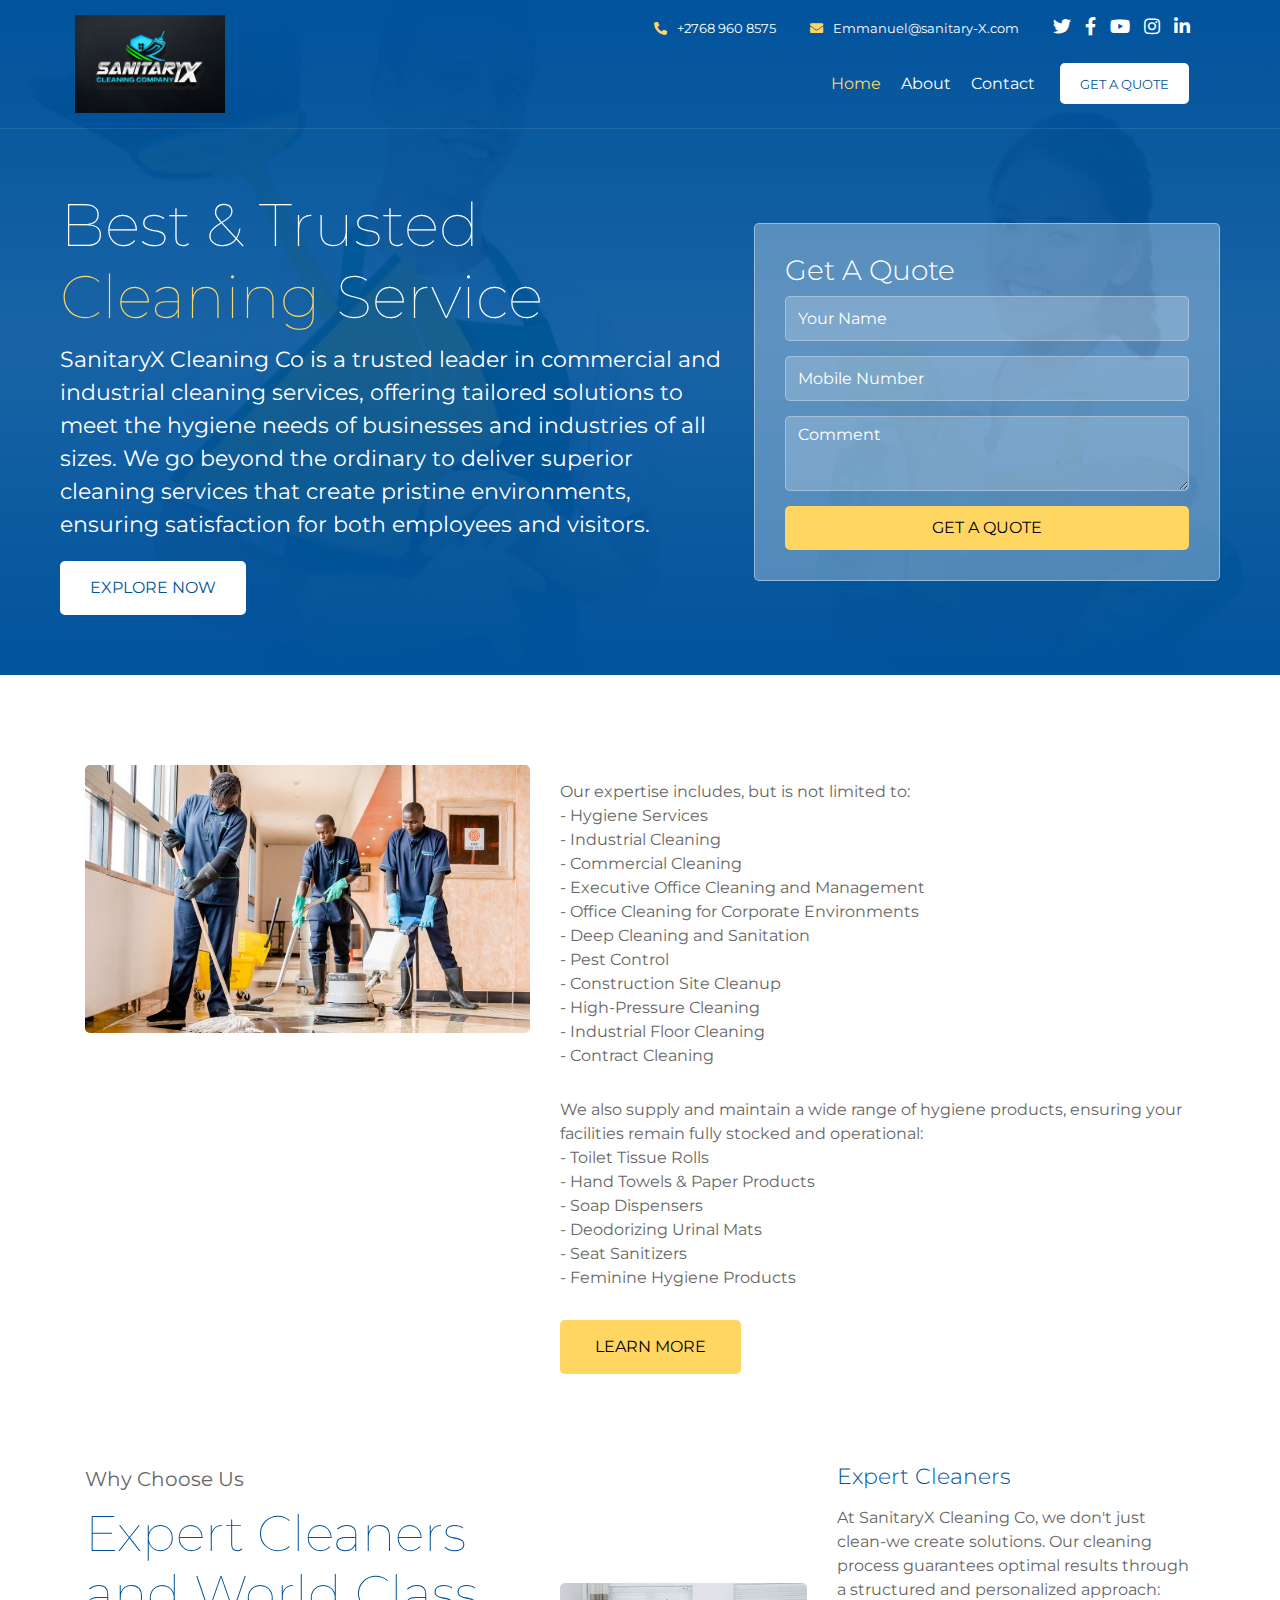
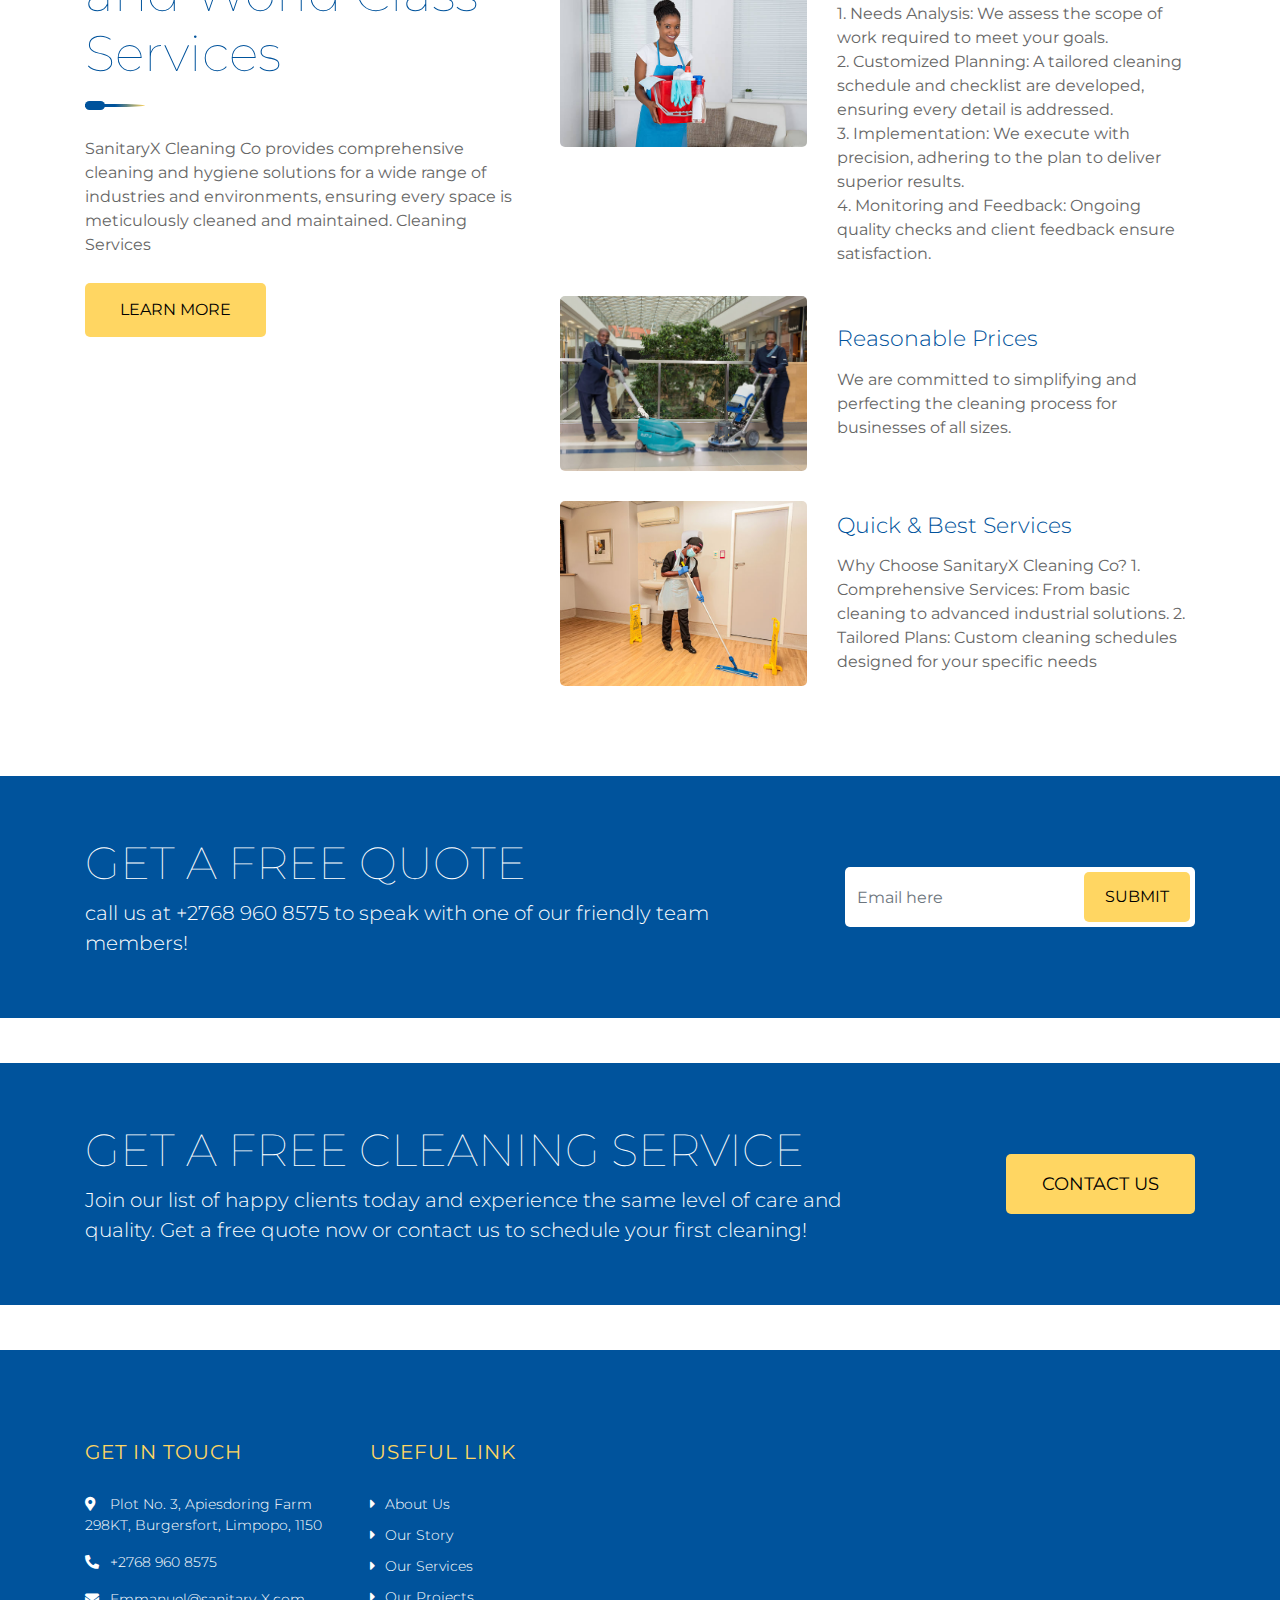
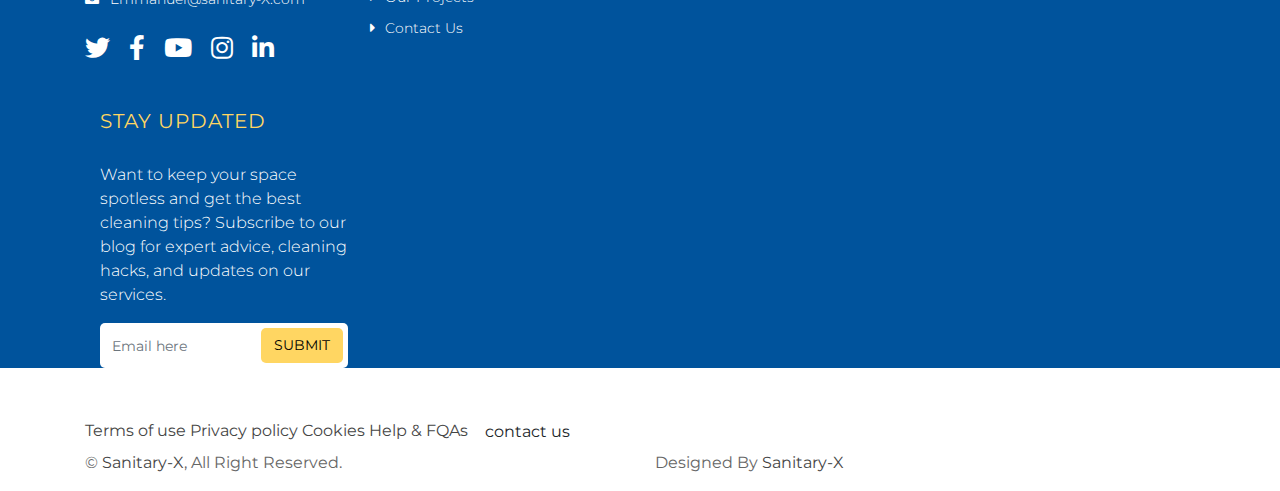
<file: index.html>
<!DOCTYPE html>
<html lang="en">
    <head>
        <meta charset="utf-8">
        <title>SanitaryX Cleaning Co</title>
        <meta content="width=device-width, initial-scale=1.0" name="viewport">
        <meta content="Cleaning Company Website Template" name="keywords">
        <meta content="Cleaning Company Website Template" name="description">

        <!-- Favicon -->
        <link href="img/favicon.ico" rel="icon">

        <!-- Google Font -->
        <link href="https://fonts.googleapis.com/css2?family=Montserrat:wght@100;300;400&display=swap" rel="stylesheet">
        
        <!-- CSS Libraries -->
        <link href="https://stackpath.bootstrapcdn.com/bootstrap/4.4.1/css/bootstrap.min.css" rel="stylesheet">
        <link href="https://cdnjs.cloudflare.com/ajax/libs/font-awesome/5.10.0/css/all.min.css" rel="stylesheet">
        <link href="lib/owlcarousel/assets/owl.carousel.min.css" rel="stylesheet">
        <link href="lib/lightbox/css/lightbox.min.css" rel="stylesheet">

        <!-- Template Stylesheet -->
        <link href="css/style.css" rel="stylesheet">
    </head>

    <body>
        <div class="wrapper">
            <!-- Header Start -->
            <div class="header home">
                <div class="container-fluid">
                    <div class="header-top row align-items-center">
                        <div class="col-lg-3">
                            <div class="brand">
                                <a href="index.html">
                                    <!-- Sanitary-X -->
                                     <img src="img/logo1.jpg" alt="Logo">
                                </a>
                            </div>
                        </div>
                        <div class="col-lg-9">
                            <div class="topbar">
                                <div class="topbar-col">
                                    <a href="tel:+68 960 8575"><i class="fa fa-phone-alt"></i>+2768 960 8575</a>
                                </div>
                                <div class="topbar-col">
                                    <a href="mailto:Emmanuel@sanitary-X.com"><i class="fa fa-envelope"></i>Emmanuel@sanitary-X.com</a>
                                </div>
                                <div class="topbar-col">
                                    <div class="topbar-social">
                                        <a href=""><i class="fab fa-twitter"></i></a>
                                        <a href=""><i class="fab fa-facebook-f"></i></a>
                                        <a href=""><i class="fab fa-youtube"></i></a>
                                        <a href=""><i class="fab fa-instagram"></i></a>
                                        <a href=""><i class="fab fa-linkedin-in"></i></a>
                                    </div>
                                </div>
                            </div>
                            <div class="navbar navbar-expand-lg bg-light navbar-light">
                                <a href="#" class="navbar-brand">MENU</a>
                                <button type="button" class="navbar-toggler" data-toggle="collapse" data-target="#navbarCollapse">
                                    <span class="navbar-toggler-icon"></span>
                                </button>

                                <div class="collapse navbar-collapse justify-content-between" id="navbarCollapse">
                                    <div class="navbar-nav ml-auto">
                                        <a href="index.html" class="nav-item nav-link active">Home</a>
                                        <a href="about.html" class="nav-item nav-link">About</a>
                                        <!--<a href="service.html" class="nav-item nav-link">Service</a>
                                        <a href="portfolio.html" class="nav-item nav-link">Project</a>-->
                                       <!-- <a href="single.html" class="nav-item nav-link">Single</a> -->
                                        <a href="contact.html" class="nav-item nav-link">Contact</a>
                                        
                                        <!--<div class="nav-item dropdown">
                                            <a href="#" class="nav-link dropdown-toggle" data-toggle="dropdown">Dropdown</a>
                                            <div class="dropdown-menu">
                                                <a href="#" class="dropdown-item">Sub Item 1</a>
                                                <a href="#" class="dropdown-item">Sub Item 2</a>
                                            </div> -->
                                        </div>
                                        <a href="mailto:Emmanuel@sanitary-X.com" class="btn">Get A Quote</a>
                                    </div>
                                </div>
                            </div>
                        </div>
                    </div>
                    
                    <div class="hero row align-items-center">
                        <div class="col-md-7">
                            <h2>Best & Trusted</h2>
                            <h2><span>Cleaning</span> Service</h2>
                            <p>SanitaryX Cleaning Co is a trusted leader in commercial and industrial cleaning services, offering tailored solutions to meet the hygiene needs of businesses and industries of all sizes. We go beyond the ordinary to deliver superior cleaning services that create pristine environments, ensuring satisfaction for both employees and visitors.</p>
                            <a class="btn" href="">Explore Now</a>
                        </div>
                        <div class="col-md-5">
                            <div class="form">
                                <h3>Get A Quote</h3>
                                <form>
                                    <input class="form-control" type="text" placeholder="Your Name">
                                    <input class="form-control" type="text" placeholder="Mobile Number">
                                    <div class="control-group">
                                        <!--<select class="custom-select">
                                            <option selected>Choose a service</option>
                                            <option value="1">House Cleaning</option>
                                            <option value="2">Apartment Cleaning</option>
                                            <option value="3">Office Cleaning</option>
                                        </select>-->
                                    </div>
                                    <textarea class="form-control" placeholder="Comment"></textarea>
                            <a href="mailto:Emmanuel@sanitary-X.com"><button class="btn btn-block">Get A Quote</button> </a>
                                </form>
                            </div>
                        </div>
                    </div>
                </div>
            </div>
            <!-- Header End -->
            
            
            <!-- About Start -->
            <div class="about">
                <div class="container">
                    <div class="row">
                        <div class="col-lg-5 col-md-6">
                            <div class="about-img">
                                <img src="img/cleaning 1.jpg" alt="Image">
                            </div>
                        </div>
                        <div class="col-lg-7 col-md-6">
                            <div class="about-text">
                                <h2><span></span> </h2>
                                <p>
                                    Our expertise includes, but is not limited to:
    <br>- Hygiene Services
    <br>- Industrial Cleaning
    <br>- Commercial Cleaning
    <br>- Executive Office Cleaning and Management     <br>- Office Cleaning for Corporate Environments     <br>- Deep Cleaning and Sanitation
    <br>- Pest Control
    <br>- Construction Site Cleanup
    <br>- High-Pressure Cleaning
    <br>- Industrial Floor Cleaning
    <br>- Contract Cleaning
                                </p>
                                <p>
                                    We also supply and maintain a wide range of hygiene products, ensuring your facilities remain fully stocked and operational:
    <br>- Toilet Tissue Rolls
    <br>- Hand Towels & Paper Products
   <br>- Soap Dispensers
    <br>- Deodorizing Urinal Mats
    <br>- Seat Sanitizers
    <br>- Feminine Hygiene Products
                                </p>
                                <a class="btn" href="">Learn More</a>
                            </div>
                        </div>
                    </div>
                </div>
            </div>
            <!-- About End -->


            <!-- Service Start -->
             <!--
            <div class="service">
                <div class="container">
                    <div class="section-header">
                        <p>Our Services</p>
                        <h2>Provide Services Worldwide</h2>
                    </div>
                    <div class="row">
                        <div class="col-lg-3 col-md-6">
                            <div class="service-item">
                                <img src="img/Cleaning2.jpg" alt="Service">
                                <h3>Factory Floor Cleaning</h3>
                                <p>
                                    Automatic Urinal Cleaners     - Paper Towel Dispensers
                                    - Air Freshener Dispensers
                                    - Hand Sanitizer Dispensers     - Hand Dryers
                                </p>
                                <a class="btn" href="">Learn More</a>
                            </div>
                        </div>
                        <div class="col-lg-3 col-md-6">
                            <div class="service-item">
                                <img src="img/cleaning3.jpg" alt="Service">
                                <h3>Equipment Cleaning</h3>
                                <p>
                                    Regular Cleaning: Routine cleaning for homes, including dusting, vacuuming, mopping, and bathroom sanitation.
Deep Cleaning 

                                </p>
                                <a class="btn" href="">Learn More</a>
                            </div>
                        </div>
                        <div class="col-lg-3 col-md-6">
                            <div class="service-item">
                                <img src="img/cleaning4.webp" alt="Service">
                                <h3>Pressure Washing</h3>
                                <p>
                                    High-pressure water or steam used to clean surfaces like walls, floors, and heavy machinery
                                </p>
                                <a class="btn" href="">Learn More</a>
                            </div>
                        </div>
                        <div class="col-lg-3 col-md-6">
                            <div class="service-item">
                                <img src="img/cleaning5.jpg" alt="Service">
                                <h3>Post-construction Cleaning</h3>
                                <p>
                                    Removing debris, dust, and residue after construction or renovation work in industrial spaces
                                </p>
                                <a class="btn" href="">Learn More</a>
                            </div>
                        </div>
                    </div>
                </div>
            </div>-->
            <!-- Service End -->
        
            
            <!-- Feature Start -->
            <div class="feature">
                <div class="container">
                    <div class="row">
                        <div class="col-md-5">
                            <div class="section-header left">
                                <p>Why Choose Us</p>
                                <h2>Expert Cleaners and World Class Services</h2>
                            </div>
                            <p>
                                SanitaryX Cleaning Co provides comprehensive cleaning and hygiene solutions for a wide range of industries and environments, ensuring every space is meticulously cleaned and maintained.
Cleaning Services
                            </p>
                            <a class="btn" href="">Learn More</a>
                        </div>
                        <div class="col-md-7">
                            <div class="row align-items-center feature-item">
                                <div class="col-5">
                                    <img src="img/cleaning6.jpg" alt="Feature">
                                </div>
                                <div class="col-7">
                                    <h3>Expert Cleaners</h3>
                                    <p>At SanitaryX Cleaning Co, we don't just clean-we create solutions. Our cleaning process guarantees optimal results through a structured and personalized approach:
                                        <br>1. Needs Analysis: We assess the scope of work required to meet your goals.
                                        <br>2. Customized Planning: A tailored cleaning schedule and checklist are developed, ensuring every detail is addressed.
                                        <br>3. Implementation: We execute with precision, adhering to the plan to deliver superior results.
    <br>4. Monitoring and Feedback: Ongoing quality checks and client feedback ensure satisfaction.
                                    </p>
                                        
                                </div>
                            </div>
                            <div class="row align-items-center feature-item">
                                <div class="col-5">
                                    <img src="img/cleaning7.jpg" alt="Feature">
                                </div>
                                <div class="col-7">
                                    <h3>Reasonable Prices</h3>
                                    <p>
                                        We are committed to simplifying and perfecting the cleaning process for businesses of all sizes.
                                    </p>
                                </div>
                            </div>
                            <div class="row align-items-center feature-item">
                                <div class="col-5">
                                    <img src="img/cleaning8.jpg" alt="Feature">
                                </div>
                                <div class="col-7">
                                    <h3>Quick & Best Services</h3>
                                    <p>
                                        Why Choose SanitaryX Cleaning Co?
    1. Comprehensive Services: From basic cleaning to advanced industrial solutions.    2. Tailored Plans: Custom cleaning schedules designed for your specific needs
                                    </p>
                                </div>
                            </div>
                        </div>
                    </div>
                </div>
            </div>
            <!-- Feature End -->
            
            
            <!-- Team Start -->
             <!--
            <div class="team">
                <div class="container">
                    <div class="section-header">
                        <p>Team Member</p>
                        <h2>Meet Our Expert Cleaners</h2>
                    </div>
                    <div class="row">
                        <div class="col-lg-3 col-md-6">
                            <div class="team-item">
                                <div class="team-img">
                                    <img src="img/cleaning11.jpg" alt="Team Image">
                                </div>
                                <div class="team-text">
                                    <h2>Emmanuel Olebu</h2>
                                    <h3>CEO</h3>
                                    <div class="team-social">
                                        <a class="social-tw" href=""><i class="fab fa-twitter"></i></a>
                                        <a class="social-fb" href=""><i class="fab fa-facebook-f"></i></a>
                                        <a class="social-li" href=""><i class="fab fa-linkedin-in"></i></a>
                                        <a class="social-in" href=""><i class="fab fa-instagram"></i></a>
                                    </div>
                                </div>
                            </div>
                        </div>
                        <div class="col-lg-3 col-md-6">
                            <div class="team-item">
                                <div class="team-img">
                                    <img src="img/team-2.jpg" alt="Team Image">
                                </div>
                                <div class="team-text">
                                    <h2>Mollie Ross</h2>
                                    <h3>Team Manager</h3>
                                    <div class="team-social">
                                        <a class="social-tw" href=""><i class="fab fa-twitter"></i></a>
                                        <a class="social-fb" href=""><i class="fab fa-facebook-f"></i></a>
                                        <a class="social-li" href=""><i class="fab fa-linkedin-in"></i></a>
                                        <a class="social-in" href=""><i class="fab fa-instagram"></i></a>
                                    </div>
                                </div>
                            </div>
                        </div>
                        <div class="col-lg-3 col-md-6">
                            <div class="team-item">
                                <div class="team-img">
                                    <img src="img/team-3.jpg" alt="Team Image">
                                </div>
                                <div class="team-text">
                                    <h2>Dylan Adams</h2>
                                    <h3>Cleaner</h3>
                                    <div class="team-social">
                                        <a class="social-tw" href=""><i class="fab fa-twitter"></i></a>
                                        <a class="social-fb" href=""><i class="fab fa-facebook-f"></i></a>
                                        <a class="social-li" href=""><i class="fab fa-linkedin-in"></i></a>
                                        <a class="social-in" href=""><i class="fab fa-instagram"></i></a>
                                    </div>
                                </div>
                            </div>
                        </div>
                        <div class="col-lg-3 col-md-6">
                            <div class="team-item">
                                <div class="team-img">
                                    <img src="img/team-4.jpg" alt="Team Image">
                                </div>
                                <div class="team-text">
                                    <h2>Jennifer Page</h2>
                                    <h3>Cleaner</h3>
                                    <div class="team-social">
                                        <a class="social-tw" href=""><i class="fab fa-twitter"></i></a>
                                        <a class="social-fb" href=""><i class="fab fa-facebook-f"></i></a>
                                        <a class="social-li" href=""><i class="fab fa-linkedin-in"></i></a>
                                        <a class="social-in" href=""><i class="fab fa-instagram"></i></a>
                                    </div>
                                </div>
                            </div>
                        </div>
                    </div>
                </div>
            </div>
            <!-- Team End --> 
    


            <!-- FAQs Start -->
            <!--<div class="faqs">
                <div class="container">
                    <div class="row">
                        <div class="col-md-5">
                            <div class="section-header left">
                                <p>You Might Ask</p>
                                <h2>Frequently Asked Questions</h2>
                            </div>
                            <img src="img/faqs.jpg" alt="Image">
                        </div>
                        <div class="col-md-7">
                            <div id="accordion">
                                <div class="card">
                                    <div class="card-header">
                                        <a class="card-link collapsed" data-toggle="collapse" href="#collapseOne" aria-expanded="true">
                                            <span>1</span> What cleaning services do you offer?
                                        </a>
                                    </div>
                                    <div id="collapseOne" class="collapse show" data-parent="#accordion">
                                        <div class="card-body">
                                            We offer a wide range of services including residential cleaning, commercial cleaning, deep cleaning, move-in/move-out cleaning, post-construction cleaning, carpet and upholstery cleaning, window cleaning, and more. We also provide eco-friendly cleaning options using green products.
                                        </div>
                                    </div>
                                </div>
                                <div class="card">
                                    <div class="card-header">
                                        <a class="card-link" data-toggle="collapse" href="#collapseTwo">
                                            <span>2</span> How do I book a cleaning service?
                                        </a>
                                    </div>
                                    <div id="collapseTwo" class="collapse" data-parent="#accordion">
                                        <div class="card-body">
                                            Booking a cleaning service is simple! You can either contact us through our online booking system, call us at [phone number], or send us an email at [email address]. We’ll discuss your needs and schedule a convenient time.
                                        </div>
                                    </div>
                                </div>
                                <div class="card">
                                    <div class="card-header">
                                        <a class="card-link" data-toggle="collapse" href="#collapseThree">
                                            <span>3</span> How much do your cleaning services cost?
                                        </a>
                                    </div>
                                    <div id="collapseThree" class="collapse" data-parent="#accordion">
                                        <div class="card-body">
                                            Our pricing depends on factors like the size of the space, the type of service you need, and how often you require cleaning. For an accurate estimate, please get in touch with us for a free quote.
                                        </div>
                                    </div>
                                </div>
                                <div class="card">
                                    <div class="card-header">
                                        <a class="card-link" data-toggle="collapse" href="#collapseFour">
                                            <span>4</span> Do I need to be home when you clean?
                                        </a>
                                    </div>
                                    <div id="collapseFour" class="collapse" data-parent="#accordion">
                                        <div class="card-body">
                                            No, you don’t have to be home during the cleaning. Many of our clients prefer to give us access to their property using a key, code, or lockbox. We can arrange this based on your comfort level and preferences.
                                        </div>
                                    </div>
                                </div>
                                <div class="card">
                                    <div class="card-header">
                                        <a class="card-link" data-toggle="collapse" href="#collapseFour">
                                            <span>5</span> What cleaning products do you use?
                                        </a>
                                    </div>
                                    <div id="collapseFour" class="collapse" data-parent="#accordion">
                                        <div class="card-body">
                                            We use high-quality, effective cleaning products, including eco-friendly options. If you prefer a specific brand or have any sensitivities, please let us know, and we’ll do our best to accommodate your needs.
                                        </div>
                                    </div>
                                </div> 
                            </div>
                            <a class="btn" href="contact.html">Ask more</a>
                        </div>
                    </div>
                </div>
            </div>-->
            <!-- FAQs End -->
            
            
            <!-- Pricing Plan Start 
            <div class="price">
                <div class="container">
                    <div class="section-header">
                        <p>Pricing Plan</p>
                        <h2>No Extra Hidden Charges</h2>
                    </div>
                    <div class="row">
                        <div class="col-md-4">
                            <div class="price-item">
                                <div class="price-header">
                                    <div class="price-icon">
                                        <i class="fa fa-home"></i>
                                    </div>
                                    <div class="price-title">
                                        <h2>Standard</h2>
                                    </div>
                                    <div class="price-pricing">
                                        <h2><small>$</small>99</h2> -->
                                    <!--</div>
                                </div>
                                <div class="price-body">
                                    <div class="price-des">
                                        <ul>
                                            <li>3 Bedrooms cleaning</li>
                                            <li>2 Bathrooms cleaning</li>
                                            <li>1 Living room Cleaning</li>
                                            <li>Vacuum Cleaning</li>
                                            <li>Within 6 Hours</li>
                                        </ul>-->
                                    <!--</div>
                                </div>
                                <div class="price-footer">
                                    <div class="price-action">
                                        <a href="contact.html"><i class="fa fa-shopping-cart"></i>Book Now</a>
                                    </div>
                                </div>
                            </div>
                        </div>
                        <div class="col-md-4">
                            <div class="price-item featured-item">
                                <div class="price-header">
                                    <div class="price-icon">
                                        <i class="fa fa-star"></i>
                                    </div>
                                    <div class="price-title">
                                        <h2>Premium</h2>
                                    </div>
                                    <div class="price-pricing">
                                        -<h2><small>$</small>149</h2>-->
                                    <!--</div>
                                </div>
                                <div class="price-body">
                                    <div class="price-des">
                                        <<ul>
                                            <li>5 Bedrooms cleaning</li>
                                            <li>3 Bathrooms cleaning</li>
                                            <li>2 Living room Cleaning</li>
                                            <li>Vacuum Cleaning</li>
                                            <li>Within 6 Hours</li>
                                        </ul> -->
                                    <!--</div>
                                </div>
                                <div class="price-footer">
                                    <div class="price-action">
                                        <a href="contact.html"><i class="fa fa-shopping-cart"></i>Book Now</a>
                                    </div>
                                </div>
                            </div>
                        </div>
                        <div class="col-md-4">
                            <div class="price-item">
                                <div class="price-header">
                                    <div class="price-icon">
                                        <i class="fa fa-gift"></i>
                                    </div>
                                    <div class="price-title">
                                        <h2>Enterprise</h2>
                                    </div>
                                    <div class="price-pricing">
                                        <h2><small>$</small>199</h2>
                                    </div>
                                </div>
                                <div class="price-body">
                                    <div class="price-des">
                                        <ul>
                                            <li>8 Bedrooms cleaning</li>
                                            <li>5 Bathrooms cleaning</li>
                                            <li>3 Living room Cleaning</li>
                                            <li>Vacuum Cleaning</li>
                                            <li>Within 12 Hours</li>
                                        </ul> -->
                                    <!--</div>
                                </div>
                                <div class="price-footer">
                                    <div class="price-action">
                                        <a href=""><i class="fa fa-shopping-cart"></i>Book Now</a>
                                    </div>
                                </div>
                            </div>
                        </div>
                    </div>
                </div>
            </div>
            <!-- Pricing Plan End -->
            
            
            <!-- Newsletter Start -->
            <div class="newsletter">
                <div class="container">
                    <div class="row align-items-center">
                        <div class="col-md-8">
                            <h2>Get A Free Quote</h2>
                            <p>
                                call us at +2768 960 8575 to speak with one of our friendly team members!


                            </p>
                        </div>
                        <div class="col-md-4">
                            <div class="form">
                                <input class="form-control" placeholder="Email here">
                                <a href="mailto:Emmanuel@sanitary-X.com"><button class="btn">Submit</button></a>
                            </div>
                        </div>
                    </div>
                </div>
            </div>
            <!-- Newsletter End -->


            <!-- Testimonial Start -->
            <!--<div class="testimonial">
                <div class="container">
                    <div class="section-header">
                        <p>Client Review</p>
                        <h2>Client Says About Service</h2>
                    </div>
                    <div class="owl-carousel testimonials-carousel">
                        <div class="testimonial-item">
                            <div class="testimonial-img">
                                <img src="img/cleaner1.webp" alt="">
                            </div>
                            <div class="testimonial-content">
                                <p>
                                    I’ve used sanitary-x for both residential and office cleaning, and I’m always impressed with the quality of their work. The team is friendly, professional, and thorough. I trust them to handle everything from regular cleanings to deep cleans after events. Highly recommend!"
                                </p>
                                <h3>Sarah M.</h3>
                                <h4>Business Owner</h4>
                            </div>
                        </div>
                        <div class="testimonial-item">
                            <div class="testimonial-img">
                                <img src="img/testimonial-2.jpg" alt="">
                            </div>
                            <div class="testimonial-content">
                                <p>
                                    The team at Sanitary-X is simply the best! I’ve tried other cleaning services, but none compare. They pay attention to every detail and make my home feel fresh and inviting every time. I also love that they use eco-friendly products!
                                </p>
                                <h3>Mark T.</h3>
                                <h4>Homeowner</h4>
                            </div>
                        </div>
                        <div class="testimonial-item">
                            <div class="testimonial-img">
                                <img src="img/testimonial-3.jpg" alt="">
                            </div>
                            <div class="testimonial-content">
                                <p>
                                    "We’ve been using [Your Company Name] for our office cleaning for over a year now, and they’ve consistently done an amazing job. They’re reliable, professional, and always go above and beyond to ensure our workspace is spotless. It’s such a relief knowing we can rely on them!"
                                </p>
                                <h3>Jessica L.</h3>
                                <h4>Office Manager</h4>
                            </div>
                        </div>
                        <div class="testimonial-item">
                            <div class="testimonial-img">
                                <img src="img/testimonial-4.jpg" alt="">
                            </div>
                            <div class="testimonial-content">
                                <p>
                                    "We had a post-renovation deep clean, and I couldn’t believe the difference. They removed all the dust and debris, and my home looked brand new. The team was so careful with our furniture and belongings, and we are thrilled with the results!"
                                </p>
                                                          
                                <h3>David & Laura B.</h3>
                                <h4> Homeowners</h4> 
                            </div>
                        </div>
                    </div>
                </div>
            </div>-->
            <!-- Testimonial End -->
            
            
            <!-- Call to Action Start -->
            <div class="call-to-action">
                <div class="container">
                    <div class="row align-items-center">
                        <div class="col-md-9">
                            <h2>Get A Free Cleaning Service</h2>
                            <p>
                                Join our list of happy clients today and experience the same level of care and quality. Get a free quote now or contact us to schedule your first cleaning!


                            </p>
                        </div>
                        <div class="col-md-3">
                            <a class="btn" href="contact.html">Contact Us</a>
                        </div>
                    </div>
                </div>
            </div>
            <!-- Call to Action End -->


            <!-- Blog Start -->
            <!--<div class="blog">
                <div class="container">
                    <div class="section-header">
                        <p>Latest From Blog</p>
                        <h2>Stay Updated From Our Blog</h2>
                    </div>
                    <div class="row">
                        <div class="col-lg-4 col-md-6">
                            <div class="blog-item">
                                <img src="img/cleaner2.jpg" alt="Blog">
                                <h3>Team Cleaning </h3>
                                <div class="meta">
                                    <i class="fa fa-list-alt"></i>
                                    <a href="">Flour Cleaning</a>
                                    <i class="fa fa-calendar-alt"></i>
                                    <p>11-Jan-2025</p>
                                </div>
                                <p>
                                    Hardwood floors are beautiful but require delicate care. Use a microfiber mop and a mild cleaner designed for wood to avoid damaging the finish. Avoid soaking the wood with excessive water, as it can cause warping.
                                </p>
                                <a class="btn" href="">Learn More</a>
                            </div>
                        </div>
                        <div class="col-lg-4 col-md-6">
                            <div class="blog-item">
                                <img src="img/cleaner3.jpg" alt="Blog">
                                <h3>Glass Cleaning</h3>
                                <div class="meta">
                                    <i class="fa fa-list-alt"></i>
                                    <a href="">Glass Cleaning</a>
                                    <i class="fa fa-calendar-alt"></i>
                                    <p>11-Jan-2025</p>
                                </div>
                                <p>
                                    Tiles are relatively easy to clean, but grout can get stained over time. Use a combination of vinegar and baking soda to clean grout lines, or invest in a grout cleaner to restore its original shine.
                                </p>
                                <a class="btn" href="">Learn More</a>
                            </div>
                        </div>
                        <div class="col-lg-4 col-md-6">
                            <div class="blog-item">
                                <img src="img/cleaner4.jpg" alt="Blog">
                                <h3>Carpet Cleaning</h3>
                                <div class="meta">
                                    <i class="fa fa-list-alt"></i>
                                    <a href="">Carpet Cleaning</a>
                                    <i class="fa fa-calendar-alt"></i>
                                    <p>11-Jan-2025</p>
                                </div>
                                <p>
                                    Regular vacuuming is a must to prevent dirt buildup. For deep cleaning, consider a professional steam cleaning service or use a carpet cleaner with a gentle solution to tackle stubborn stains.
                                </p>
                                <a class="btn" href="">Learn More</a>
                            </div>
                        </div>
                    </div>
                </div>
            </div>-->
            <!-- Blog End -->


            <!-- Footer Start -->
            <div class="footer">
                <div class="container">
                    <div class="row">
                        <div class="col-md-6 col-lg-3">
                            <div class="footer-contact">
                                <h2>Get In Touch</h2>
                                <p><i class="fa fa-map-marker-alt"></i>Plot No. 3, Apiesdoring Farm 298KT, Burgersfort, Limpopo, 1150</p>
                                <p><i class="fa fa-phone-alt"></i>+2768 960 8575</p>
                                <p><i class="fa fa-envelope"></i>Emmanuel@sanitary-X.com</p>
                                <div class="footer-social">
                                    <a href=""><i class="fab fa-twitter"></i></a>
                                    <a href=""><i class="fab fa-facebook-f"></i></a>
                                    <a href=""><i class="fab fa-youtube"></i></a>
                                    <a href=""><i class="fab fa-instagram"></i></a>
                                    <a href=""><i class="fab fa-linkedin-in"></i></a>
                                </div>
                            </div>
                        </div>
                        <div class="col-md-6 col-lg-3">
                            <div class="footer-link">
                                <h2>Useful Link</h2>
                                <a href="about.html">About Us</a>
                                <a href="service.html">Our Story</a>
                                <a href="service.html">Our Services</a>
                                <a href="portfolio.html">Our Projects</a>
                                <a href="contact.html">Contact Us</a>
                            </div>
                        </div>
                        
                        <!--<div class="col-md-6 col-lg-3">
                            <div class="footer-link">
                                <h2>Useful Link</h2>
                                <a href="">Our Clients</a>
                                <a href="">Clients Review</a>
                                <a href="service.html">Ongoing Project</a>
                                <a href="contact.html">Customer Support</a>
                                <a href="contact.html">FAQs</a>
                            </div>-->
                        </div>
                        <div class="col-md-6 col-lg-3">
                            <div class="footer-form">
                                <h2>Stay Updated</h2>
                                <p>
                                    Want to keep your space spotless and get the best cleaning tips? Subscribe to our blog for expert advice, cleaning hacks, and updates on our services.
                                </p>
                                <input class="form-control" placeholder="Email here">
                                <a href="Emmanuel@sanitary-X.com"><button class="btn">Submit</button></a>
                            </div>
                        </div>
                    </div>
                </div>
                <div class="container footer-menu">
                    <div class="f-menu">
                        <a href="">Terms of use</a>
                        <a href="">Privacy policy</a>
                        <a href="">Cookies</a>
                        <a href="contact.html">Help & FQAs</a>
                        <a href="contact.html"><button class="btn">contact us</button></a>
                    </div>
                </div>
                <div class="container copyright">
                    <div class="row">
                        <div class="col-md-6">
                            <p>&copy; <a href="https://sanitary-x.com">Sanitary-X</a>, All Right Reserved.</p>
                        </div>
                        <div class="col-md-6">
                            <p>Designed By <a href="https://sanitary-x.com">Sanitary-X</a></p>
                        </div>
                    </div>
                </div>
            </div>
            <!-- Footer End -->
            
            <a href="#" class="back-to-top"><i class="fa fa-chevron-up"></i></a>
        </div>

        <!-- JavaScript Libraries -->
        <script src="https://code.jquery.com/jquery-3.4.1.min.js"></script>
        <script src="https://stackpath.bootstrapcdn.com/bootstrap/4.4.1/js/bootstrap.bundle.min.js"></script>
        <script src="lib/easing/easing.min.js"></script>
        <script src="lib/owlcarousel/owl.carousel.min.js"></script>
        <script src="lib/isotope/isotope.pkgd.min.js"></script>
        <script src="lib/lightbox/js/lightbox.min.js"></script>

        <!-- Template Javascript -->
        <script src="js/main.js"></script>
    </body>
</html>
</file>
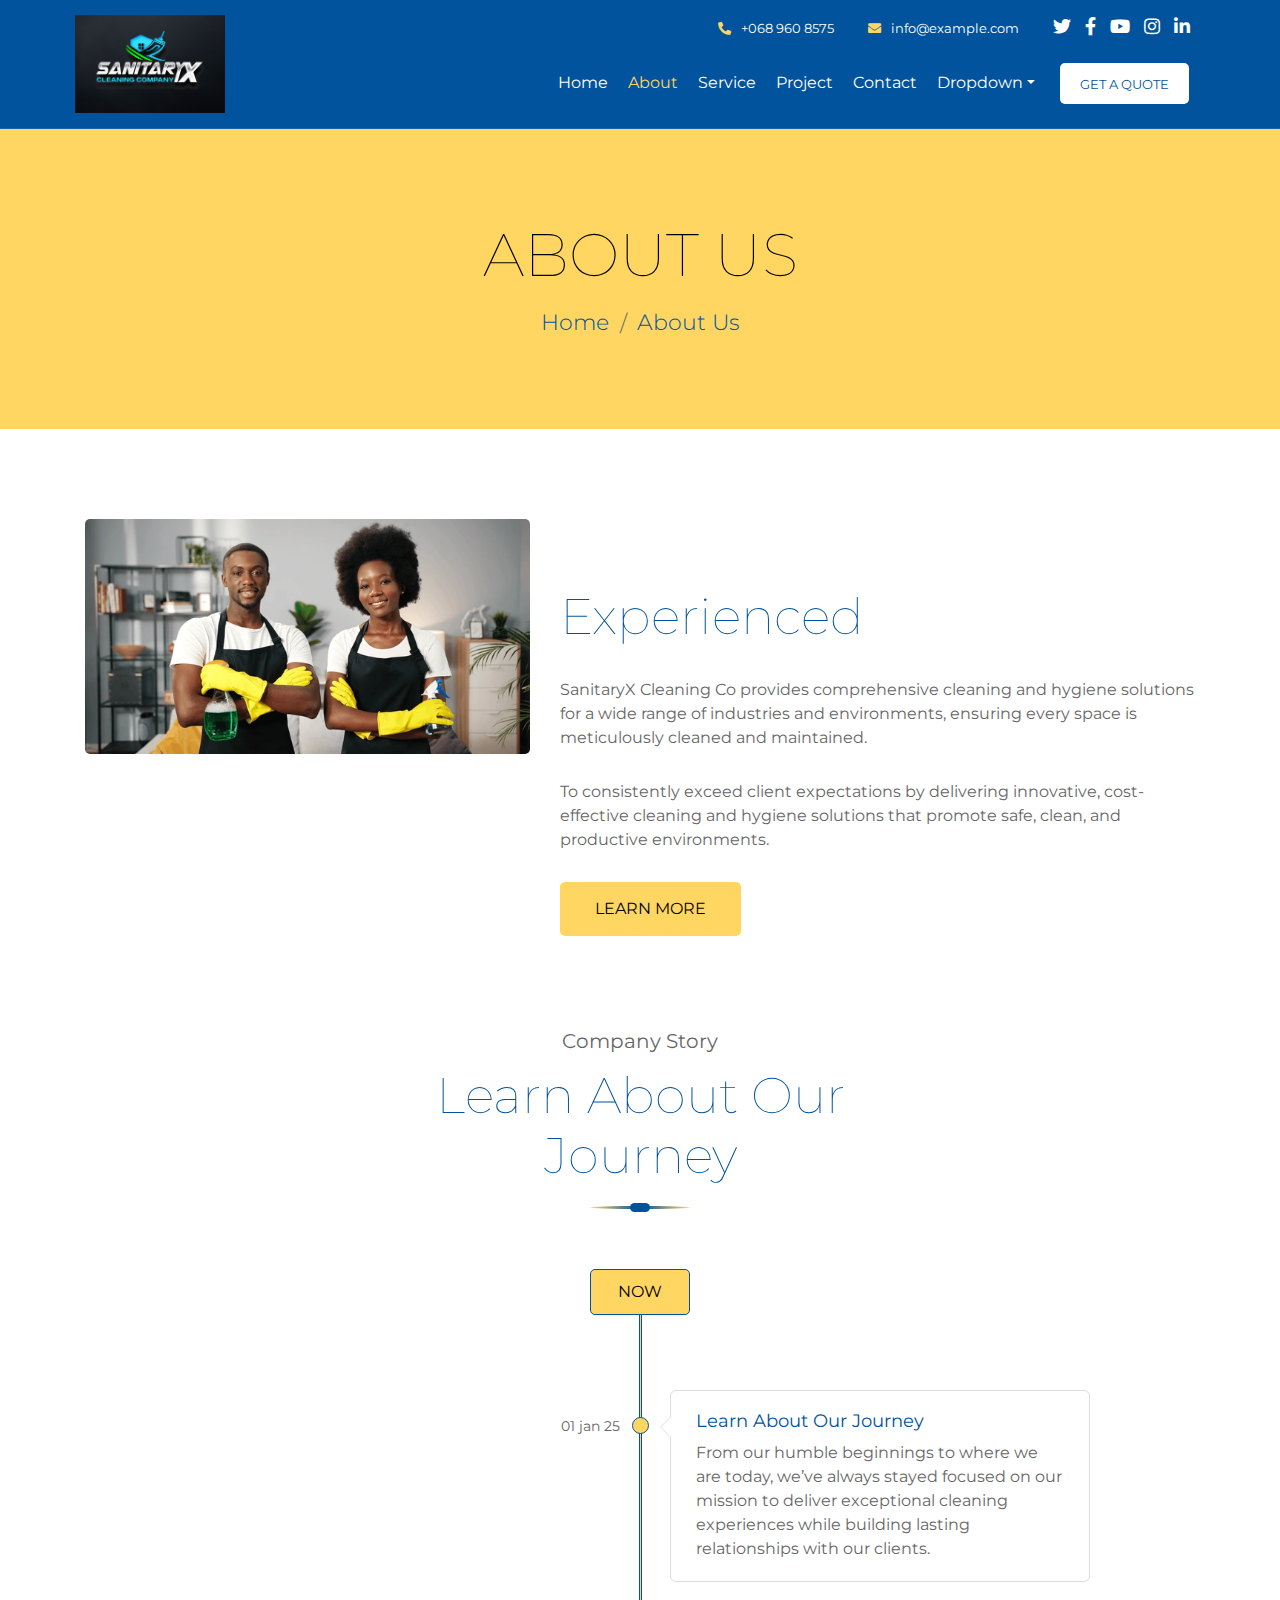
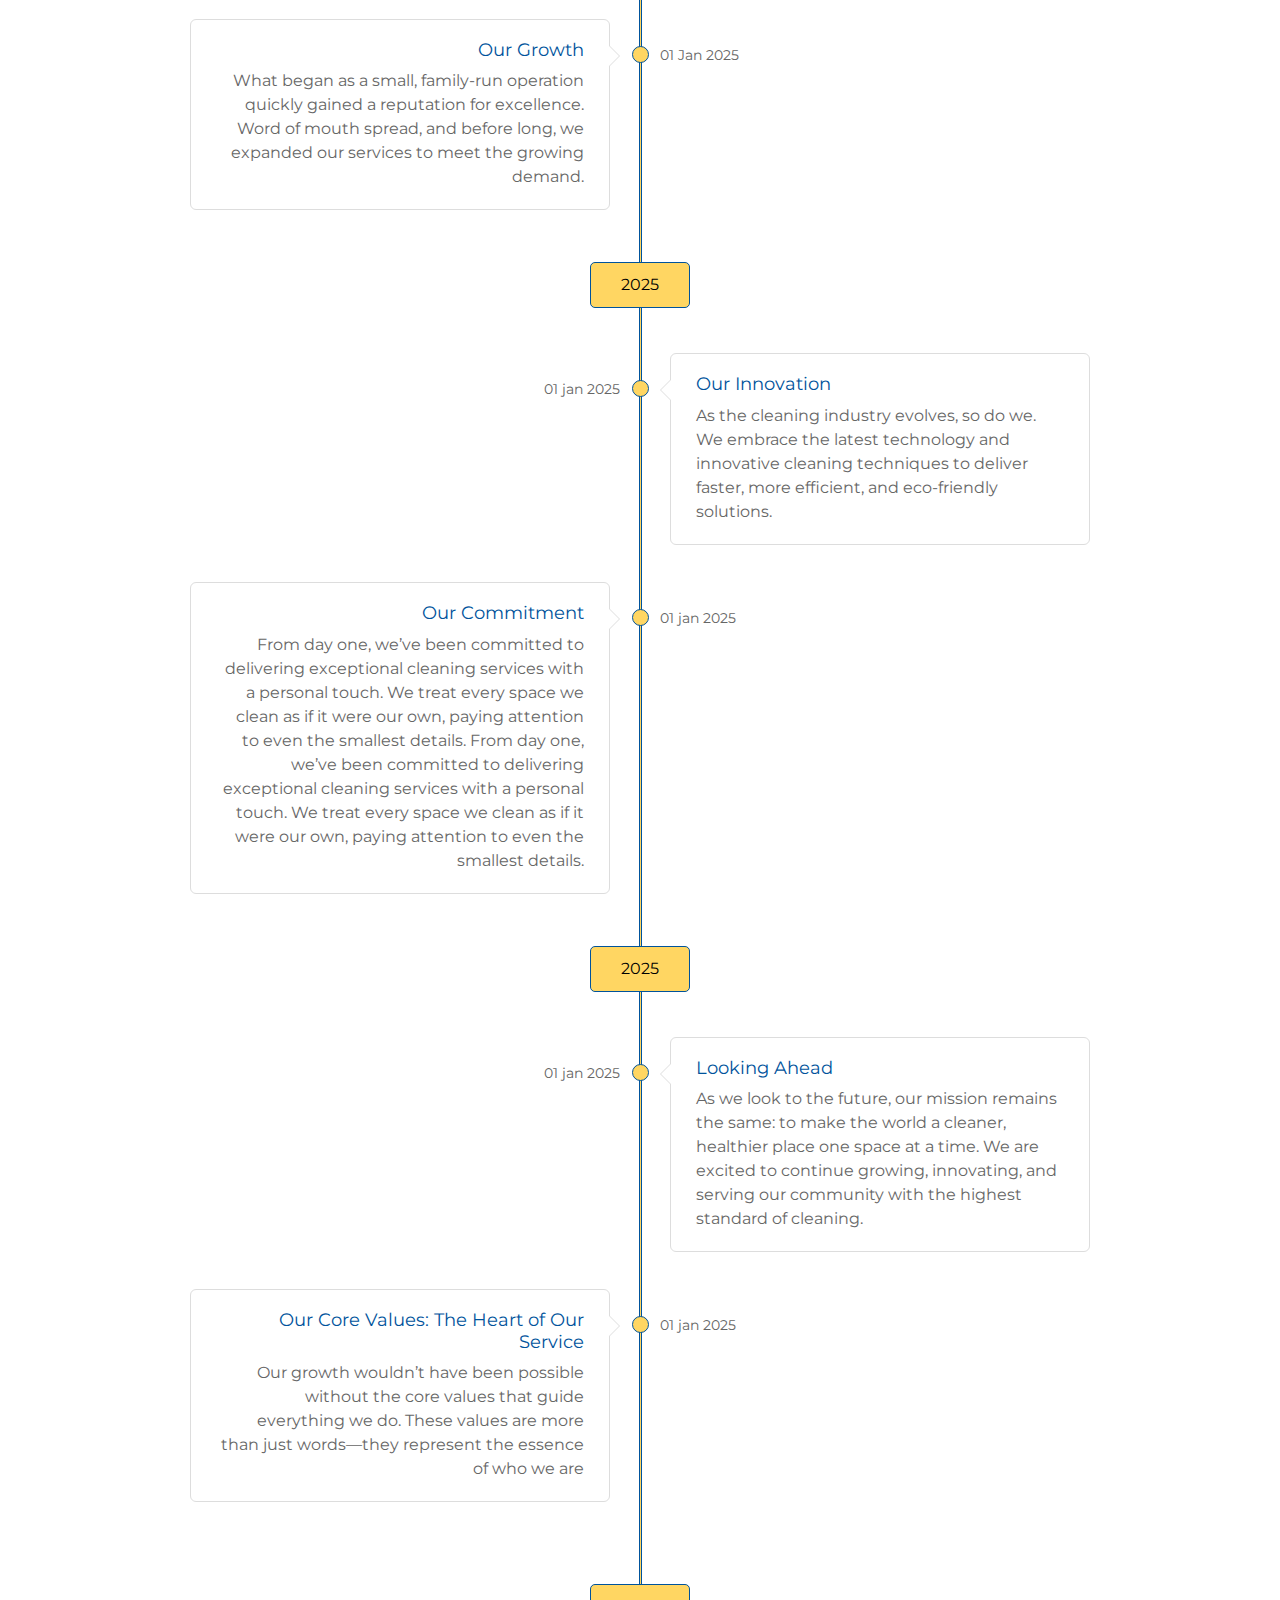
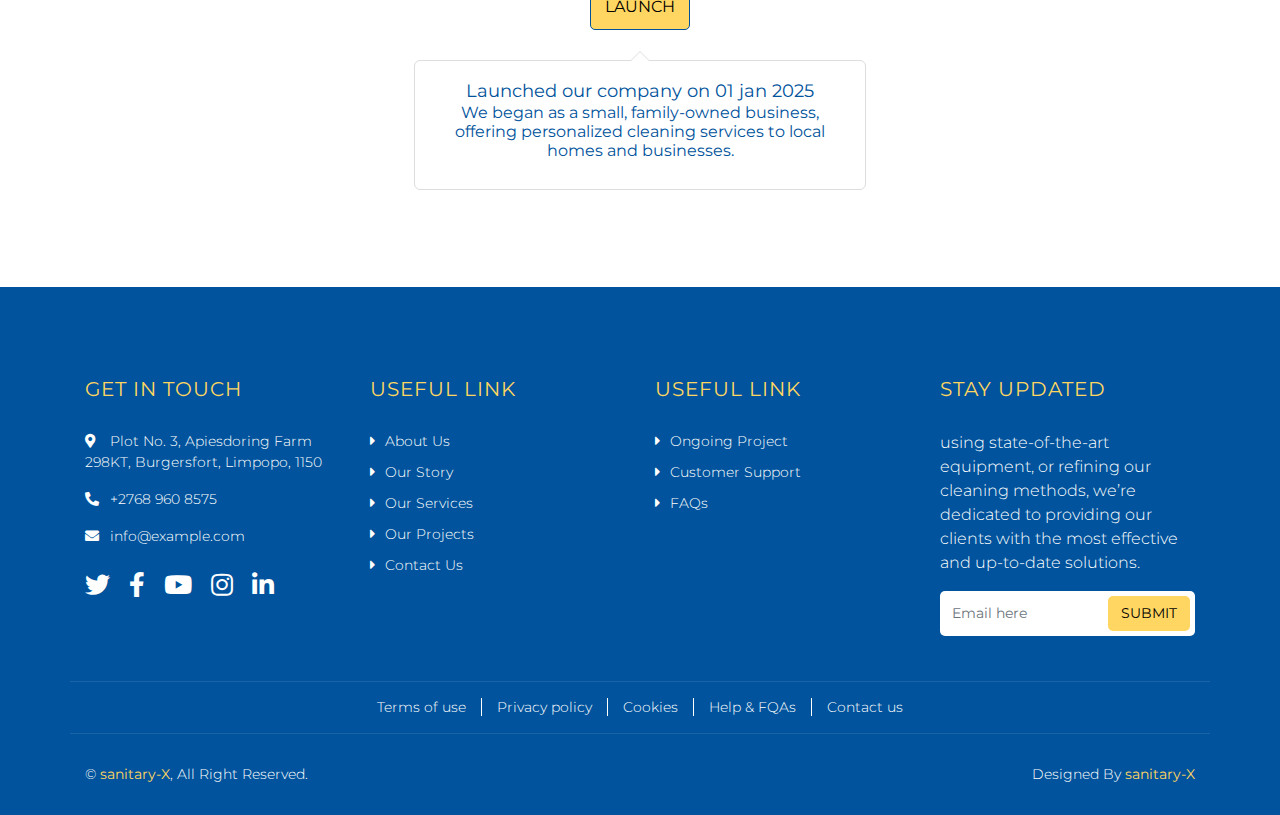
<file: about.html>
<!DOCTYPE html>
<html lang="en">
    <head>
        <meta charset="utf-8">
        <title>SanitaryX Cleaning Co</title>
        <meta content="width=device-width, initial-scale=1.0" name="viewport">
        <meta content="Cleaning Company Website Template" name="keywords">
        <meta content="Cleaning Company Website Template" name="description">

        <!-- Favicon -->
        <link href="img/favicon.ico" rel="icon">

        <!-- Google Font -->
        <link href="https://fonts.googleapis.com/css2?family=Montserrat:wght@100;300;400&display=swap" rel="stylesheet">
        
        <!-- CSS Libraries -->
        <link href="https://stackpath.bootstrapcdn.com/bootstrap/4.4.1/css/bootstrap.min.css" rel="stylesheet">
        <link href="https://cdnjs.cloudflare.com/ajax/libs/font-awesome/5.10.0/css/all.min.css" rel="stylesheet">
        <link href="lib/owlcarousel/assets/owl.carousel.min.css" rel="stylesheet">
        <link href="lib/lightbox/css/lightbox.min.css" rel="stylesheet">

        <!-- Template Stylesheet -->
        <link href="css/style.css" rel="stylesheet">
    </head>

    <body>
        <div class="wrapper">
            <!-- Header Start -->
            <div class="header">
                <div class="container-fluid">
                    <div class="header-top row align-items-center">
                        <div class="col-lg-3">
                            <div class="brand">
                                <a href="index.html">
                                    <img src="img/logo1.jpg" alt="Logo">
                                </a>
                            </div>
                        </div>
                        <div class="col-lg-9">
                            <div class="topbar">
                                <div class="topbar-col">
                                    <a href="tel:+012 345 67890"><i class="fa fa-phone-alt"></i>+068 960 8575</a>
                                </div>
                                <div class="topbar-col">
                                    <a href="mailto:Emmanuel@sanitary-X.com"><i class="fa fa-envelope"></i>info@example.com</a>
                                </div>
                                <div class="topbar-col">
                                    <div class="topbar-social">
                                        <a href=""><i class="fab fa-twitter"></i></a>
                                        <a href=""><i class="fab fa-facebook-f"></i></a>
                                        <a href=""><i class="fab fa-youtube"></i></a>
                                        <a href=""><i class="fab fa-instagram"></i></a>
                                        <a href=""><i class="fab fa-linkedin-in"></i></a>
                                    </div>
                                </div>
                            </div>
                            <div class="navbar navbar-expand-lg bg-light navbar-light">
                                <a href="#" class="navbar-brand">MENU</a>
                                <button type="button" class="navbar-toggler" data-toggle="collapse" data-target="#navbarCollapse">
                                    <span class="navbar-toggler-icon"></span>
                                </button>

                                <div class="collapse navbar-collapse justify-content-between" id="navbarCollapse">
                                    <div class="navbar-nav ml-auto">
                                        <a href="index.html" class="nav-item nav-link">Home</a>
                                        <a href="about.html" class="nav-item nav-link active">About</a>
                                        <a href="service.html" class="nav-item nav-link">Service</a>
                                        <a href="portfolio.html" class="nav-item nav-link">Project</a>
                                    <!--    <a href="single.html" class="nav-item nav-link">Single</a>  -->
                                        <a href="contact.html" class="nav-item nav-link">Contact</a>
                                        <div class="nav-item dropdown">
                                            <a href="#" class="nav-link dropdown-toggle" data-toggle="dropdown">Dropdown</a>
                                            <div class="dropdown-menu">
                                                <a href="#" class="dropdown-item">Sub Item 1</a>
                                                <a href="#" class="dropdown-item">Sub Item 2</a>
                                            </div>
                                        </div>
                                        <a href="contact.html" class="btn">Get A Quote</a>
                                    </div>
                                </div>
                            </div>
                        </div>
                    </div>
                </div>
            </div>
            <!-- Header End -->
            
            
            <!-- Page Header Start -->
            <div class="page-header">
                <div class="container">
                    <div class="row">
                        <div class="col-12">
                            <h2>About Us</h2>
                        </div>
                        <div class="col-12">
                            <a href="">Home</a>
                            <a href="">About Us</a>
                        </div>
                    </div>
                </div>
            </div>
            <!-- Page Header End -->


            <!-- About Start -->
            <div class="about">
                <div class="container">
                    <div class="row">
                        <div class="col-lg-5 col-md-6">
                            <div class="about-img">
                                <img src="img/cleaner5.webp" alt="Image">
                            </div>
                        </div>
                        <div class="col-lg-7 col-md-6">
                            <div class="about-text">
                                <h2><span></span> Experienced</h2>
                                <p>
                                    SanitaryX Cleaning Co provides comprehensive cleaning and hygiene solutions for a wide range of
industries and environments, ensuring every space is meticulously cleaned and maintained.
                                </p>
                                <p>
                                    To consistently exceed client expectations by delivering innovative, cost-effective cleaning and
hygiene solutions that promote safe, clean, and productive environments.
                                </p>
                                <a class="btn" href="">Learn More</a>
                            </div>
                        </div>
                    </div>
                </div>
            </div>
            <!-- About End -->


            <!-- Story Start -->
            <div class="story">
                <div class="container">
                    <div class="section-header">
                        <p>Company Story</p>
                        <h2>Learn About Our Journey</h2>
                    </div>
                    <div class="row">
                        <div class="col-lg-12">
                            <div class="story-container">
                                <div class="story-end">
                                    <p>Now</p>
                                </div>
                                <div class="story-continue">

                                    <div class="row story-right">
                                        <div class="col-md-6">
                                            <p class="story-date">
                                                01 jan 25
                                            </p>
                                        </div>
                                        <div class="col-md-6">
                                            <div class="story-box">
                                                <div class="story-text">
                                                    <h3>Learn About Our Journey</h3>
                                                    <p>
                                                        From our humble beginnings to where we are today, we’ve always stayed focused on our mission to deliver exceptional cleaning experiences while building lasting relationships with our clients.
                                                    </p>
                                                </div>
                                            </div>
                                        </div>
                                    </div>

                                    <div class="row story-left">
                                        <div class="col-md-6 d-md-none d-block">
                                            <p class="story-date">
                                                01 Jan 25
                                            </p>
                                        </div>
                                        <div class="col-md-6">
                                            <div class="story-box">
                                                <div class="story-text">
                                                    <h3>Our Growth</h3>
                                                    <p>
                                                        What began as a small, family-run operation quickly gained a reputation for excellence. Word of mouth spread, and before long, we expanded our services to meet the growing demand.
                                                    </p>
                                                </div>
                                            </div>
                                        </div>
                                        <div class="col-md-6 d-md-block d-none">
                                            <p class="story-date">
                                                01 Jan 2025
                                            </p>
                                        </div>
                                    </div>

                                    <div class="row">
                                        <div class="col-12">
                                            <div class="story-year">
                                                <p>2025</p>
                                            </div>
                                        </div>
                                    </div>

                                    <div class="row story-right">
                                        <div class="col-md-6">
                                            <p class="story-date">
                                                01 jan 2025
                                            </p>
                                        </div>
                                        <div class="col-md-6">
                                            <div class="story-box">
                                                <div class="story-text">
                                                    <h3>Our Innovation</h3>
                                                    <p>
                                                        As the cleaning industry evolves, so do we. We embrace the latest technology and innovative cleaning techniques to deliver faster, more efficient, and eco-friendly solutions. 
                                                    </p>
                                                </div>
                                            </div>
                                        </div>
                                    </div>

                                    <div class="row story-left">
                                        <div class="col-md-6 d-md-none d-block">
                                            <p class="story-date">
                                                01 jan 2025
                                            </p>
                                        </div>
                                        <div class="col-md-6">
                                            <div class="story-box">
                                                <div class="story-text">
                                                    <h3>Our Commitment</h3>
                                                    <p>
                                                        From day one, we’ve been committed to delivering exceptional cleaning services with a personal touch. We treat every space we clean as if it were our own, paying attention to even the smallest details. From day one, we’ve been committed to delivering exceptional cleaning services with a personal touch. We treat every space we clean as if it were our own, paying attention to even the smallest details. 
                                                    </p>
                                                </div>
                                            </div>
                                        </div>
                                        <div class="col-md-6 d-md-block d-none">
                                            <p class="story-date">
                                                01 jan 2025
                                            </p>
                                        </div>
                                    </div>
                                    
                                    <div class="row">
                                        <div class="col-12">
                                            <div class="story-year">
                                                <p>2025</p>
                                            </div>
                                        </div>
                                    </div>

                                    <div class="row story-right">
                                        <div class="col-md-6">
                                            <p class="story-date">
                                                01 jan 2025
                                            </p>
                                        </div>
                                        <div class="col-md-6">
                                            <div class="story-box">
                                                <div class="story-text">
                                                    <h3>Looking Ahead</h3>
                                                    <p>
                                                        As we look to the future, our mission remains the same: to make the world a cleaner, healthier place one space at a time. We are excited to continue growing, innovating, and serving our community with the highest standard of cleaning.
                                                    </p>
                                                </div>
                                            </div>
                                        </div>
                                    </div>

                                    <div class="row story-left">
                                        <div class="col-md-6 d-md-none d-block">
                                            <p class="story-date">
                                                01 jan 2025
                                            </p>
                                        </div>
                                        <div class="col-md-6">
                                            <div class="story-box">
                                                <div class="story-text">
                                                    <h3>Our Core Values: The Heart of Our Service</h3>
                                                    <p>
                                                        Our growth wouldn’t have been possible without the core values that guide everything we do. These values are more than just words—they represent the essence of who we are
                                                    </p>
                                                </div>
                                            </div>
                                        </div>
                                        <div class="col-md-6 d-md-block d-none">
                                            <p class="story-date">
                                                01 jan 2025
                                            </p>
                                        </div>
                                    </div>
                                </div>
                                <div class="story-start">
                                    <p>Launch</p>
                                </div>
                                <div class="story-launch">
                                    <div class="story-box">
                                        <div class="story-text">
                                            <h3>Launched our company on  01 jan 2025
                                            <p>
                                                We began as a small, family-owned business, offering personalized cleaning services to local homes and businesses.
                                            </p>
                                        </div>
                                    </div>
                                </div>
                            </div>
                        </div>
                    </div>
                </div>
            </div>
            <!-- Story End -->


            <!-- Team Start -->
             <!--
            <div class="team">
                <div class="container">
                    <div class="section-header">
                        <p>Team Member</p>
                        <h2>Meet Our Expert Cleaners</h2>
                    </div>
                    <div class="row">
                        <div class="col-lg-3 col-md-6">
                            <div class="team-item">
                                <div class="team-img">
                                    <img src="img/team-1.jpg" alt="Team Image">
                                </div>
                                <div class="team-text">
                                    <h2>Dylan Adams</h2>
                                    <h3>Developer</h3>
                                    <div class="team-social">
                                        <a class="social-tw" href=""><i class="fab fa-twitter"></i></a>
                                        <a class="social-fb" href=""><i class="fab fa-facebook-f"></i></a>
                                        <a class="social-li" href=""><i class="fab fa-linkedin-in"></i></a>
                                        <a class="social-in" href=""><i class="fab fa-instagram"></i></a>
                                    </div>
                                </div>
                            </div>
                        </div>
                        <div class="col-lg-3 col-md-6">
                            <div class="team-item">
                                <div class="team-img">
                                    <img src="img/team-2.jpg" alt="Team Image">
                                </div>
                                <div class="team-text">
                                    <h2>Dylan Adams</h2>
                                    <h3>Developer</h3>
                                    <div class="team-social">
                                        <a class="social-tw" href=""><i class="fab fa-twitter"></i></a>
                                        <a class="social-fb" href=""><i class="fab fa-facebook-f"></i></a>
                                        <a class="social-li" href=""><i class="fab fa-linkedin-in"></i></a>
                                        <a class="social-in" href=""><i class="fab fa-instagram"></i></a>
                                    </div>
                                </div>
                            </div>
                        </div>
                        <div class="col-lg-3 col-md-6">
                            <div class="team-item">
                                <div class="team-img">
                                    <img src="img/team-3.jpg" alt="Team Image">
                                </div>
                                <div class="team-text">
                                    <h2>Dylan Adams</h2>
                                    <h3>Developer</h3>
                                    <div class="team-social">
                                        <a class="social-tw" href=""><i class="fab fa-twitter"></i></a>
                                        <a class="social-fb" href=""><i class="fab fa-facebook-f"></i></a>
                                        <a class="social-li" href=""><i class="fab fa-linkedin-in"></i></a>
                                        <a class="social-in" href=""><i class="fab fa-instagram"></i></a>
                                    </div>
                                </div>
                            </div>
                        </div>
                        <div class="col-lg-3 col-md-6">
                            <div class="team-item">
                                <div class="team-img">
                                    <img src="img/team-4.jpg" alt="Team Image">
                                </div>
                                <div class="team-text">
                                    <h2>Dylan Adams</h2>
                                    <h3>Developer</h3>
                                    <div class="team-social">
                                        <a class="social-tw" href=""><i class="fab fa-twitter"></i></a>
                                        <a class="social-fb" href=""><i class="fab fa-facebook-f"></i></a>
                                        <a class="social-li" href=""><i class="fab fa-linkedin-in"></i></a>
                                        <a class="social-in" href=""><i class="fab fa-instagram"></i></a>
                                    </div>
                                </div>
                            </div>
                        </div>
                    </div>
                </div>
            </div>
            <!-- Team End -->



            <!-- Footer Start -->
            <div class="footer">
                <div class="container">
                    <div class="row">
                        <div class="col-md-6 col-lg-3">
                            <div class="footer-contact">
                                <h2>Get In Touch</h2>
                                <p><i class="fa fa-map-marker-alt"></i>Plot No. 3, Apiesdoring Farm 298KT, Burgersfort, Limpopo, 1150</p>
                                <p><i class="fa fa-phone-alt"></i>+2768 960 8575</p>
                                <p><i class="fa fa-envelope"></i>info@example.com</p>
                                <div class="footer-social">
                                    <a href=""><i class="fab fa-twitter"></i></a>
                                    <a href=""><i class="fab fa-facebook-f"></i></a>
                                    <a href=""><i class="fab fa-youtube"></i></a>
                                    <a href=""><i class="fab fa-instagram"></i></a>
                                    <a href=""><i class="fab fa-linkedin-in"></i></a>
                                </div>
                            </div>
                        </div>
                        <div class="col-md-6 col-lg-3">
                            <div class="footer-link">
                                <h2>Useful Link</h2>
                                <a href="">About Us</a>
                                <a href="">Our Story</a>
                                <a href="">Our Services</a>
                                <a href="">Our Projects</a>
                                <a href="">Contact Us</a>
                            </div>
                        </div>
                        <div class="col-md-6 col-lg-3">
                            <div class="footer-link">
                                <h2>Useful Link</h2>
                                <!--<a href="">Our Clients</a> -->
                                <!--<a href="">Clients Review</a> -->
                                <a href="">Ongoing Project</a>
                                <a href="">Customer Support</a>
                                <a href="">FAQs</a>
                            </div>
                        </div>
                        <div class="col-md-6 col-lg-3">
                            <div class="footer-form">
                                <h2>Stay Updated</h2>
                                <p>
                                    using state-of-the-art equipment, or refining our cleaning methods, we’re dedicated to providing our clients with the most effective and up-to-date solutions.
                                </p>
                                <input class="form-control" placeholder="Email here">
                                <button class="btn">Submit</button>
                            </div>
                        </div>
                    </div>
                </div>
                <div class="container footer-menu">
                    <div class="f-menu">
                        <a href="">Terms of use</a>
                        <a href="">Privacy policy</a>
                        <a href="">Cookies</a>
                        <a href="">Help & FQAs</a>
                        <a href="">Contact us</a>
                    </div>
                </div>
                <div class="container copyright">
                    <div class="row">
                        <div class="col-md-6">
                            <p>&copy; <a href="https://sanitary-x.com">sanitary-X</a>, All Right Reserved.</p>
                        </div>
                        <div class="col-md-6">
                            <p>Designed By <a href="https://sanitary-x.com">sanitary-X</a></p>
                        </div>
                    </div>
                </div>
            </div>
            <!-- Footer End -->
            
            <a href="#" class="back-to-top"><i class="fa fa-chevron-up"></i></a>
        </div>

        <!-- JavaScript Libraries -->
        <script src="https://code.jquery.com/jquery-3.4.1.min.js"></script>
        <script src="https://stackpath.bootstrapcdn.com/bootstrap/4.4.1/js/bootstrap.bundle.min.js"></script>
        <script src="lib/easing/easing.min.js"></script>
        <script src="lib/owlcarousel/owl.carousel.min.js"></script>
        <script src="lib/isotope/isotope.pkgd.min.js"></script>
        <script src="lib/lightbox/js/lightbox.min.js"></script>

        <!-- Template Javascript -->
        <script src="js/main.js"></script>
    </body>
</html>
</file>
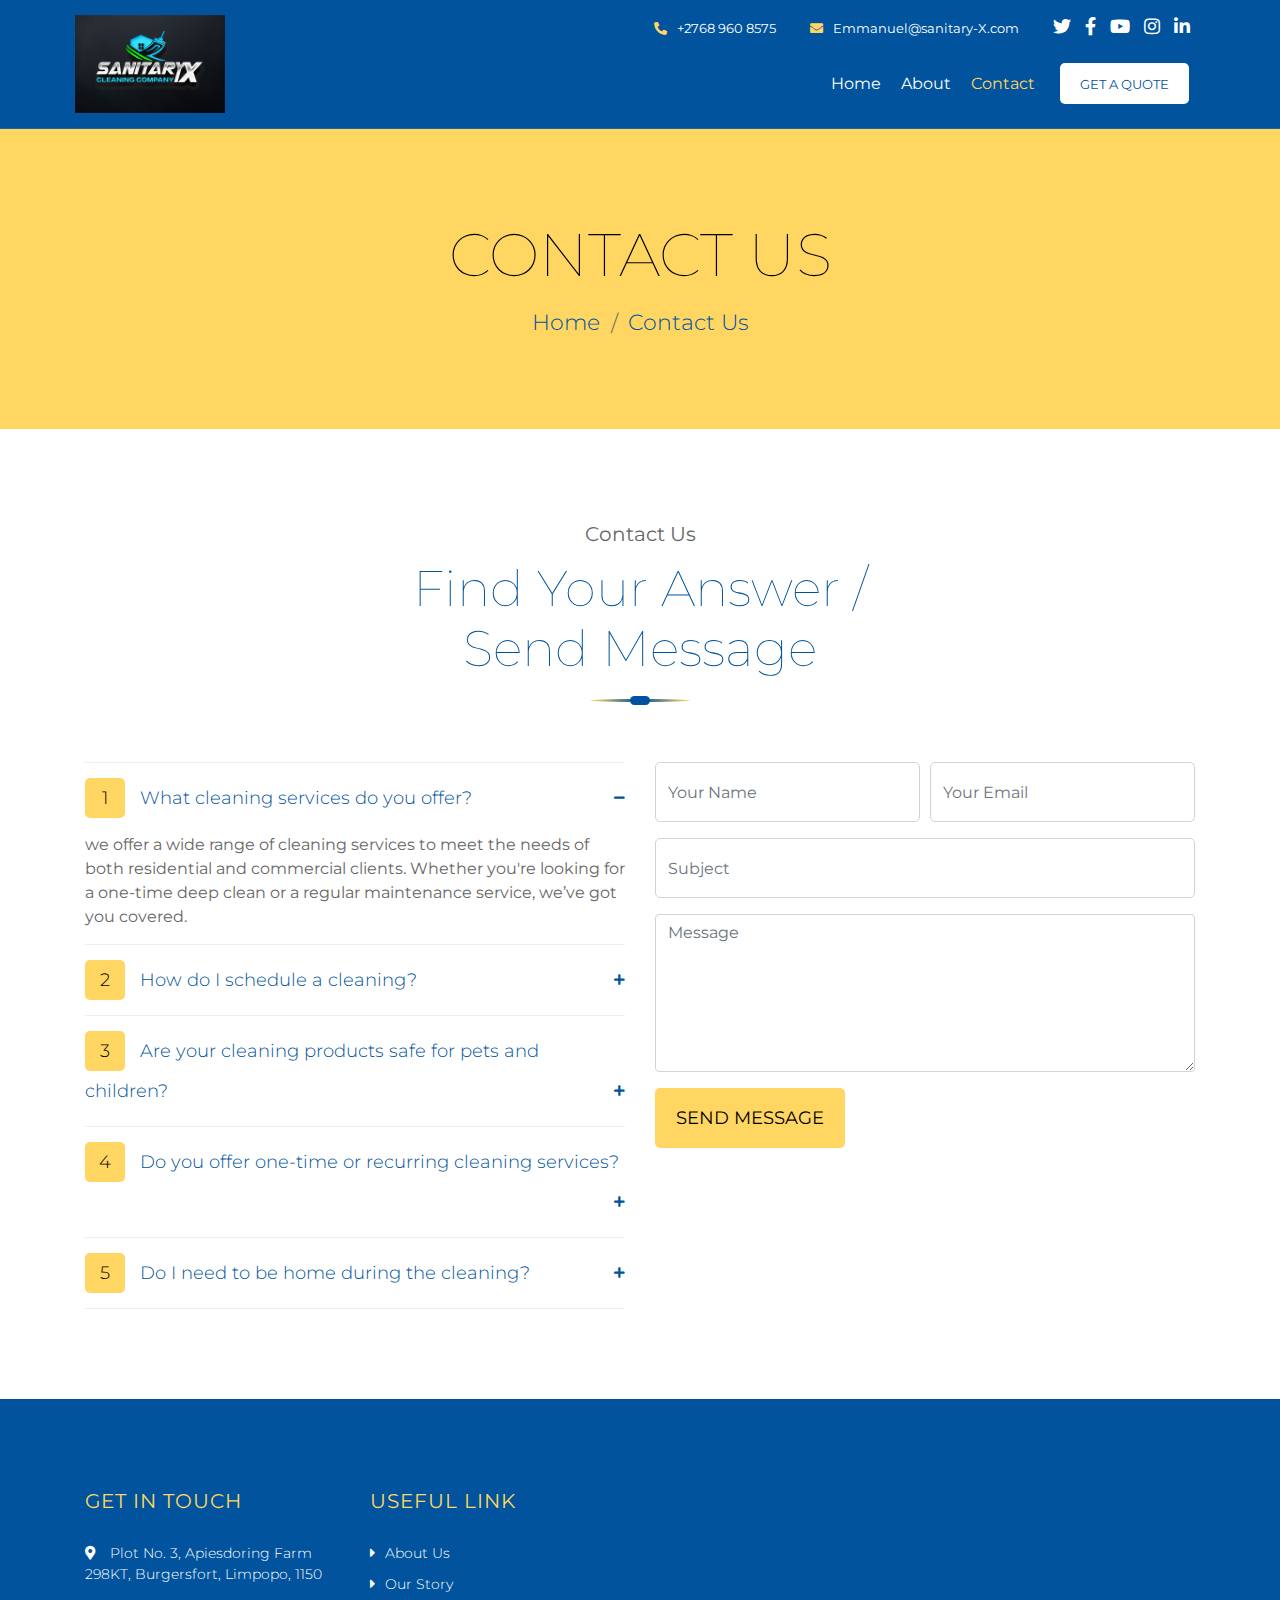
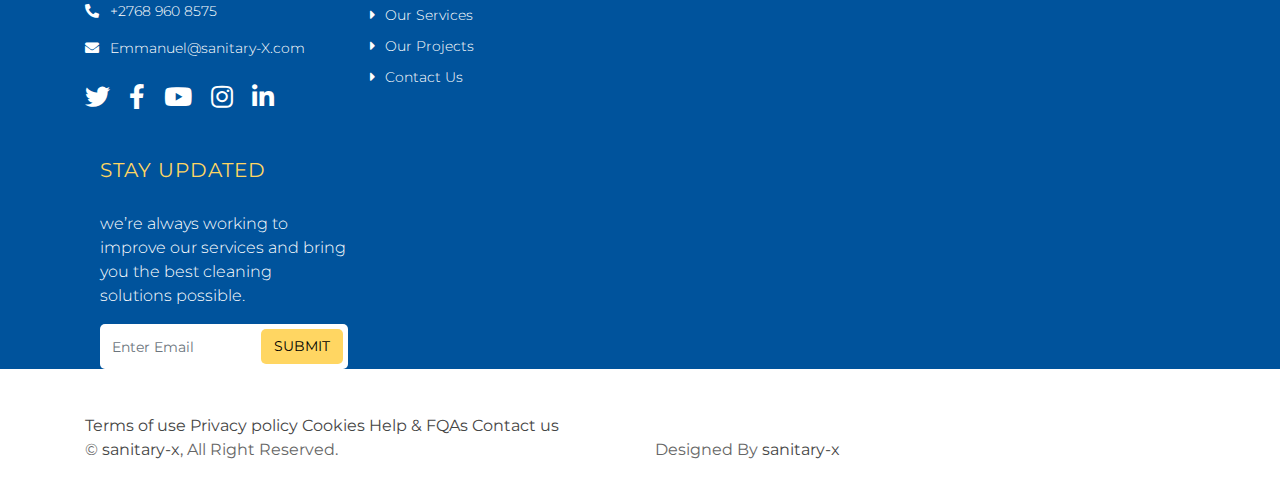
<file: contact.html>
<!DOCTYPE html>
<html lang="en">
    <head>
        <meta charset="utf-8">
        <title>SanitaryX Cleaning Co</title>
        <meta content="width=device-width, initial-scale=1.0" name="viewport">
        <meta content="Cleaning Company Website Template" name="keywords">
        <meta content="Cleaning Company Website Template" name="description">

        <!-- Favicon -->
        <link href="img/favicon.ico" rel="icon">

        <!-- Google Font -->
        <link href="https://fonts.googleapis.com/css2?family=Montserrat:wght@100;300;400&display=swap" rel="stylesheet">
        
        <!-- CSS Libraries -->
        <link href="https://stackpath.bootstrapcdn.com/bootstrap/4.4.1/css/bootstrap.min.css" rel="stylesheet">
        <link href="https://cdnjs.cloudflare.com/ajax/libs/font-awesome/5.10.0/css/all.min.css" rel="stylesheet">
        <link href="lib/owlcarousel/assets/owl.carousel.min.css" rel="stylesheet">
        <link href="lib/lightbox/css/lightbox.min.css" rel="stylesheet">

        <!-- Template Stylesheet -->
        <link href="css/style.css" rel="stylesheet">
    </head>

    <body>
        <div class="wrapper">
            <!-- Header Start -->
            <div class="header">
                <div class="container-fluid">
                    <div class="header-top row align-items-center">
                        <div class="col-lg-3">
                            <div class="brand">
                                <a href="index.html">
                                     <!--SanitaryX Cleaning Co -->
                                     <img src="img/logo1.jpg" alt="Logo">
                                </a>
                            </div>
                        </div>
                        <div class="col-lg-9">
                            <div class="topbar">
                                <div class="topbar-col">
                                    <a href="tel:+27689608575"><i class="fa fa-phone-alt"></i>+2768 960 8575</a>
                                </div>
                                <div class="topbar-col">
                                    <a href="mailto:Emmanuel@sanitary-X.com"><i class="fa fa-envelope"></i>Emmanuel@sanitary-X.com</a>
                                </div>
                                <div class="topbar-col">
                                    <div class="topbar-social">
                                        <a href=""><i class="fab fa-twitter"></i></a>
                                        <a href=""><i class="fab fa-facebook-f"></i></a>
                                        <a href=""><i class="fab fa-youtube"></i></a>
                                        <a href=""><i class="fab fa-instagram"></i></a>
                                        <a href=""><i class="fab fa-linkedin-in"></i></a>
                                    </div>
                                </div>
                            </div>
                            <div class="navbar navbar-expand-lg bg-light navbar-light">
                                <a href="#" class="navbar-brand">MENU</a>
                                <button type="button" class="navbar-toggler" data-toggle="collapse" data-target="#navbarCollapse">
                                    <span class="navbar-toggler-icon"></span>
                                </button>

                                <div class="collapse navbar-collapse justify-content-between" id="navbarCollapse">
                                    <div class="navbar-nav ml-auto">
                                        <a href="index.html" class="nav-item nav-link">Home</a>
                                        <a href="about.html" class="nav-item nav-link">About</a>
                                        <!--<a href="service.html" class="nav-item nav-link">Service</a>
                                        <a href="portfolio.html" class="nav-item nav-link">Project</a>-->
                                     <!--   <a href="single.html" class="nav-item nav-link">Single</a> -->
                                        <a href="contact.html" class="nav-item nav-link active">Contact</a>
                                        <!--<div class="nav-item dropdown">
                                            <a href="#" class="nav-link dropdown-toggle" data-toggle="dropdown">Dropdown</a>
                                            <div class="dropdown-menu">
                                                <a href="#" class="dropdown-item">Sub Item 1</a>
                                                <a href="#" class="dropdown-item">Sub Item 2</a>
                                            </div>-->
                                        </div>
                                        <a href="mailto:Emmanuel@sanitary-X.com" class="btn">Get A Quote</a>
                                    </div>
                                </div>
                            </div>
                        </div>
                    </div>
                </div>
            </div>
            <!-- Header End -->
            
            
            <!-- Page Header Start -->
            <div class="page-header">
                <div class="container">
                    <div class="row">
                        <div class="col-12">
                            <h2>Contact Us</h2>
                        </div>
                        <div class="col-12">
                            <a href="">Home</a>
                            <a href="">Contact Us</a>
                        </div>
                    </div>
                </div>
            </div>
            <!-- Page Header End -->


            <!-- Contact Start -->
            <div class="contact">
                <div class="container">
                    <div class="section-header">
                        <p>Contact Us</p>
                        <h2>Find Your Answer / Send Message</h2>
                    </div>
                    <div class="row">
                        <div class="col-md-6">
                            <div class="faqs">
                                <div id="accordion">
                                    <div class="card">
                                        <div class="card-header">
                                            <a class="card-link collapsed" data-toggle="collapse" href="#collapseOne" aria-expanded="true">
                                                <span>1</span> What cleaning services do you offer?
                                            </a>
                                        </div>
                                        <div id="collapseOne" class="collapse show" data-parent="#accordion">
                                            <div class="card-body">
                                                we offer a wide range of cleaning services to meet the needs of both residential and commercial clients. Whether you're looking for a one-time deep clean or a regular maintenance service, we’ve got you covered.
                                            </div>
                                        </div>
                                    </div>
                                    <div class="card">
                                        <div class="card-header">
                                            <a class="card-link" data-toggle="collapse" href="#collapseTwo">
                                                <span>2</span> How do I schedule a cleaning?
                                            </a>
                                        </div>
                                        <div id="collapseTwo" class="collapse" data-parent="#accordion">
                                            <div class="card-body">
                                                You can book your cleaning directly through our website! Simply visit our [Booking Page], choose the service you need, select a date and time that works for you, and provide a few details about your space.
                                            </div>
                                        </div>
                                    </div>
                                    <div class="card">
                                        <div class="card-header">
                                            <a class="card-link" data-toggle="collapse" href="#collapseThree">
                                                <span>3</span> Are your cleaning products safe for pets and children?
                                            </a>
                                        </div>
                                        <div id="collapseThree" class="collapse" data-parent="#accordion">
                                            <div class="card-body">
                                                your family and pets’ safety are our top priority. That’s why we are committed to using cleaning products that are not only effective but also safe for everyone in your home, including children and pets.
                                            </div>
                                        </div>
                                    </div>
                                    <div class="card">
                                        <div class="card-header">
                                            <a class="card-link" data-toggle="collapse" href="#collapseFour">
                                                <span>4</span> Do you offer one-time or recurring cleaning services?
                                            </a>
                                        </div>
                                        <div id="collapseFour" class="collapse" data-parent="#accordion">
                                            <div class="card-body">
                                                we offer both one-time and recurring cleaning services to meet your unique needs
                                            </div>
                                        </div>
                                    </div>
                                    <div class="card">
                                        <div class="card-header">
                                            <a class="card-link" data-toggle="collapse" href="#collapseFour">
                                                <span>5</span> Do I need to be home during the cleaning?
                                            </a>
                                        </div>
                                        <div id="collapseFour" class="collapse" data-parent="#accordion">
                                            <div class="card-body">
                                                No, you don’t need to be home during the cleaning unless you prefer to be! We understand that your time is valuable, and many of our clients choose to have us clean while they’re at work or out of the house.
                                            </div>
                                        </div>
                                    </div>
                                </div>
                            </div>
                        </div>
                        <div class="col-md-6">
                            <div class="contact-form">
                                <form>
                                    <div class="form-row">
                                        <div class="form-group col-md-6">
                                            <input type="text" class="form-control" placeholder="Your Name" required="required" />
                                        </div>
                                        <div class="form-group col-md-6">
                                            <input type="email" class="form-control" placeholder="Your Email" required="required" />
                                        </div>
                                    </div>
                                    <div class="form-group">
                                        <input type="text" class="form-control" placeholder="Subject" required="required" />
                                    </div>
                                    <div class="form-group">
                                        <textarea class="form-control" rows="6" placeholder="Message" required="required" ></textarea>
                                    </div>
                                    <div><a href="mailto:Emmanuel@sanitary-X.com"><button class="btn" type="submit">Send Message</button></div></a>
                                </form>
                            </div>
                        </div>
                    </div>
                </div>
            </div>
            <!-- Contact End -->


            <!-- Footer Start -->
            <div class="footer">
                <div class="container">
                    <div class="row">
                        <div class="col-md-6 col-lg-3">
                            <div class="footer-contact">
                                <h2>Get In Touch</h2>
                                <p><i class="fa fa-map-marker-alt"></i>Plot No. 3, Apiesdoring Farm 298KT, Burgersfort, Limpopo, 1150</p>
                                <p><i class="fa fa-phone-alt"></i>+2768 960 8575</p>
                                <p><i class="fa fa-envelope"></i>Emmanuel@sanitary-X.com</p>
                                <div class="footer-social">
                                    <a href=""><i class="fab fa-twitter"></i></a>
                                    <a href=""><i class="fab fa-facebook-f"></i></a>
                                    <a href=""><i class="fab fa-youtube"></i></a>
                                    <a href=""><i class="fab fa-instagram"></i></a>
                                    <a href=""><i class="fab fa-linkedin-in"></i></a>
                                </div>
                            </div>
                        </div>
                        <div class="col-md-6 col-lg-3">
                            <div class="footer-link">
                                <h2>Useful Link</h2>
                                <a href="index.html">About Us</a>
                                <a href="">Our Story</a>
                                <a href="service.html">Our Services</a>
                                <a href="portfolio.html">Our Projects</a>
                                <a href="contact.html">Contact Us</a>
                            </div>
                        </div>
                        <!--<div class="col-md-6 col-lg-3">
                            <div class="footer-link">
                                <h2>Useful Link</h2>
                                <a href="">Our Clients</a> 
                                 <a href="">Clients Review</a> 
                                <a href="portfolio.html">Ongoing Project</a>
                                <a href="contact.html">Customer Support</a>
                                <a href="contact.html">FAQs</a>
                            </div>-->
                        </div>
                        <div class="col-md-6 col-lg-3">
                            <div class="footer-form">
                                <h2>Stay Updated</h2>
                                <p>
                                    we’re always working to improve our services and bring you the best cleaning solutions possible.
                                </p>
                                <input class="form-control" placeholder="Enter Email">
                                <a href="mailto:Emmanuel@sanitary-X.com"><button class="btn" type="submit">Submit</button></div></a>
                                </a>
                            </div>
                        </div>
                    </div>
                </div>
                <div class="container footer-menu">
                    <div class="f-menu">
                        <a href="">Terms of use</a>
                        <a href="">Privacy policy</a>
                        <a href="">Cookies</a>
                        <a href="contact.html">Help & FQAs</a>
                        <a href="contact.html">Contact us</a>
                    </div>
                </div>
                <div class="container copyright">
                    <div class="row">
                        <div class="col-md-6">
                            <p>&copy; <a href="https://sanitary-x.com">sanitary-x</a>, All Right Reserved.</p>
                        </div>
                        <div class="col-md-6">
                            <p>Designed By <a href="https://sanitary-x.com">sanitary-x</a></p>
                        </div>
                    </div>
                </div>
            </div>
            <!-- Footer End -->
            
            <a href="#" class="back-to-top"><i class="fa fa-chevron-up"></i></a>
        </div>

        <!-- JavaScript Libraries -->
        <script src="https://code.jquery.com/jquery-3.4.1.min.js"></script>
        <script src="https://stackpath.bootstrapcdn.com/bootstrap/4.4.1/js/bootstrap.bundle.min.js"></script>
        <script src="lib/easing/easing.min.js"></script>
        <script src="lib/owlcarousel/owl.carousel.min.js"></script>
        <script src="lib/isotope/isotope.pkgd.min.js"></script>
        <script src="lib/lightbox/js/lightbox.min.js"></script>

        <!-- Template Javascript -->
        <script src="js/main.js"></script>
    </body>
</html>
</file>
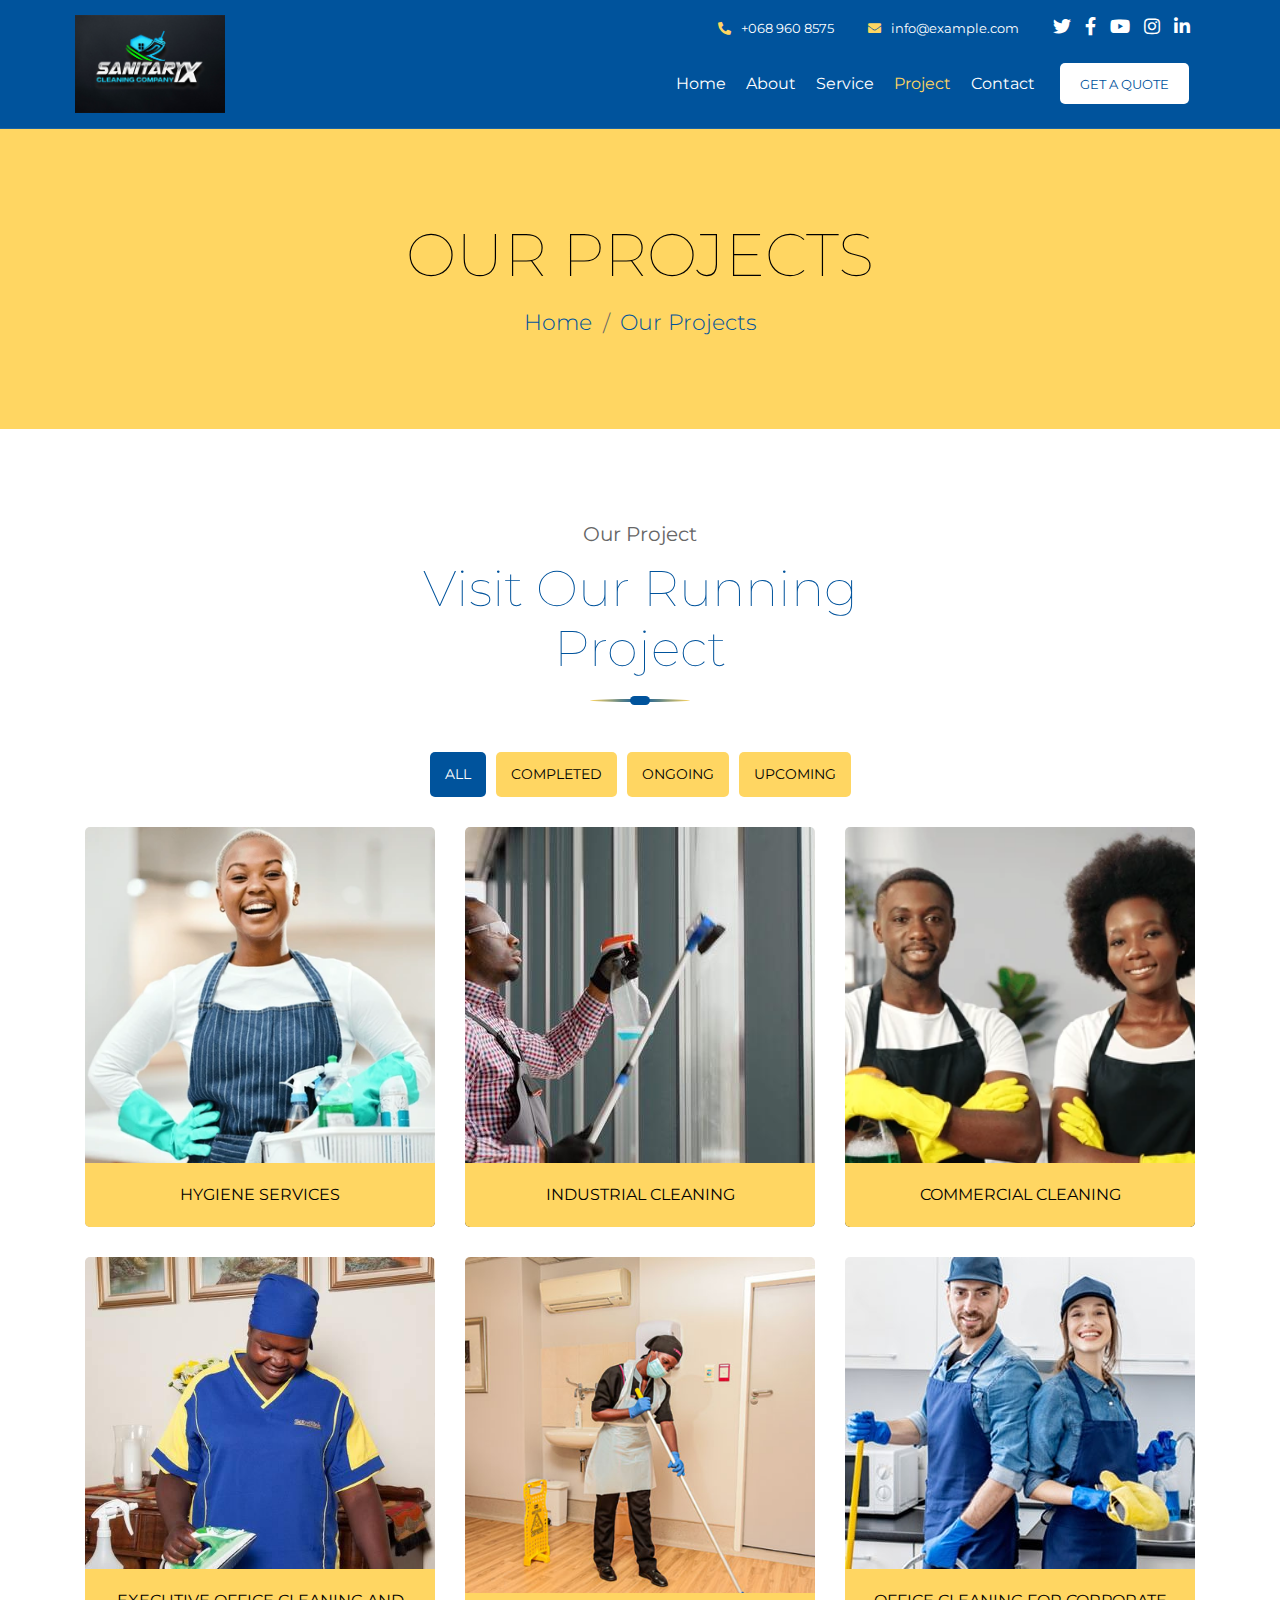
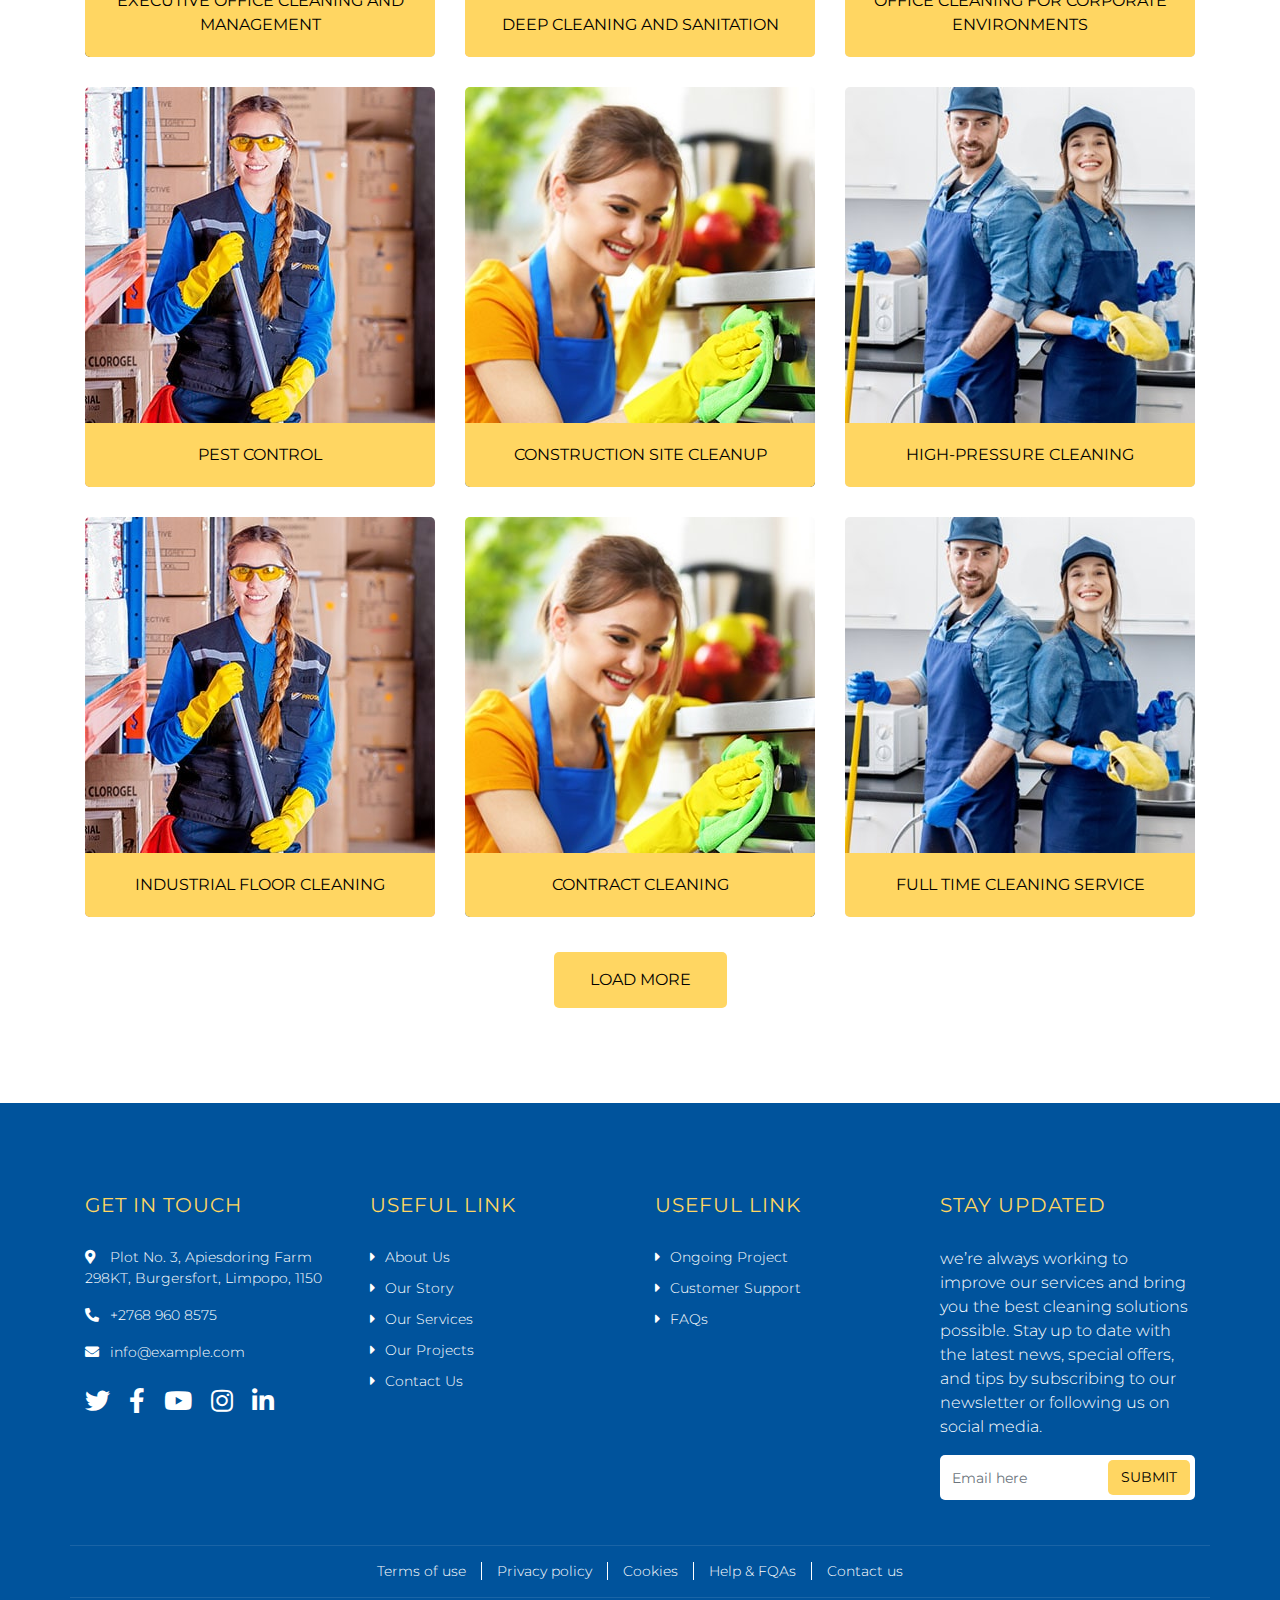
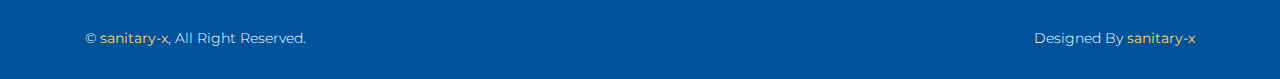
<file: portfolio.html>
<!DOCTYPE html>
<html lang="en">
    <head>
        <meta charset="utf-8">
        <title>SanitaryX Cleaning Co</title>
        <meta content="width=device-width, initial-scale=1.0" name="viewport">
        <meta content="Cleaning Company Website Template" name="keywords">
        <meta content="Cleaning Company Website Template" name="description">

        <!-- Favicon -->
        <link href="img/favicon.ico" rel="icon">

        <!-- Google Font -->
        <link href="https://fonts.googleapis.com/css2?family=Montserrat:wght@100;300;400&display=swap" rel="stylesheet">
        
        <!-- CSS Libraries -->
        <link href="https://stackpath.bootstrapcdn.com/bootstrap/4.4.1/css/bootstrap.min.css" rel="stylesheet">
        <link href="https://cdnjs.cloudflare.com/ajax/libs/font-awesome/5.10.0/css/all.min.css" rel="stylesheet">
        <link href="lib/owlcarousel/assets/owl.carousel.min.css" rel="stylesheet">
        <link href="lib/lightbox/css/lightbox.min.css" rel="stylesheet">

        <!-- Template Stylesheet -->
        <link href="css/style.css" rel="stylesheet">
    </head>

    <body>
        <div class="wrapper">
            <!-- Header Start -->
            <div class="header">
                <div class="container-fluid">
                    <div class="header-top row align-items-center">
                        <div class="col-lg-3">
                            <div class="brand">
                                <a href="index.html">
                                    <img src="img/logo1.jpg" alt="Logo">
                                </a>
                            </div>
                        </div>
                        <div class="col-lg-9">
                            <div class="topbar">
                                <div class="topbar-col">
                                    <a href="tel:+0689608575"><i class="fa fa-phone-alt"></i>+068 960 8575</a>
                                </div>
                                <div class="topbar-col">
                                    <a href="mailto:Emmanuel@sanitary-X.com"><i class="fa fa-envelope"></i>info@example.com</a>
                                </div>
                                <div class="topbar-col">
                                    <div class="topbar-social">
                                        <a href=""><i class="fab fa-twitter"></i></a>
                                        <a href=""><i class="fab fa-facebook-f"></i></a>
                                        <a href=""><i class="fab fa-youtube"></i></a>
                                        <a href=""><i class="fab fa-instagram"></i></a>
                                        <a href=""><i class="fab fa-linkedin-in"></i></a>
                                    </div>
                                </div>
                            </div>
                            <div class="navbar navbar-expand-lg bg-light navbar-light">
                                <a href="#" class="navbar-brand">MENU</a>
                                <button type="button" class="navbar-toggler" data-toggle="collapse" data-target="#navbarCollapse">
                                    <span class="navbar-toggler-icon"></span>
                                </button>

                                <div class="collapse navbar-collapse justify-content-between" id="navbarCollapse">
                                    <div class="navbar-nav ml-auto">
                                        <a href="index.html" class="nav-item nav-link">Home</a>
                                        <a href="about.html" class="nav-item nav-link">About</a>
                                        <a href="service.html" class="nav-item nav-link">Service</a>
                                        <a href="portfolio.html" class="nav-item nav-link active">Project</a>
                                      <!--  <a href="single.html" class="nav-item nav-link">Single</a> -->
                                        <a href="contact.html" class="nav-item nav-link">Contact</a>
                                        <!--<div class="nav-item dropdown">
                                            <a href="#" class="nav-link dropdown-toggle" data-toggle="dropdown">Dropdown</a>
                                            <div class="dropdown-menu">
                                                <a href="#" class="dropdown-item">Sub Item 1</a>
                                                <a href="#" class="dropdown-item">Sub Item 2</a>
                                            </div> -->
                                        </div>
                                        <a href="contact.html" class="btn">Get A Quote</a>
                                    </div>
                                </div>
                            </div>
                        </div>
                    </div>
                </div>
            </div>
            <!-- Header End -->
            
            
            <!-- Page Header Start -->
            <div class="page-header">
                <div class="container">
                    <div class="row">
                        <div class="col-12">
                            <h2>Our Projects</h2>
                        </div>
                        <div class="col-12">
                            <a href="">Home</a>
                            <a href="">Our Projects</a>
                        </div>
                    </div>
                </div>
            </div>
            <!-- Page Header End -->


            <!-- Portfolio Start -->
            <div class="portfolio">
                <div class="container">
                    <div class="section-header">
                        <p>Our Project</p>
                        <h2>Visit Our Running Project</h2>
                    </div>
                    <div class="row">
                        <div class="col-12">
                            <ul id="portfolio-flters">
                                <li data-filter="*" class="filter-active">All</li>
                                <li data-filter=".completed">Completed</li>
                                <li data-filter=".ongoing">Ongoing</li>
                                <li data-filter=".upcoming">Upcoming</li>
                            </ul>
                        </div>
                    </div>
                    <div class="row portfolio-container">
                        <div class="col-lg-4 col-md-6 col-sm-12 portfolio-item completed">
                            <div class="portfolio-wrap">
                                <figure>
                                    <img src="img/cleaner1.webp" alt="Portfolio Image">
                                    <a href="img/cleaner2.jpg" class="link-preview" data-lightbox="portfolio"><i class="fa fa-eye"></i></a>
                                    <a href="#" class="link-details"><i class="fa fa-link"></i></a>
                                    <a class="portfolio-title" href="#">Hygiene Services</a>
                                </figure>
                            </div>
                        </div>
                        <div class="col-lg-4 col-md-6 col-sm-12 portfolio-item ongoing">
                            <div class="portfolio-wrap">
                                <figure>
                                    <img src="img/cleaner3.jpg" alt="Portfolio Image">
                                    <a href="img/cleaner4.jpg" class="link-preview" data-lightbox="portfolio"><i class="fa fa-eye"></i></a>
                                    <a href="#" class="link-details"><i class="fa fa-link"></i></a>
                                    <a class="portfolio-title" href="#">Industrial Cleaning</a>
                                </figure>
                            </div>
                        </div>
                        <div class="col-lg-4 col-md-6 col-sm-12 portfolio-item upcoming">
                            <div class="portfolio-wrap">
                                <figure>
                                    <img src="img/cleaner5.webp" alt="Portfolio Image">
                                    <a href="img/cleaning3.jpg" class="link-preview" data-lightbox="portfolio"><i class="fa fa-eye"></i></a>
                                    <a href="#" class="link-details"><i class="fa fa-link"></i></a>
                                    <a class="portfolio-title" href="#">Commercial Cleaning</a>
                                </figure>
                            </div>
                        </div>
                        <div class="col-lg-4 col-md-6 col-sm-12 portfolio-item completed">
                            <div class="portfolio-wrap">
                                <figure>
                                    <img src="img/cleaning3.jpg" alt="Portfolio Image">
                                    <a href="img/cleaning4.webp" class="link-preview" data-lightbox="portfolio"><i class="fa fa-eye"></i></a>
                                    <a href="#" class="link-details"><i class="fa fa-link"></i></a>
                                    <a class="portfolio-title" href="#">Executive Office Cleaning and Management </a>
                                </figure>
                            </div>
                        </div>
                        <div class="col-lg-4 col-md-6 col-sm-12 portfolio-item ongoing">
                            <div class="portfolio-wrap">
                                <figure>
                                    <img src="img/cleaning8.jpg" alt="Portfolio Image">
                                    <a href="img/cleaning5.jpg" class="link-preview" data-lightbox="portfolio"><i class="fa fa-eye"></i></a>
                                    <a href="#" class="link-details"><i class="fa fa-link"></i></a>
                                    <a class="portfolio-title" href="#">Deep Cleaning and Sanitation</a>
                                </figure>
                            </div>
                        </div>
                        <div class="col-lg-4 col-md-6 col-sm-12 portfolio-item upcoming">
                            <div class="portfolio-wrap">
                                <figure>
                                    <img src="img/portfolio-3.jpg" alt="Portfolio Image">
                                    <a href="img/portfolio-3.jpg" class="link-preview" data-lightbox="portfolio"><i class="fa fa-eye"></i></a>
                                    <a href="#" class="link-details"><i class="fa fa-link"></i></a>
                                    <a class="portfolio-title" href="#">Office Cleaning for Corporate Environments</a>
                                </figure>
                            </div>
                        </div>
                        <div class="col-lg-4 col-md-6 col-sm-12 portfolio-item completed">
                            <div class="portfolio-wrap">
                                <figure>
                                    <img src="img/portfolio-1.jpg" alt="Portfolio Image">
                                    <a href="img/portfolio-1.jpg" class="link-preview" data-lightbox="portfolio"><i class="fa fa-eye"></i></a>
                                    <a href="#" class="link-details"><i class="fa fa-link"></i></a>
                                    <a class="portfolio-title" href="#">Pest Control</a>
                                </figure>
                            </div>
                        </div>
                        <div class="col-lg-4 col-md-6 col-sm-12 portfolio-item ongoing">
                            <div class="portfolio-wrap">
                                <figure>
                                    <img src="img/portfolio-2.jpg" alt="Portfolio Image">
                                    <a href="img/portfolio-2.jpg" class="link-preview" data-lightbox="portfolio"><i class="fa fa-eye"></i></a>
                                    <a href="#" class="link-details"><i class="fa fa-link"></i></a>
                                    <a class="portfolio-title" href="#">Construction Site Cleanup</a>
                                </figure>
                            </div>
                        </div>
                        <div class="col-lg-4 col-md-6 col-sm-12 portfolio-item upcoming">
                            <div class="portfolio-wrap">
                                <figure>
                                    <img src="img/portfolio-3.jpg" alt="Portfolio Image">
                                    <a href="img/portfolio-3.jpg" class="link-preview" data-lightbox="portfolio"><i class="fa fa-eye"></i></a>
                                    <a href="#" class="link-details"><i class="fa fa-link"></i></a>
                                    <a class="portfolio-title" href="#">High-Pressure Cleaning</a>
                                </figure>
                            </div>
                        </div>
                        <div class="col-lg-4 col-md-6 col-sm-12 portfolio-item completed">
                            <div class="portfolio-wrap">
                                <figure>
                                    <img src="img/portfolio-1.jpg" alt="Portfolio Image">
                                    <a href="img/portfolio-1.jpg" class="link-preview" data-lightbox="portfolio"><i class="fa fa-eye"></i></a>
                                    <a href="#" class="link-details"><i class="fa fa-link"></i></a>
                                    <a class="portfolio-title" href="#">Industrial Floor Cleaning</a>
                                </figure>
                            </div>
                        </div>
                        <div class="col-lg-4 col-md-6 col-sm-12 portfolio-item ongoing">
                            <div class="portfolio-wrap">
                                <figure>
                                    <img src="img/portfolio-2.jpg" alt="Portfolio Image">
                                    <a href="img/portfolio-2.jpg" class="link-preview" data-lightbox="portfolio"><i class="fa fa-eye"></i></a>
                                    <a href="#" class="link-details"><i class="fa fa-link"></i></a>
                                    <a class="portfolio-title" href="#">Contract Cleaning</a>
                                </figure>
                            </div>
                        </div>
                        <div class="col-lg-4 col-md-6 col-sm-12 portfolio-item upcoming">
                            <div class="portfolio-wrap">
                                <figure>
                                    <img src="img/portfolio-3.jpg" alt="Portfolio Image">
                                    <a href="img/portfolio-3.jpg" class="link-preview" data-lightbox="portfolio"><i class="fa fa-eye"></i></a>
                                    <a href="#" class="link-details"><i class="fa fa-link"></i></a>
                                    <a class="portfolio-title" href="#">Full time cleaning service</a>
                                </figure>
                            </div>
                        </div>
                    </div>
                    <div class="row">
                        <div class="col-12 load-more">
                            <a class="btn" href="#">Load More</a>
                        </div>
                    </div>
                </div>
            </div>
            <!-- Portfolio Start -->


            <!-- Footer Start -->
            <div class="footer">
                <div class="container">
                    <div class="row">
                        <div class="col-md-6 col-lg-3">
                            <div class="footer-contact">
                                <h2>Get In Touch</h2>
                                <p><i class="fa fa-map-marker-alt"></i>Plot No. 3, Apiesdoring Farm 298KT, Burgersfort, Limpopo, 1150</p>
                                <p><i class="fa fa-phone-alt"></i>+2768 960 8575</p>
                                <p><i class="fa fa-envelope"></i>info@example.com</p>
                                <div class="footer-social">
                                    <a href=""><i class="fab fa-twitter"></i></a>
                                    <a href=""><i class="fab fa-facebook-f"></i></a>
                                    <a href=""><i class="fab fa-youtube"></i></a>
                                    <a href=""><i class="fab fa-instagram"></i></a>
                                    <a href=""><i class="fab fa-linkedin-in"></i></a>
                                </div>
                            </div>
                        </div>
                        <div class="col-md-6 col-lg-3">
                            <div class="footer-link">
                                <h2>Useful Link</h2>
                                <a href="">About Us</a>
                                <a href="">Our Story</a>
                                <a href="">Our Services</a>
                                <a href="">Our Projects</a>
                                <a href="">Contact Us</a>
                            </div>
                        </div>
                        <div class="col-md-6 col-lg-3">
                            <div class="footer-link">
                                <h2>Useful Link</h2>
                               <!-- <a href="">Our Clients</a>
                                <a href="">Clients Review</a> -->
                                <a href="">Ongoing Project</a>
                                <a href="contact.html">Customer Support</a>
                                <a href="">FAQs</a>
                            </div>
                        </div>
                        <div class="col-md-6 col-lg-3">
                            <div class="footer-form">
                                <h2>Stay Updated</h2>
                                <p>
                                    we’re always working to improve our services and bring you the best cleaning solutions possible. Stay up to date with the latest news, special offers, and tips by subscribing to our newsletter or following us on social media.
                                </p>
                                <input class="form-control" placeholder="Email here">
                                <button class="btn">Submit</button>
                            </div>
                        </div>
                    </div>
                </div>
                <div class="container footer-menu">
                    <div class="f-menu">
                        <a href="">Terms of use</a>
                        <a href="">Privacy policy</a>
                        <a href="">Cookies</a>
                        <a href="">Help & FQAs</a>
                        <a href="">Contact us</a>
                    </div>
                </div>
                <div class="container copyright">
                    <div class="row">
                        <div class="col-md-6">
                            <p>&copy; <a href="https://sanitary-x.com">sanitary-x</a>, All Right Reserved.</p>
                        </div>
                        <div class="col-md-6">
                            <p>Designed By <a href="https://sanitary-x.com">sanitary-x</a></p>
                        </div>
                    </div>
                </div>
            </div>
            <!-- Footer End -->
            
            <a href="#" class="back-to-top"><i class="fa fa-chevron-up"></i></a>
        </div>

        <!-- JavaScript Libraries -->
        <script src="https://code.jquery.com/jquery-3.4.1.min.js"></script>
        <script src="https://stackpath.bootstrapcdn.com/bootstrap/4.4.1/js/bootstrap.bundle.min.js"></script>
        <script src="lib/easing/easing.min.js"></script>
        <script src="lib/owlcarousel/owl.carousel.min.js"></script>
        <script src="lib/isotope/isotope.pkgd.min.js"></script>
        <script src="lib/lightbox/js/lightbox.min.js"></script>

        <!-- Template Javascript -->
        <script src="js/main.js"></script>
    </body>
</html>
</file>
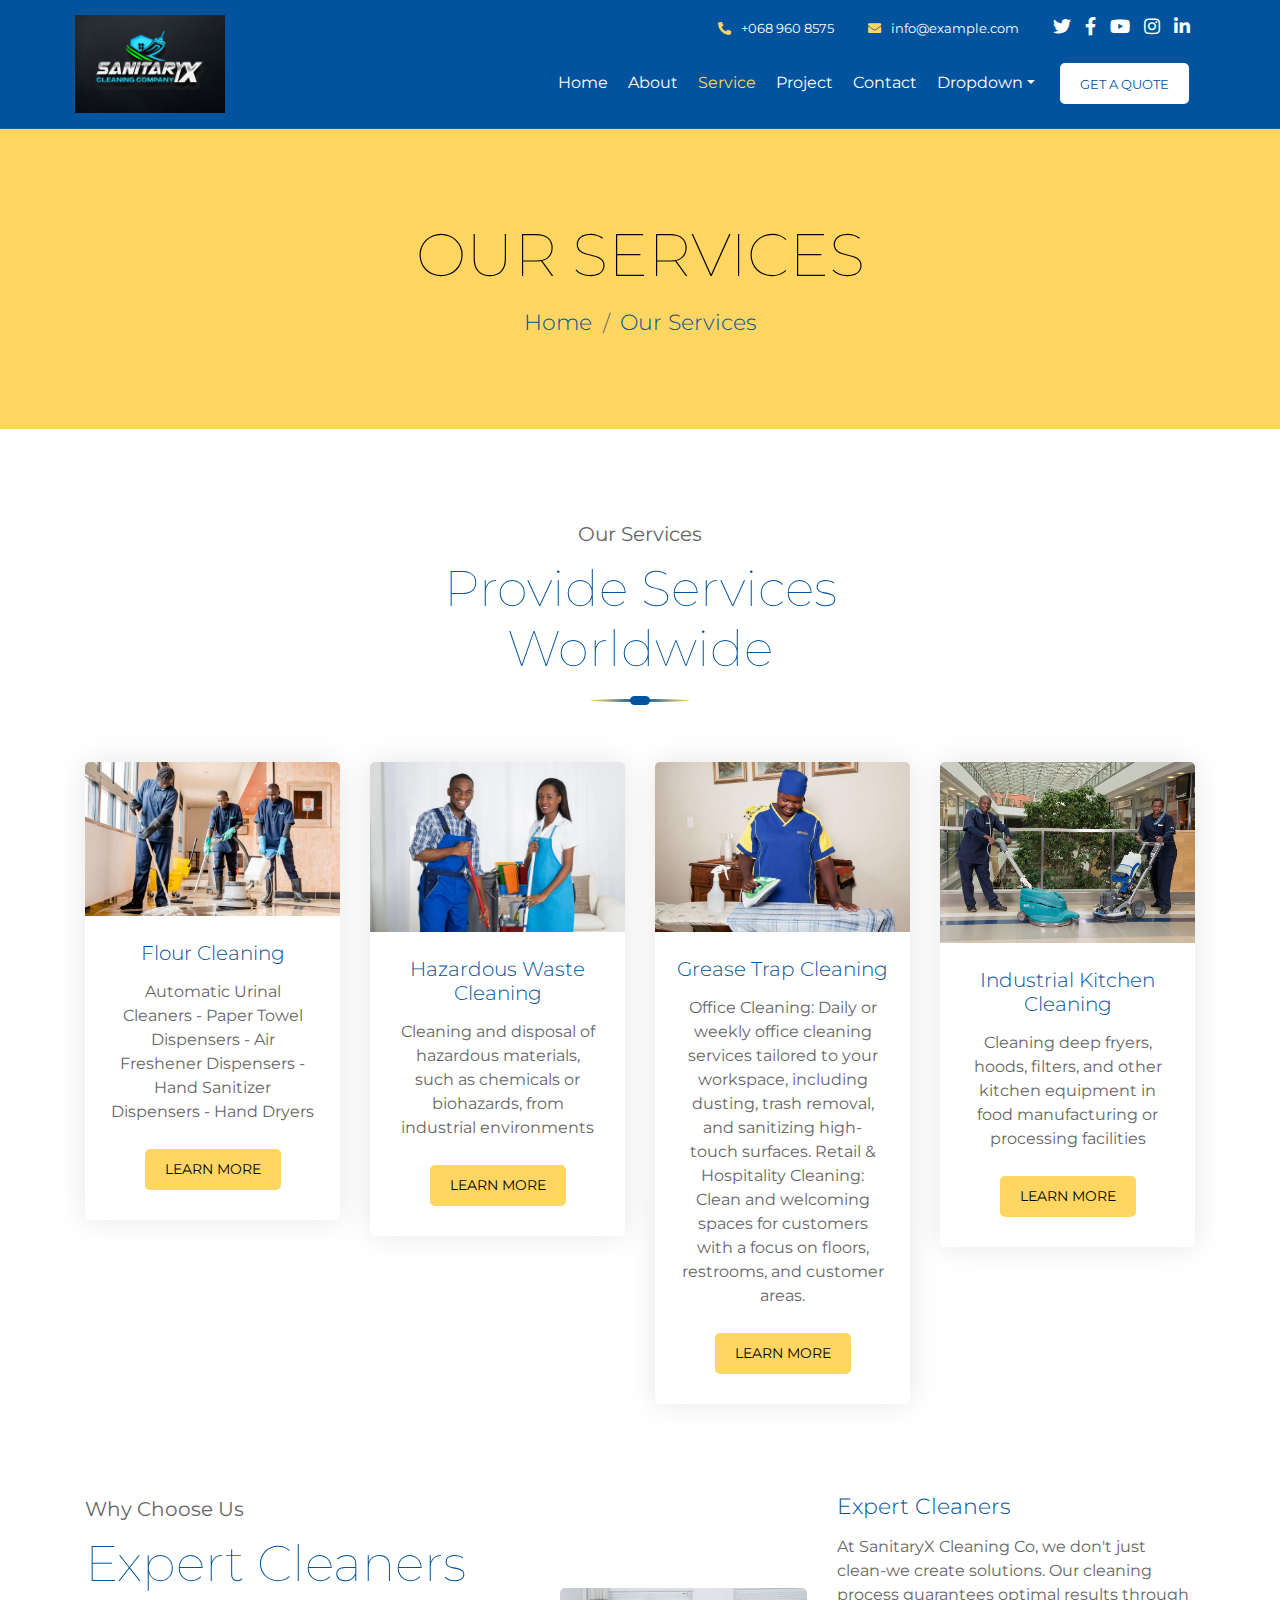
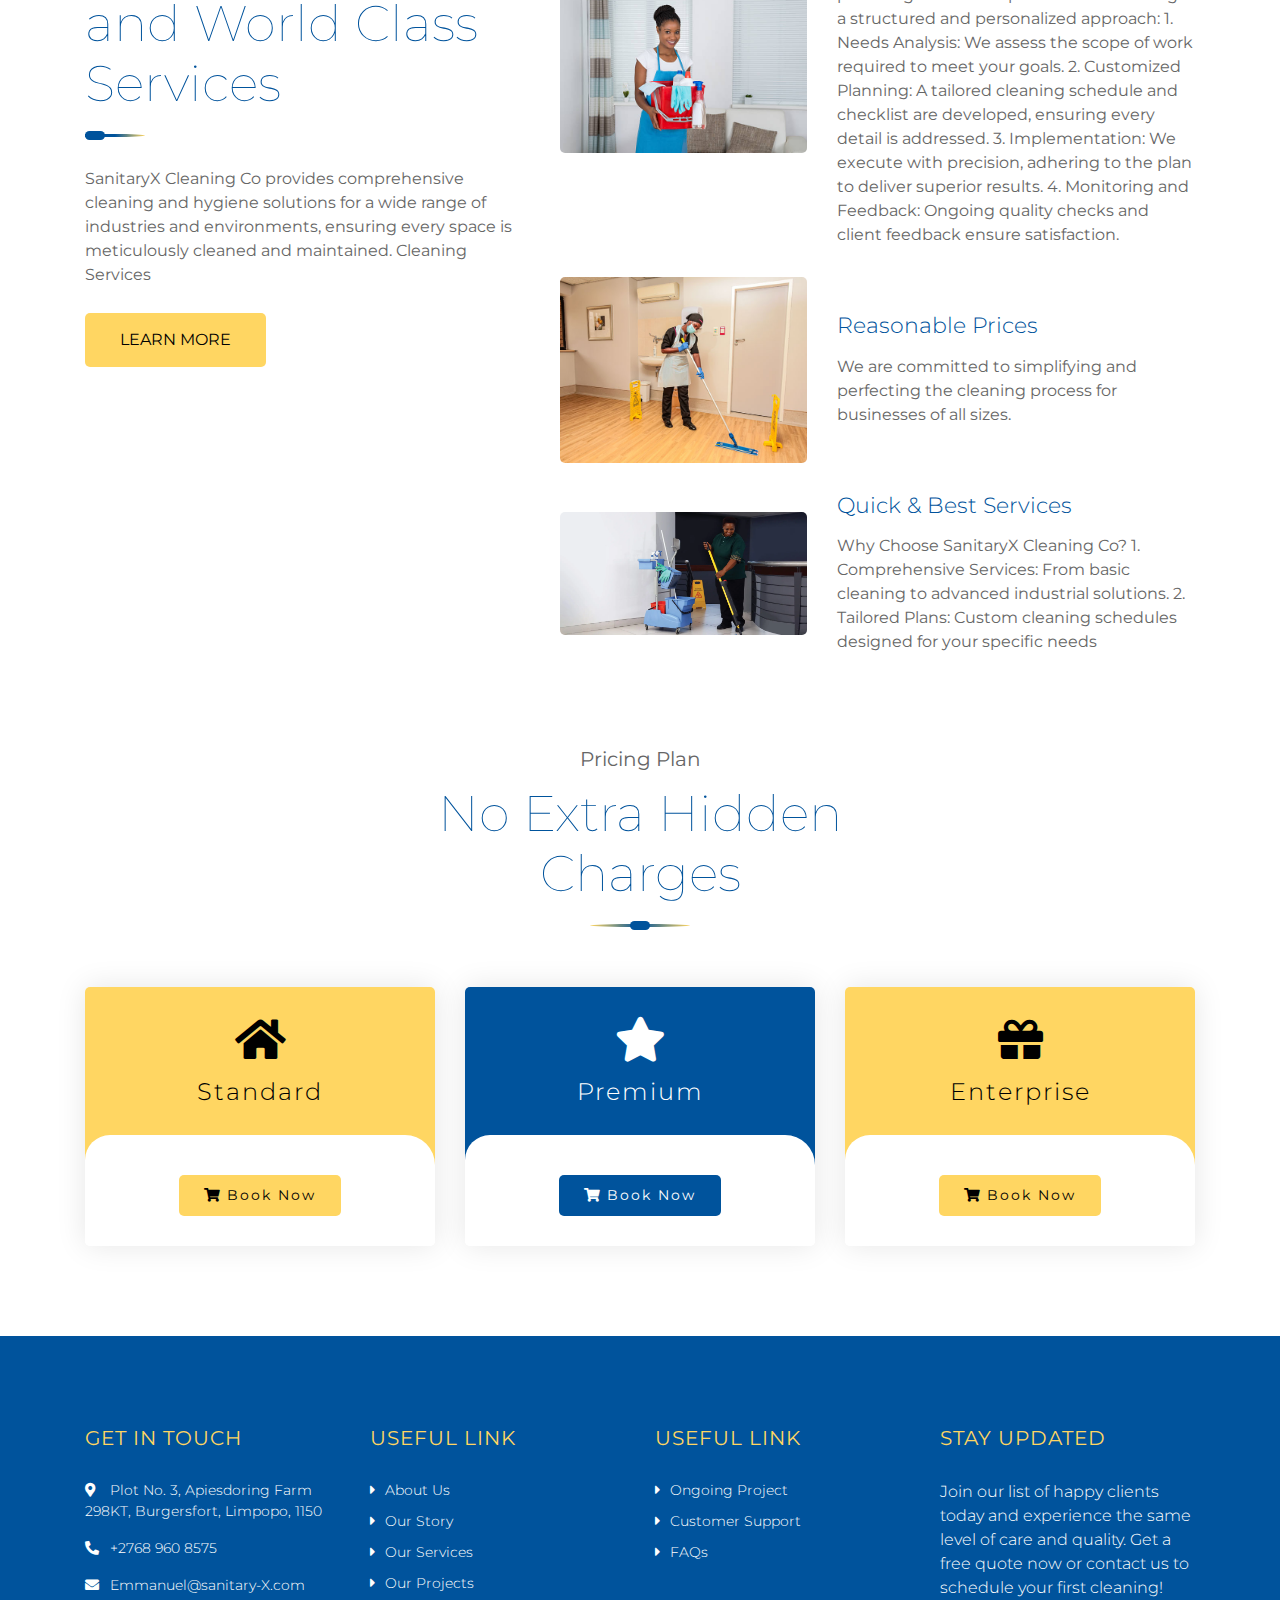
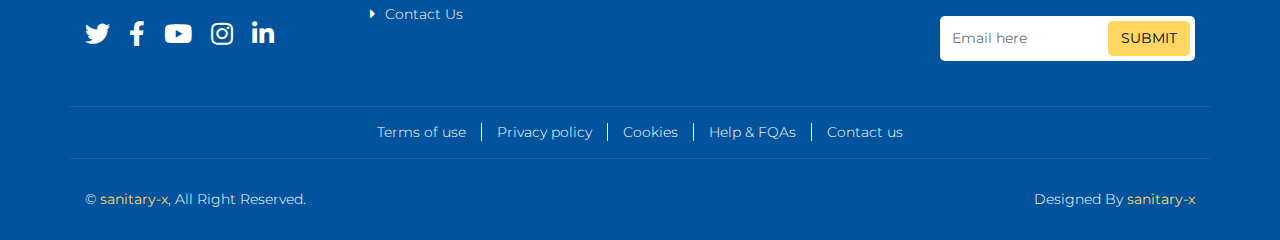
<file: service.html>
<!DOCTYPE html>
<html lang="en">
    <head>
        <meta charset="utf-8">
        <title>SanitaryX Cleaning Co</title>
        <meta content="width=device-width, initial-scale=1.0" name="viewport">
        <meta content="Cleaning Company Website Template" name="keywords">
        <meta content="Cleaning Company Website Template" name="description">

        <!-- Favicon -->
        <link href="img/favicon.ico" rel="icon">

        <!-- Google Font -->
        <link href="https://fonts.googleapis.com/css2?family=Montserrat:wght@100;300;400&display=swap" rel="stylesheet">
        
        <!-- CSS Libraries -->
        <link href="https://stackpath.bootstrapcdn.com/bootstrap/4.4.1/css/bootstrap.min.css" rel="stylesheet">
        <link href="https://cdnjs.cloudflare.com/ajax/libs/font-awesome/5.10.0/css/all.min.css" rel="stylesheet">
        <link href="lib/owlcarousel/assets/owl.carousel.min.css" rel="stylesheet">
        <link href="lib/lightbox/css/lightbox.min.css" rel="stylesheet">

        <!-- Template Stylesheet -->
        <link href="css/style.css" rel="stylesheet">
    </head>

    <body>
        <div class="wrapper">
            <!-- Header Start -->
            <div class="header">
                <div class="container-fluid">
                    <div class="header-top row align-items-center">
                        <div class="col-lg-3">
                            <div class="brand">
                                <a href="index.html">
                                    <img src="img/logo1.jpg" alt="Logo">
                                </a>
                            </div>
                        </div>
                        <div class="col-lg-9">
                            <div class="topbar">
                                <div class="topbar-col">
                                    <a href="tel:+012 345 67890"><i class="fa fa-phone-alt"></i>+068 960 8575</a>
                                </div>
                                <div class="topbar-col">
                                    <a href="mailto:Emmanuel@sanitary-X.com"><i class="fa fa-envelope"></i>info@example.com</a>
                                </div>
                                <div class="topbar-col">
                                    <div class="topbar-social">
                                        <a href=""><i class="fab fa-twitter"></i></a>
                                        <a href=""><i class="fab fa-facebook-f"></i></a>
                                        <a href=""><i class="fab fa-youtube"></i></a>
                                        <a href=""><i class="fab fa-instagram"></i></a>
                                        <a href=""><i class="fab fa-linkedin-in"></i></a>
                                    </div>
                                </div>
                            </div>
                            <div class="navbar navbar-expand-lg bg-light navbar-light">
                                <a href="#" class="navbar-brand">MENU</a>
                                <button type="button" class="navbar-toggler" data-toggle="collapse" data-target="#navbarCollapse">
                                    <span class="navbar-toggler-icon"></span>
                                </button>

                                <div class="collapse navbar-collapse justify-content-between" id="navbarCollapse">
                                    <div class="navbar-nav ml-auto">
                                        <a href="index.html" class="nav-item nav-link">Home</a>
                                        <a href="about.html" class="nav-item nav-link">About</a>
                                        <a href="service.html" class="nav-item nav-link active">Service</a>
                                        <a href="portfolio.html" class="nav-item nav-link">Project</a>
                                       <!--- <a href="single.html" class="nav-item nav-link">Single</a> -->
                                        <a href="contact.html" class="nav-item nav-link">Contact</a>
                                        <div class="nav-item dropdown">
                                            <a href="#" class="nav-link dropdown-toggle" data-toggle="dropdown">Dropdown</a>
                                            <div class="dropdown-menu">
                                                <a href="#" class="dropdown-item">Sub Item 1</a>
                                                <a href="#" class="dropdown-item">Sub Item 2</a>
                                            </div>
                                        </div>
                                        <a href="contact.html" class="btn">Get A Quote</a>
                                    </div>
                                </div>
                            </div>
                        </div>
                    </div>
                </div>
            </div>
            <!-- Header End -->
            
            
            <!-- Page Header Start -->
            <div class="page-header">
                <div class="container">
                    <div class="row">
                        <div class="col-12">
                            <h2>Our Services</h2>
                        </div>
                        <div class="col-12">
                            <a href="">Home</a>
                            <a href="">Our Services</a>
                        </div>
                    </div>
                </div>
            </div>
            <!-- Page Header End -->


            <!-- Service Start -->
            <div class="service">
                <div class="container">
                    <div class="section-header">
                        <p>Our Services</p>
                        <h2>Provide Services Worldwide</h2>
                    </div>
                    <div class="row">
                        <div class="col-lg-3 col-md-6">
                            <div class="service-item">
                                <img src="img/cleaning 1.jpg"alt="Service">
                                <h3>Flour Cleaning</h3>
                                <p>
                                    Automatic Urinal Cleaners - Paper Towel Dispensers - Air Freshener Dispensers - Hand Sanitizer Dispensers - Hand Dryers
                                </p>
                                <a class="btn" href="">Learn More</a>
                            </div>
                        </div>
                        <div class="col-lg-3 col-md-6">
                            <div class="service-item">
                                <img src="img/cleaner2.jpg"alt ="service">
                                <h3>Hazardous Waste Cleaning</h3>
                                <p>
                                    Cleaning and disposal of hazardous materials, such as chemicals or biohazards, from industrial environments
                                </p>
                                <a class="btn" href="">Learn More</a>
                            </div>
                        </div>
                        <div class="col-lg-3 col-md-6">
                            <div class="service-item">
                                <img src="img/cleaning3.jpg "alt="service">
                                <h3>Grease Trap Cleaning</h3>
                                <p>
                                    Office Cleaning: Daily or weekly office cleaning services tailored to your workspace, including dusting, trash removal, and sanitizing high-touch surfaces. Retail & Hospitality Cleaning: Clean and welcoming spaces for customers with a focus on floors, restrooms, and customer areas. 
                                </p>
                                <a class="btn" href="">Learn More</a>
                            </div>
                        </div>
                        <div class="col-lg-3 col-md-6">
                            <div class="service-item">
                                <img src="img/cleaning7.jpg"alt="service">
                                <h3>Industrial Kitchen Cleaning</h3>
                                <p>
                                    Cleaning deep fryers, hoods, filters, and other kitchen equipment in food manufacturing or processing facilities
                                </p>
                                <a class="btn" href="">Learn More</a>
                            </div>
                        </div>
                    </div>
                </div>
            </div>
            <!-- Service End -->
            
            
            <!-- Feature Start -->
            <div class="feature">
                <div class="container">
                    <div class="row">
                        <div class="col-md-5">
                            <div class="section-header left">
                                <p>Why Choose Us</p>
                                <h2>Expert Cleaners and World Class Services</h2>
                            </div>
                            <p>
                                SanitaryX Cleaning Co provides comprehensive cleaning and hygiene solutions for a wide range of industries and environments, ensuring every space is meticulously cleaned and maintained. Cleaning Services
                            </p>
                            <a class="btn" href="">Learn More</a>
                        </div>
                        <div class="col-md-7">
                            <div class="row align-items-center feature-item">
                                <div class="col-5">
                                    <img src="img/cleaning6.jpg" alt="Feature">
                                </div>
                                <div class="col-7">
                                    <h3>Expert Cleaners</h3>
                                    <p>
                                        At SanitaryX Cleaning Co, we don't just clean-we create solutions. Our cleaning process guarantees optimal results through a structured and personalized approach: 1. Needs Analysis: We assess the scope of work required to meet your goals. 2. Customized Planning: A tailored cleaning schedule and checklist are developed, ensuring every detail is addressed. 3. Implementation: We execute with precision, adhering to the plan to deliver superior results. 4. Monitoring and Feedback: Ongoing quality checks and client feedback ensure satisfaction.
                                    </p>
                                </div>
                            </div>
                            <div class="row align-items-center feature-item">
                                <div class="col-5">
                                    <img src="img/cleaning8.jpg" alt="Feature">
                                </div>
                                <div class="col-7">
                                    <h3>Reasonable Prices</h3>
                                    <p>
                                        We are committed to simplifying and perfecting the cleaning process for businesses of all sizes.
                                    </p>
                                </div>
                            </div>
                            <div class="row align-items-center feature-item">
                                <div class="col-5">
                                    <img src="img/cleaning4.webp" alt="Feature">
                                </div>
                                <div class="col-7">
                                    <h3>Quick & Best Services</h3>
                                    <p>
                                        Why Choose SanitaryX Cleaning Co? 1. Comprehensive Services: From basic cleaning to advanced industrial solutions. 2. Tailored Plans: Custom cleaning schedules designed for your specific needs
                                    </p>
                                </div>
                            </div>
                        </div>
                    </div>
                </div>
            </div>
            <!-- Feature End -->
            
            
            <!-- Pricing Plan Start -->
            <div class="price">
                <div class="container">
                    <div class="section-header">
                        <p>Pricing Plan</p>
                        <h2>No Extra Hidden Charges</h2>
                    </div>
                    <div class="row">
                        <div class="col-md-4">
                            <div class="price-item">
                                <div class="price-header">
                                    <div class="price-icon">
                                        <i class="fa fa-home"></i>
                                    </div>
                                    <div class="price-title">
                                        <h2>Standard</h2>
                                    </div>
                                    <div class="price-pricing">
                                        <!--<h2><small>$</small>99</h2>-->
                                    </div>
                                </div>
                                <div class="price-body">
                                    <div class="price-des">
                                        <!--<ul>
                                            <li>3 Bedrooms cleaning</li>
                                            <li>2 Bathrooms cleaning</li>
                                            <li>1 Living room Cleaning</li>
                                            <li>Vacuum Cleaning</li>
                                            <li>Within 6 Hours</li>
                                        </ul>-->
                                    </div>
                                </div>
                                <div class="price-footer">
                                    <div class="price-action">
                                        <a href="contact.html"><i class="fa fa-shopping-cart"></i>Book Now</a>
                                    </div>
                                </div>
                            </div>
                        </div>
                        <div class="col-md-4">
                            <div class="price-item featured-item">
                                <div class="price-header">
                                    <div class="price-icon">
                                        <i class="fa fa-star"></i>
                                    </div>
                                    <div class="price-title">
                                        <h2>Premium</h2>
                                    </div>
                                    <div class="price-pricing">
                                        <!--<h2><small>$</small>149</h2>-->
                                    </div>
                                </div>
                                <div class="price-body">
                                    <div class="price-des">
                                        <!--<ul>
                                            <li>5 Bedrooms cleaning</li>
                                            <li>3 Bathrooms cleaning</li>
                                            <li>2 Living room Cleaning</li>
                                            <li>Vacuum Cleaning</li>
                                            <li>Within 6 Hours</li>
                                        </ul>-->
                                    </div>
                                </div>
                                <div class="price-footer">
                                    <div class="price-action">
                                        <a href="contact.html"><i class="fa fa-shopping-cart"></i>Book Now</a>
                                    </div>
                                </div>
                            </div>
                        </div>
                        <div class="col-md-4">
                            <div class="price-item">
                                <div class="price-header">
                                    <div class="price-icon">
                                        <i class="fa fa-gift"></i>
                                    </div>
                                    <div class="price-title">
                                        <h2>Enterprise</h2>
                                    </div>
                                    <div class="price-pricing">
                                        <!--<h2><small>$</small>199</h2>-->
                                    </div>
                                </div>
                                <div class="price-body">
                                    <div class="price-des">
                                        <!--<ul>
                                            <li>8 Bedrooms cleaning</li>
                                            <li>5 Bathrooms cleaning</li>
                                            <li>3 Living room Cleaning</li>
                                            <li>Vacuum Cleaning</li>
                                            <li>Within 12 Hours</li>
                                        </ul>-->
                                    </div>
                                </div>
                                <div class="price-footer">
                                    <div class="price-action">
                                        <a href="contact.html"><i class="fa fa-shopping-cart"></i>Book Now</a>
                                    </div>
                                </div>
                            </div>
                        </div>
                    </div>
                </div>
            </div>
            <!-- Pricing Plan End -->


            <!-- Footer Start -->
            <div class="footer">
                <div class="container">
                    <div class="row">
                        <div class="col-md-6 col-lg-3">
                            <div class="footer-contact">
                                <h2>Get In Touch</h2>
                                <p><i class="fa fa-map-marker-alt"></i>Plot No. 3, Apiesdoring Farm 298KT, Burgersfort, Limpopo, 1150</p>
                                <p><i class="fa fa-phone-alt"></i>+2768 960 8575</p>
                                <p><i class="fa fa-envelope"></i>Emmanuel@sanitary-X.com</p>
                                <div class="footer-social">
                                    <a href=""><i class="fab fa-twitter"></i></a>
                                    <a href=""><i class="fab fa-facebook-f"></i></a>
                                    <a href=""><i class="fab fa-youtube"></i></a>
                                    <a href=""><i class="fab fa-instagram"></i></a>
                                    <a href=""><i class="fab fa-linkedin-in"></i></a>
                                </div>
                            </div>
                        </div>
                        <div class="col-md-6 col-lg-3">
                            <div class="footer-link">
                                <h2>Useful Link</h2>
                                <a href="">About Us</a>
                                <a href="">Our Story</a>
                                <a href="">Our Services</a>
                                <a href="">Our Projects</a>
                                <a href="">Contact Us</a>
                            </div>
                        </div>
                        <div class="col-md-6 col-lg-3">
                            <div class="footer-link">
                                <h2>Useful Link</h2>
                                <!--<a href="">Our Clients</a>
                                <a href="">Clients Review</a>-->
                                <a href="">Ongoing Project</a>
                                <a href="contact.html">Customer Support</a>
                                <a href="contact.html">FAQs</a>
                            </div>
                        </div>
                        <div class="col-md-6 col-lg-3">
                            <div class="footer-form">
                                <h2>Stay Updated</h2>
                                <p>
                                    Join our list of happy clients today and experience the same level of care and quality. Get a free quote now or contact us to schedule your first cleaning!
                                </p>
                                <input class="form-control" placeholder="Email here">
                                <button class="btn">Submit</button>
                            </div>
                        </div>
                    </div>
                </div>
                <div class="container footer-menu">
                    <div class="f-menu">
                        <a href="">Terms of use</a>
                        <a href="">Privacy policy</a>
                        <a href="">Cookies</a>
                        <a href="">Help & FQAs</a>
                        <a href="">Contact us</a>
                    </div>
                </div>
                <div class="container copyright">
                    <div class="row">
                        <div class="col-md-6">
                            <p>&copy; <a href="https://sanitary-x.com">sanitary-x</a>, All Right Reserved.</p>
                        </div>
                        <div class="col-md-6">
                            <p>Designed By <a href="https://sanitary-x.com">sanitary-x</a></p>
                        </div>
                    </div>
                </div>
            </div>
            <!-- Footer End -->
            
            <a href="#" class="back-to-top"><i class="fa fa-chevron-up"></i></a>
        </div>

        <!-- JavaScript Libraries -->
        <script src="https://code.jquery.com/jquery-3.4.1.min.js"></script>
        <script src="https://stackpath.bootstrapcdn.com/bootstrap/4.4.1/js/bootstrap.bundle.min.js"></script>
        <script src="lib/easing/easing.min.js"></script>
        <script src="lib/owlcarousel/owl.carousel.min.js"></script>
        <script src="lib/isotope/isotope.pkgd.min.js"></script>
        <script src="lib/lightbox/js/lightbox.min.js"></script>

        <!-- Template Javascript -->
        <script src="js/main.js"></script>
    </body>
</html>
</file>
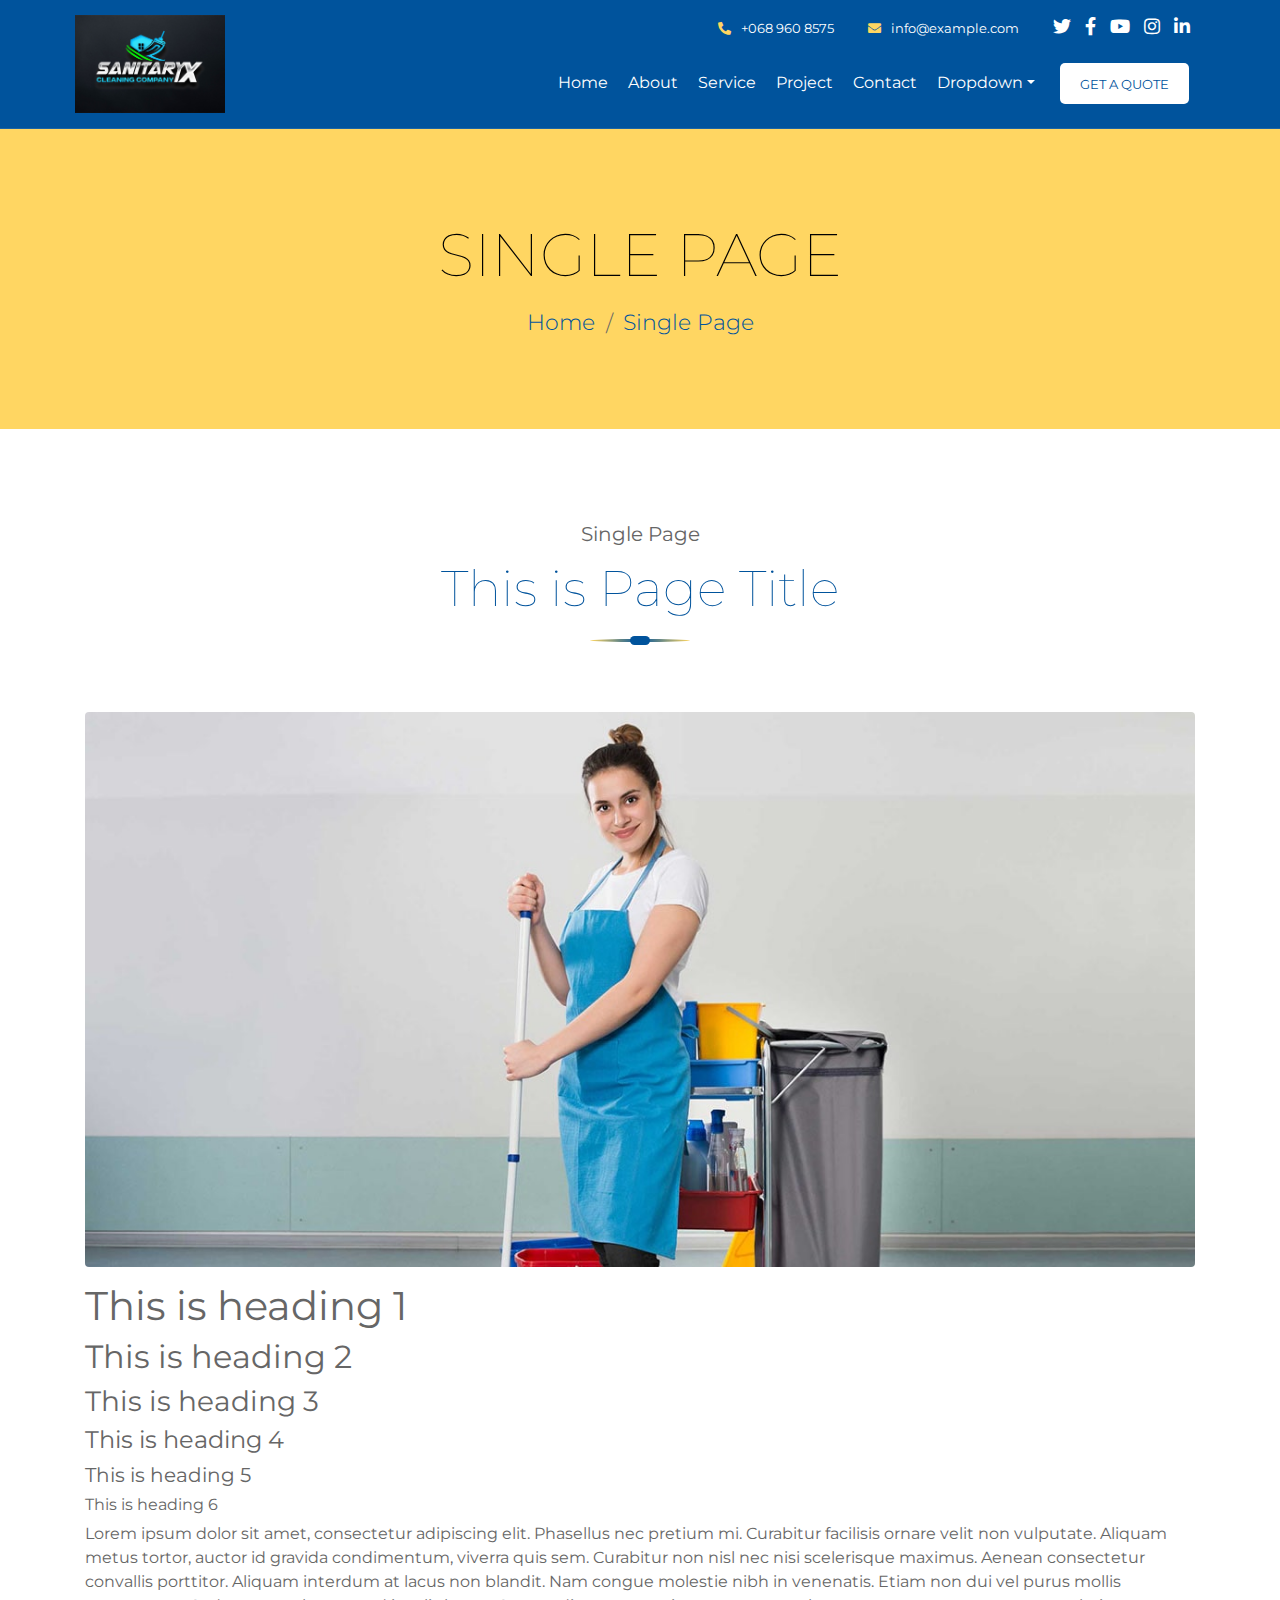
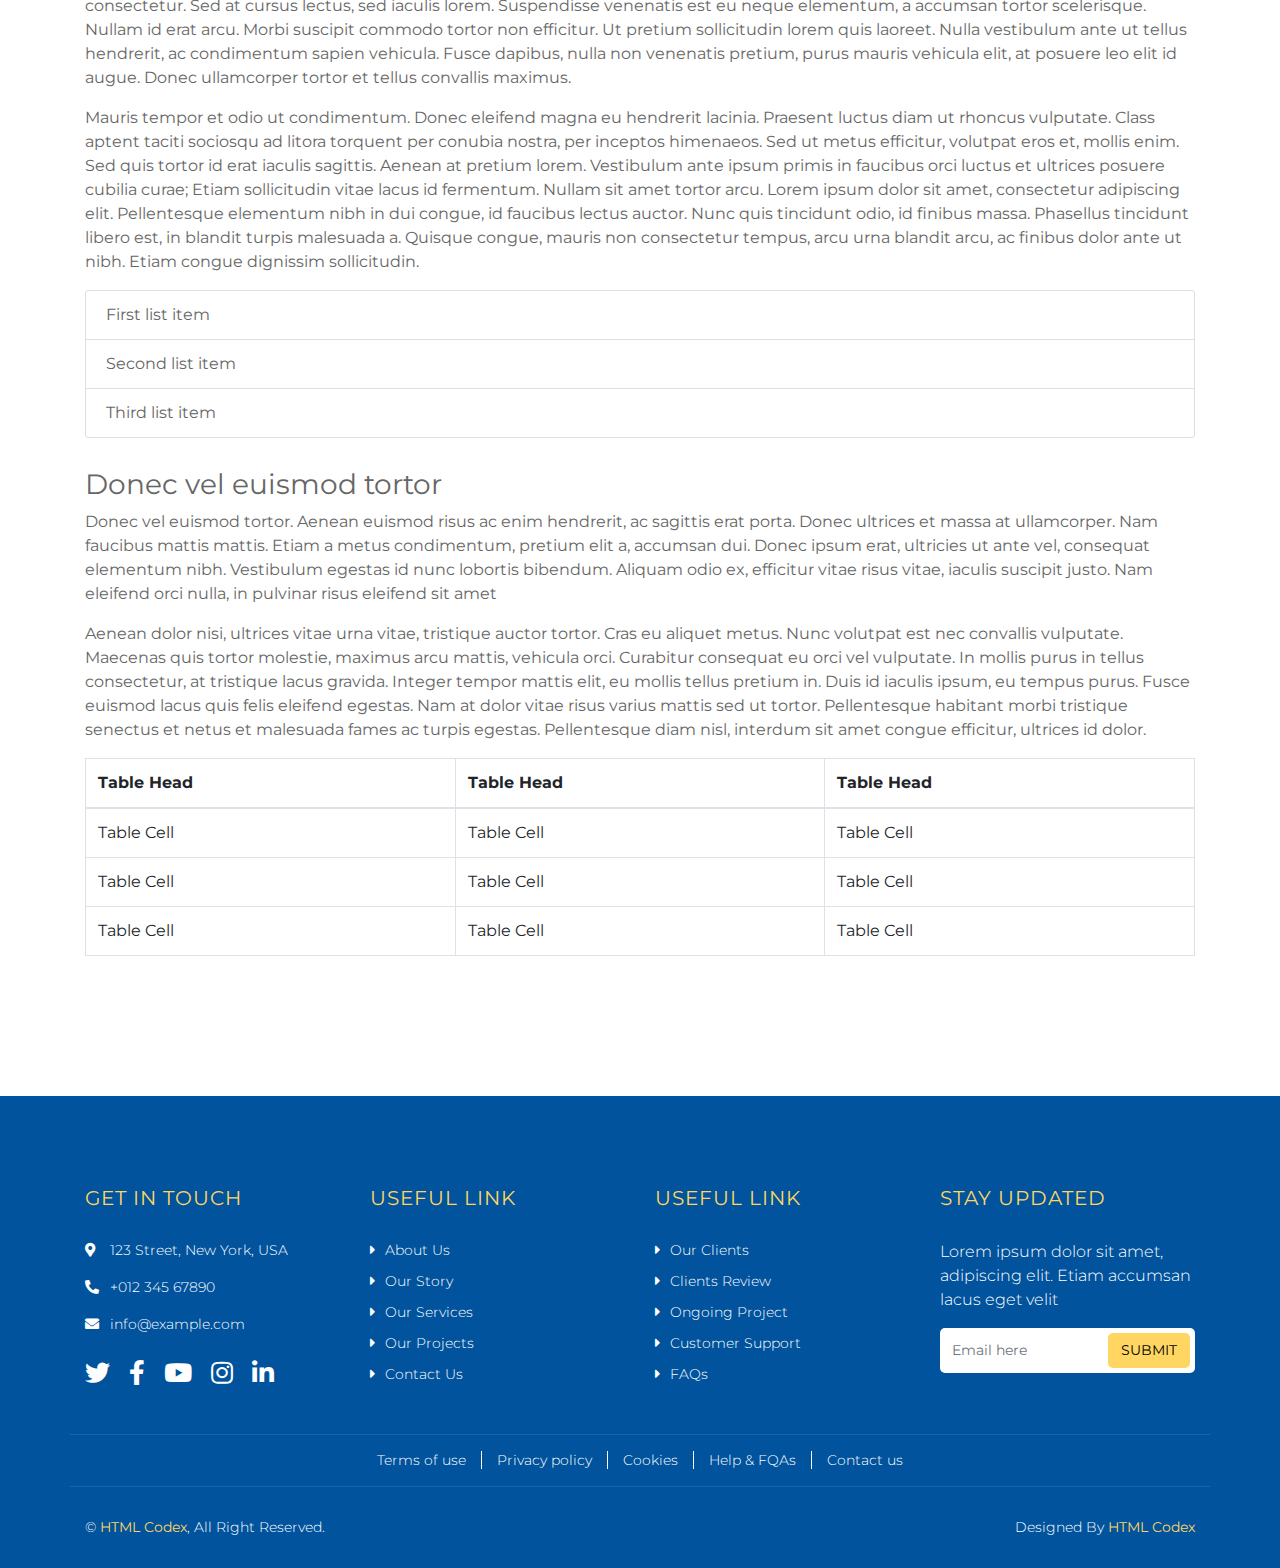
<file: single.html>
<!DOCTYPE html>
<html lang="en">
    <head>
        <meta charset="utf-8">
        <title>SanitaryX Cleaning Co</title>
        <meta content="width=device-width, initial-scale=1.0" name="viewport">
        <meta content="Cleaning Company Website Template" name="keywords">
        <meta content="Cleaning Company Website Template" name="description">

        <!-- Favicon -->
        <link href="img/favicon.ico" rel="icon">

        <!-- Google Font -->
        <link href="https://fonts.googleapis.com/css2?family=Montserrat:wght@100;300;400&display=swap" rel="stylesheet">
        
        <!-- CSS Libraries -->
        <link href="https://stackpath.bootstrapcdn.com/bootstrap/4.4.1/css/bootstrap.min.css" rel="stylesheet">
        <link href="https://cdnjs.cloudflare.com/ajax/libs/font-awesome/5.10.0/css/all.min.css" rel="stylesheet">
        <link href="lib/owlcarousel/assets/owl.carousel.min.css" rel="stylesheet">
        <link href="lib/lightbox/css/lightbox.min.css" rel="stylesheet">

        <!-- Template Stylesheet -->
        <link href="css/style.css" rel="stylesheet">
    </head>

    <body>
        <div class="wrapper">
            <!-- Header Start -->
            <div class="header">
                <div class="container-fluid">
                    <div class="header-top row align-items-center">
                        <div class="col-lg-3">
                            <div class="brand">
                                <a href="index.html">
                                    <img src="img/logo1.jpg" alt="Logo">
                                </a>
                            </div>
                        </div>
                        <div class="col-lg-9">
                            <div class="topbar">
                                <div class="topbar-col">
                                    <a href="tel:+068 960 8575"><i class="fa fa-phone-alt"></i>+068 960 8575</a>
                                </div>
                                <div class="topbar-col">
                                    <a href="mailto:Emmanuel@sanitary-X.com"><i class="fa fa-envelope"></i>info@example.com</a>
                                </div>
                                <div class="topbar-col">
                                    <div class="topbar-social">
                                        <a href=""><i class="fab fa-twitter"></i></a>
                                        <a href=""><i class="fab fa-facebook-f"></i></a>
                                        <a href=""><i class="fab fa-youtube"></i></a>
                                        <a href=""><i class="fab fa-instagram"></i></a>
                                        <a href=""><i class="fab fa-linkedin-in"></i></a>
                                    </div>
                                </div>
                            </div>
                            <div class="navbar navbar-expand-lg bg-light navbar-light">
                                <a href="#" class="navbar-brand">MENU</a>
                                <button type="button" class="navbar-toggler" data-toggle="collapse" data-target="#navbarCollapse">
                                    <span class="navbar-toggler-icon"></span>
                                </button>

                                <div class="collapse navbar-collapse justify-content-between" id="navbarCollapse">
                                    <div class="navbar-nav ml-auto">
                                        <a href="index.html" class="nav-item nav-link">Home</a>
                                        <a href="about.html" class="nav-item nav-link">About</a>
                                        <a href="service.html" class="nav-item nav-link">Service</a>
                                        <a href="portfolio.html" class="nav-item nav-link">Project</a>
                                       <!--  <a href="single.html" class="nav-item nav-link active">Single</a> -->
                                        <a href="contact.html" class="nav-item nav-link">Contact</a>
                                        <div class="nav-item dropdown">
                                            <a href="#" class="nav-link dropdown-toggle" data-toggle="dropdown">Dropdown</a>
                                            <div class="dropdown-menu">
                                                <a href="#" class="dropdown-item">Sub Item 1</a>
                                                <a href="#" class="dropdown-item">Sub Item 2</a>
                                            </div>
                                        </div>
                                        <a href="#" class="btn">Get A Quote</a>
                                    </div>
                                </div>
                            </div>
                        </div>
                    </div>
                </div>
            </div>
            <!-- Header End -->
            
            
            <!-- Page Header Start -->
            <div class="page-header">
                <div class="container">
                    <div class="row">
                        <div class="col-12">
                            <h2>Single Page</h2>
                        </div>
                        <div class="col-12">
                            <a href="">Home</a>
                            <a href="">Single Page</a>
                        </div>
                    </div>
                </div>
            </div>
            <!-- Page Header End -->


            <!-- Single Page Start -->
            <div class="single">
                <div class="container">
                    <div class="section-header">
                        <p>Single Page</p>
                        <h2>This is Page Title</h2>
                    </div>
                    <div class="row">
                        <div class="col-12">
                            <img class="img-fluid rounded" src="img/single.jpg" alt="Image">
                            <h1>This is heading 1</h1>
                            <h2>This is heading 2</h2>
                            <h3>This is heading 3</h3>
                            <h4>This is heading 4</h4>
                            <h5>This is heading 5</h5>
                            <h6>This is heading 6</h6>
                            <p>
                                Lorem ipsum dolor sit amet, consectetur adipiscing elit. Phasellus nec pretium mi. Curabitur facilisis ornare velit non vulputate. Aliquam metus tortor, auctor id gravida condimentum, viverra quis sem. Curabitur non nisl nec nisi scelerisque maximus. Aenean consectetur convallis porttitor. Aliquam interdum at lacus non blandit. Nam congue molestie nibh in venenatis. Etiam non dui vel purus mollis consectetur. Sed at cursus lectus, sed iaculis lorem. Suspendisse venenatis est eu neque elementum, a accumsan tortor scelerisque. Nullam id erat arcu. Morbi suscipit commodo tortor non efficitur. Ut pretium sollicitudin lorem quis laoreet. Nulla vestibulum ante ut tellus hendrerit, ac condimentum sapien vehicula. Fusce dapibus, nulla non venenatis pretium, purus mauris vehicula elit, at posuere leo elit id augue. Donec ullamcorper tortor et tellus convallis maximus.
                            </p>
                            <p>
                                Mauris tempor et odio ut condimentum. Donec eleifend magna eu hendrerit lacinia. Praesent luctus diam ut rhoncus vulputate. Class aptent taciti sociosqu ad litora torquent per conubia nostra, per inceptos himenaeos. Sed ut metus efficitur, volutpat eros et, mollis enim. Sed quis tortor id erat iaculis sagittis. Aenean at pretium lorem. Vestibulum ante ipsum primis in faucibus orci luctus et ultrices posuere cubilia curae; Etiam sollicitudin vitae lacus id fermentum. Nullam sit amet tortor arcu. Lorem ipsum dolor sit amet, consectetur adipiscing elit. Pellentesque elementum nibh in dui congue, id faucibus lectus auctor. Nunc quis tincidunt odio, id finibus massa. Phasellus tincidunt libero est, in blandit turpis malesuada a. Quisque congue, mauris non consectetur tempus, arcu urna blandit arcu, ac finibus dolor ante ut nibh. Etiam congue dignissim sollicitudin. 
                            </p>
                            <ul class="list-group">
                                <li class="list-group-item">First list item</li>
                                <li class="list-group-item">Second list item</li>
                                <li class="list-group-item">Third list item</li>
                            </ul>
                            <h3>Donec vel euismod tortor</h3>
                            <p>
                                Donec vel euismod tortor. Aenean euismod risus ac enim hendrerit, ac sagittis erat porta. Donec ultrices et massa at ullamcorper. Nam faucibus mattis mattis. Etiam a metus condimentum, pretium elit a, accumsan dui. Donec ipsum erat, ultricies ut ante vel, consequat elementum nibh. Vestibulum egestas id nunc lobortis bibendum. Aliquam odio ex, efficitur vitae risus vitae, iaculis suscipit justo. Nam eleifend orci nulla, in pulvinar risus eleifend sit amet
                            </p>
                            <p>
                                Aenean dolor nisi, ultrices vitae urna vitae, tristique auctor tortor. Cras eu aliquet metus. Nunc volutpat est nec convallis vulputate. Maecenas quis tortor molestie, maximus arcu mattis, vehicula orci. Curabitur consequat eu orci vel vulputate. In mollis purus in tellus consectetur, at tristique lacus gravida. Integer tempor mattis elit, eu mollis tellus pretium in. Duis id iaculis ipsum, eu tempus purus. Fusce euismod lacus quis felis eleifend egestas. Nam at dolor vitae risus varius mattis sed ut tortor. Pellentesque habitant morbi tristique senectus et netus et malesuada fames ac turpis egestas. Pellentesque diam nisl, interdum sit amet congue efficitur, ultrices id dolor. 
                            </p>
                            <table class="table table-bordered">
                                <thead>
                                    <tr>
                                        <th>Table Head</th>
                                        <th>Table Head</th>
                                        <th>Table Head</th>
                                    </tr>
                                </thead>
                                <tbody>
                                    <tr>
                                        <td>Table Cell</td>
                                        <td>Table Cell</td>
                                        <td>Table Cell</td>
                                    </tr>
                                    <tr>
                                        <td>Table Cell</td>
                                        <td>Table Cell</td>
                                        <td>Table Cell</td>
                                    </tr>
                                    <tr>
                                        <td>Table Cell</td>
                                        <td>Table Cell</td>
                                        <td>Table Cell</td>
                                    </tr>
                                </tbody>
                            </table>
                        </div>
                    </div>
                </div>
            </div>
            <!-- Single Page End -->


            <!-- Footer Start -->
            <div class="footer">
                <div class="container">
                    <div class="row">
                        <div class="col-md-6 col-lg-3">
                            <div class="footer-contact">
                                <h2>Get In Touch</h2>
                                <p><i class="fa fa-map-marker-alt"></i>123 Street, New York, USA</p>
                                <p><i class="fa fa-phone-alt"></i>+012 345 67890</p>
                                <p><i class="fa fa-envelope"></i>info@example.com</p>
                                <div class="footer-social">
                                    <a href=""><i class="fab fa-twitter"></i></a>
                                    <a href=""><i class="fab fa-facebook-f"></i></a>
                                    <a href=""><i class="fab fa-youtube"></i></a>
                                    <a href=""><i class="fab fa-instagram"></i></a>
                                    <a href=""><i class="fab fa-linkedin-in"></i></a>
                                </div>
                            </div>
                        </div>
                        <div class="col-md-6 col-lg-3">
                            <div class="footer-link">
                                <h2>Useful Link</h2>
                                <a href="">About Us</a>
                                <a href="">Our Story</a>
                                <a href="">Our Services</a>
                                <a href="">Our Projects</a>
                                <a href="">Contact Us</a>
                            </div>
                        </div>
                        <div class="col-md-6 col-lg-3">
                            <div class="footer-link">
                                <h2>Useful Link</h2>
                                <a href="">Our Clients</a>
                                <a href="">Clients Review</a>
                                <a href="">Ongoing Project</a>
                                <a href="">Customer Support</a>
                                <a href="">FAQs</a>
                            </div>
                        </div>
                        <div class="col-md-6 col-lg-3">
                            <div class="footer-form">
                                <h2>Stay Updated</h2>
                                <p>
                                    Lorem ipsum dolor sit amet, adipiscing elit. Etiam accumsan lacus eget velit
                                </p>
                                <input class="form-control" placeholder="Email here">
                                <button class="btn">Submit</button>
                            </div>
                        </div>
                    </div>
                </div>
                <div class="container footer-menu">
                    <div class="f-menu">
                        <a href="">Terms of use</a>
                        <a href="">Privacy policy</a>
                        <a href="">Cookies</a>
                        <a href="">Help & FQAs</a>
                        <a href="">Contact us</a>
                    </div>
                </div>
                <div class="container copyright">
                    <div class="row">
                        <div class="col-md-6">
                            <p>&copy; <a href="https://htmlcodex.com">HTML Codex</a>, All Right Reserved.</p>
                        </div>
                        <div class="col-md-6">
                            <p>Designed By <a href="https://htmlcodex.com">HTML Codex</a></p>
                        </div>
                    </div>
                </div>
            </div>
            <!-- Footer End -->
            
            <a href="#" class="back-to-top"><i class="fa fa-chevron-up"></i></a>
        </div>

        <!-- JavaScript Libraries -->
        <script src="https://code.jquery.com/jquery-3.4.1.min.js"></script>
        <script src="https://stackpath.bootstrapcdn.com/bootstrap/4.4.1/js/bootstrap.bundle.min.js"></script>
        <script src="lib/easing/easing.min.js"></script>
        <script src="lib/owlcarousel/owl.carousel.min.js"></script>
        <script src="lib/isotope/isotope.pkgd.min.js"></script>
        <script src="lib/lightbox/js/lightbox.min.js"></script>

        <!-- Template Javascript -->
        <script src="js/main.js"></script>
    </body>
</html>
</file>
<file: css/style.css>
/*******************************/
/********* General CSS *********/
/*******************************/
body {
    color: #666666;
    background: #ffffff;
    font-family: 'Montserrat', sans-serif;
    font-weight: 400;
}

h1,
h2, 
h3, 
h4,
h5, 
h6 {
    font-weight: 100;
}

a {
    color: #454545;
    transition: .3s;
}

a:hover,
a:active,
a:focus {
    color: #333333;
    outline: none;
    text-decoration: none;
}

.btn:focus {
    box-shadow: none;
}

.wrapper {
    position: relative;
    width: 100%;
    max-width: 1366px;
    margin: 0 auto;
    background: #ffffff;
}

.back-to-top {
    position: fixed;
    display: none;
    background: #FFD662;
    color: #000000;
    width: 44px;
    height: 44px;
    text-align: center;
    line-height: 1;
    font-size: 22px;
    border-radius: 5px;
    right: 15px;
    bottom: 15px;
    transition: background 0.5s;
    z-index: 9;
}

.back-to-top:hover {
    color: #ffffff;
    background: #00539C;
}

.back-to-top i {
    padding-top: 10px;
}


/*******************************/
/********** Header CSS *********/
/*******************************/
.header {
    position: relative;
    width: 100%;
    padding: 15px 0 0 0;
    background: #00539C;
}

.header.home {
    margin-bottom: 45px;
    background: linear-gradient(rgba(0, 83, 156, 1), rgba(0, 83, 156, .9), rgba(0, 83, 156, 1)), url(../img/header.jpg);
    background-position: center;
    background-repeat: no-repeat;
    background-size: cover;
}

@media (min-width: 992px) {
    .header .row {
        padding: 0 60px;
    }
}

.header .header-top {
    padding-bottom: 15px;
    border-bottom: 1px solid rgba(255, 255, 255, .1);
}

.header .brand {
    position: relative;
}

.header .brand a {
    color: #ffffff;
    font-size: 40px;
    font-weight: 100;
}

.header .brand img {
    width: 100%;
    max-width: 150px;
    height: 100%;
    max-height: 100px;
}

.header .topbar {
    position: relative;
    text-align: right;
}

.header .topbar .topbar-col {
    display: inline-block;
    padding: 0 15px;
    margin-bottom: 15px;
}

.header .topbar-col a {
    color: #ffffff;
    font-size: 13px;
}

.header .topbar-col a i {
    margin-right: 10px;
    color: #FFD662;
}

.header .topbar-social {
    position: relative;
}

.header .topbar-social a {
    display: inline-block;
}

.header .topbar-social a i {
    margin-right: 10px;
    font-size: 18px;
    color: #ffffff;
}

.header .topbar-social a:last-child i {
    margin: 0;
}

.header .topbar-social a:hover i {
    color: #FFD662;
}

.header .dropdown-menu {
    margin-top: 0;
    border: 0;
    border-radius: 5px;
    background: #eeeeee;
}

.header .dropdown-menu a.active {
    color: #FFD662;
}

@media (min-width: 992px) {
    .header .navbar {
        background: transparent !important;
    }
    
    .header .navbar-brand {
        display: none;
    }
    
    .header .navbar-light a.nav-link,
    .header .navbar-light .show > .nav-link {
        position: relative;
        padding: 8px 10px;
        color: #ffffff;
        font-size: 16px;
        z-index: 1;
    }
    
    .header .navbar-light a.nav-link:hover,
    .header .navbar-light a.nav-link.active {
        color: #FFD662;
    }
}

@media (max-width: 992px) {
    .header .brand {
        text-align: center;
        margin-bottom: 15px;
    }
    
    .header .topbar {
        text-align: center;
        margin-bottom: 15px;
    }
    
    .header .topbar .topbar-col {
        margin: 0;
    }
    
    .header .topbar .topbar-social {
        margin-top: 5px;
    }
    
    .header .navbar {
        background: #ffffff !important;
        border: none;
        z-index: 1;
    }
    
    .header a.nav-link {
        padding: 5px 0;
    }
    
    .header .dropdown-menu {
        box-shadow: none;
    }
}

.header .navbar .btn {
    position: relative;
    margin-left: 15px;
    padding: 12px 20px 10px 20px;
    font-size: 13px;
    text-transform: uppercase;
    color: #00539C;
    border: none;
    border-radius: 5px;
    background: #ffffff;
    transition: .3s;
}

.header .navbar .btn:hover {
    color: #000000;
    background: #FFD662;
}

.header .navbar .btn i {
    font-size: 16px;
    margin-right: 8px;
}

@media (max-width: 992px) {
    .header .navbar {
        border-radius: 5px;
    }
    
    .header .navbar .btn {
        display: none;
    }
}

.header .hero {
    padding-top: 60px;
    padding-bottom: 60px;
}

.header .hero h2 {
    margin: 0;
    font-size: 60px;
    font-weight: 100;
    color: #ffffff;
}

.header .hero h2 span {
    color: #FFD662;
}

.header .hero p {
    margin: 10px 0 20px 0;
    font-size: 22px;
    color: #ffffff;
}

.header .hero a.btn {
    position: relative;
    padding: 15px 30px;
    font-size: 16px;
    text-transform: uppercase;
    color: #00539C;
    border: none;
    border-radius: 5px;
    background: #ffffff;
    transition: .3s;
}

.header .hero a.btn:hover {
    color: #000000;
    background: #FFD662;
}

.header .hero .form {
    padding: 30px;
    border: 1px solid rgba(255, 255, 255, .4);
    background: rgba(255, 255, 255, .3);
    border-radius: 5px;
}

.header .hero .form h3 {
    color: #ffffff;
    font-weight: 300;
}

.header .hero .form input,
.header .hero .form select,
.header .hero .form textarea {
    margin-bottom: 15px;
    height: 45px;
    border-radius: 5px;
    border: 1px solid rgba(255, 255, 255, .3);
    background: rgba(255, 255, 255, .2);
}

.header .hero .form textarea {
    height: 75px;
}

.header .hero .form select,
.header .hero .form input::placeholder,
.header .hero .form textarea::placeholder {
    color: #ffffff;
}

.header .hero .form select option:not(:checked) {
    color: #666666;
}

.header .hero .form .btn {
    position: relative;
    padding: 10px 35px;
    font-size: 16px;
    text-transform: uppercase;
    color: #000000;
    border: none;
    border-radius: 5px;
    background: #FFD662;
    transition: .3s;
}

.header .hero .form .btn:hover {
    color: #00539C;
    background: #ffffff;
}

@media (max-width: 767.98px) {
    .header .hero .form {
        margin-top: 45px;
    }
}


/*******************************/
/******* Page Header CSS *******/
/*******************************/
.page-header {
    position: relative;
    margin-bottom: 45px;
    padding: 90px 0;
    text-align: center;
    background: #FFD662;
}

.page-header h2 {
    color: #000000;
    font-size: 60px;
    font-weight: 100;
    text-transform: uppercase;
    margin-bottom: 15px;
}

.page-header a {
    position: relative;
    padding: 0 12px;
    font-size: 22px;
    font-weight: 300;
    color: #00539C;
}

.page-header a:hover {
    color: #000000;
}

.page-header a::after {
    position: absolute;
    content: "/";
    width: 8px;
    height: 8px;
    top: -2px;
    right: -7px;
    text-align: center;
    color: #666666;
}

.page-header a:last-child::after {
    display: none;
}


/*******************************/
/******* Section Header ********/
/*******************************/
.section-header {
    position: relative;
    width: 100%;
    max-width: 550px;
    text-align: center;
    margin: 0 auto;
    margin-bottom: 60px;
    padding-bottom: 15px;
}

.section-header::before {
    position: absolute;
    content: "";
    width: 100px;
    height: 3px;
    left: calc(50% - 50px);
    bottom: 0;
    background: linear-gradient(to left, #FFD662, #00539C, #FFD662);
    border-radius: 100%;
}

.section-header::after {
    position: absolute;
    content: "";
    width: 20px;
    height: 9px;
    left: calc(50% - 10px);
    bottom: -3px;
    background: #00539C;
    border-radius: 5px;
}

.section-header p {
    margin-bottom: 10px;
    font-size: 20px;
}

.section-header h2 {
    color: #00539C;
    font-size: 50px;
    font-weight: 100;
}

.section-header.left {
    text-align: left;
}

.section-header.left::before {
    width: 60px;
    left: 0;
    background: linear-gradient(to left, #FFD662, #00539C, #00539C);
    border-radius: 0 100% 100% 0;
}

.section-header.left::after {
    left: 0;
    border-radius: 5px;
}


/*******************************/
/********** About CSS **********/
/*******************************/
.about {
    position: relative;
    width: 100%;
    padding: 45px 0;
}

.about .about-img img {
    width: 100%;
    border-radius: 5px;
}

.about .about-text h2 {
    position: relative;
    color: #00539C;
    font-size: 50px;
    margin-bottom: 15px;
}

.about .about-text h2 span {
    font-size: 120px;
}

.about .about-text p {
    font-size: 16px;
    margin-bottom: 30px;
}

.about .about-text a.btn {
    padding: 15px 35px;
    font-size: 16px;
    text-transform: uppercase;
    color: #000000;
    border: none;
    border-radius: 5px;
    background: #FFD662;
    transition: .3s;
}

.about .about-text a.btn:hover {
    color: #ffffff;
    background: #00539C;
}

@media (max-width: 767.98px) {
    .about .about-img img {
        margin-bottom: 30px;
    }
}


/*******************************/
/********* Service CSS *********/
/*******************************/
.service {
    position: relative;
    width: 100%;
    padding: 45px 0 15px 0;
}

.service .service-item {
    position: relative;
    width: 100%;
    text-align: center;
    background: #ffffff;
    border-radius: 5px;
    margin-bottom: 30px;
    box-shadow: 0 0 30px rgba(0, 0, 0, .1);
}

.service .service-item img {
    width: 100%;
    border-radius: 5px 5px 0 0;
}

.service .service-item h3 {
    margin: 0;
    padding: 25px 15px 15px 15px;
    font-size: 20px;
    font-weight: 300;
    color: #00539C;
}

.service .service-item p {
    margin: 0;
    padding: 0 25px 25px 25px;
    font-size: 16px;
}

.service .service-item a.btn {
    position: relative;
    margin-bottom: 30px;
    padding: 10px 20px;
    font-size: 14px;
    text-transform: uppercase;
    color: #000000;
    border: none;
    border-radius: 5px;
    background: #FFD662;
    transition: .3s;
}

.service .service-item:hover a.btn {
    color: #ffffff;
    background: #00539C;
}

.service .service-item a.btn:hover {
    color: #000000;
    background: #FFD662;
}


/*******************************/
/********* Feature CSS *********/
/*******************************/
.feature {
    position: relative;
    width: 100%;
    padding: 45px 0 15px 0;
}

.feature .section-header {
    margin-bottom: 30px;
}

.feature a.btn {
    margin-top: 10px;
    padding: 15px 35px;
    font-size: 16px;
    text-transform: uppercase;
    color: #000000;
    border: none;
    border-radius: 5px;
    background: #FFD662;
    transition: .3s;
}

.feature a.btn:hover {
    color: #ffffff;
    background: #00539C;
}

.feature .feature-item {
    margin-bottom: 30px;
}

.feature .feature-item img {
    width: 100%;
    border-radius: 5px;
}

.feature .feature-item h3 {
    margin-bottom: 15px;
    font-size: 22px;
    font-weight: 300;
    color: #00539C;
}

.feature .feature-item p {
    margin: 0;
    font-size: 16px;
}

@media (max-width: 767.98px) {
    .feature a.btn {
        margin-bottom: 45px;
    }
}


/*******************************/
/*********** Team CSS **********/
/*******************************/
.team {
    position: relative;
    width: 100%;
    padding: 45px 0 15px 0;
}

.team .team-item {
    margin-bottom: 30px;
}

.team .team-img {
    position: relative;
    font-size: 0;
    clip-path: polygon(50% 0%, 100% 25%, 100% 75%, 50% 100%, 0% 75%, 0% 25%);
    -webkit-clip-path: polygon(50% 0%, 100% 25%, 100% 75%, 50% 100%, 0% 75%, 0% 25%);
}

.team .team-img img {
    width: 100%;
    height: auto;
}

.team .team-text {
    padding: 150px 15px 30px 15px;
    margin-top: -130px;
    text-align: center;
    background: #ffffff;
    border: 1px solid #eeeeee;
    transition: .3s;
}

.team .team-text:hover {
    background: #FFD662;
    border: 1px solid #FFD662;
}

.team .team-text h2 {
    margin-bottom: 5px;
    font-size: 20px;
    font-weight: 400;
    color: #00539C;
}

.team .team-text h3 {
    margin-bottom: 20px;
    font-size: 16px;
    font-weight: 300;
}

.team .team-social {
    position: relative;
    width: 100%;
    display: flex;
    align-items: center;
    justify-content: center;
    font-size: 0;
}

.team .team-social a {
    display: inline-block;
    width: 40px;
    height: 40px;
    margin-right: 10px;
    padding: 11px 0 10px 0;
    font-size: 16px;
    font-weight: 300;
    line-height: 16px;
    text-align: center;
    color: #ffffff;
    border-radius: 5px;
    transition: .3s;
}

.team .team-social a.social-tw {
    background: #00acee;
}

.team .team-social a.social-fb {
    background: #3b5998;
}

.team .team-social a.social-li {
    background: #0e76a8;
}

.team .team-social a.social-in {
    background: #3f729b;
}

.team .team-social a.social-yt {
    background: #c4302b;
}

.team .team-social a:last-child {
    margin-right: 0;
}

.team .team-social a:hover {
    color: #ffffff;
    background: #00539C;
}


/*******************************/
/*********** FAQs CSS **********/
/*******************************/
.faqs {
    position: relative;
    width: 100%;
    padding: 45px 0;
}

.faqs .section-header {
    margin-bottom: 30px;
}

.faqs img {
    width: 100%;
    border-radius: 5px;
}

@media(max-width: 767.98px) {
    .faqs img {
        margin-bottom: 30px;
    }
}

.faqs .card {
    margin-bottom: 15px;
    padding-top: 15px;
    border: none;
    border-radius: 0;
    border-top: 1px solid #eeeeee;
}

.faqs .card:last-child {
    margin-bottom: 0;
    padding-bottom: 15px;
    border-bottom: 1px solid #eeeeee;
}

.faqs .card-header {
    padding: 0;
    border: none;
    background: #ffffff;
}

.faqs .card-header a {
    display: block;
    width: 100%;
    color: #00539C;
    font-size: 18px;
    font-weight: 300;
    line-height: 40px;
}

.faqs .card-header a span {
    display: inline-block;
    width: 40px;
    height: 40px;
    margin-right: 10px;
    text-align: center;
    background: #FFD662;
    color: #000000;
    border-radius: 5px;
}

.faqs .card-header [data-toggle="collapse"]:after {
    font-family: 'font Awesome 5 Free';
    content: "\f067";
    float: right;
    color: #00539C;
    font-size: 12px;
    font-weight: 900;
    transition: .3s;
}

.faqs .card-header [data-toggle="collapse"][aria-expanded="true"]:after {
    font-family: 'font Awesome 5 Free';
    content: "\f068";
    float: right;
    color: #00539C;
    font-size: 12px;
    font-weight: 900;
    transition: .3s;
}

.faqs .card-body {
    padding: 15px 0 0 0;
    font-size: 16px;
    border: none;
    background: #ffffff;
}

.faqs a.btn {
    margin-top: 30px;
    padding: 15px 35px;
    font-size: 16px;
    text-transform: uppercase;
    color: #000000;
    border: none;
    border-radius: 5px;
    background: #FFD662;
    transition: .3s;
}

.faqs a.btn:hover {
    color: #ffffff;
    background: #00539C;
}


/*******************************/
/****** Pricing Plan CSS *******/
/*******************************/
.price {
    position: relative;
    padding: 45px 0 15px 0;
}

.price .price-item {
    text-align: center;
    background: #ffffff;
    border-radius: 5px;
    box-shadow: 0 0 30px rgba(0, 0, 0, .1);
    margin-bottom: 30px;
}

.price .price-header {
    padding: 30px 0 50px 0;
    color: #000000;
    background: #FFD662;
    border-radius: 5px 5px 0 0;
}

.price .featured-item .price-header {
    color: #ffffff;
    background: #00539C;
}

.price .price-icon {
    margin-bottom: 15px;
}

.price .price-icon i {
    display: inline-block;
    font-size: 45px;
}

.price .price-title h2 {
    font-size: 24px;
    font-weight: 300;
    letter-spacing: 2px;
}

.price .price-pricing h2 {
    font-size: 60px;
    font-weight: 100;
    margin-left: 15px;
    margin-bottom: 0;
}

.price .price-pricing h2 small {
    position: absolute;
    font-size: 18px;
    font-weight: 300;
    margin-top: 16px;
    margin-left: -15px;
}

.price .price-body {
    padding: 20px 0;
    background: #ffffff;
    border-radius: 25px 30px 0 0;
    margin-top: -30px;
}

.price .price-des ul {
    margin: 0;
    padding: 0;
    list-style: none;
}

.price .price-des ul li {
    color: #2A293E;
    font-size: 14px;
    font-weight: 300;
    padding: 5px;
    border-bottom: 1px solid #eeeeee;
}

.price .price-des ul li:last-child {
    border: none;
}

.price .price-footer {
    padding-bottom: 30px;
    background: #ffffff;
    border-radius: 0 0 5px 5px;
}


.price .price-action a {
    display: inline-block;
    padding: 10px 25px;
    color: #000000;
    font-size: 14px;
    letter-spacing: 2px;
    background: #FFD662;
    border-radius: 5px;
    transition:  .3s;
}

.price .price-action a i {
    margin-right: 5px;
}

.price .price-action a:hover {
    color: #ffffff;
    background: #00539C;
}

.price .featured-item .price-action a {
    color: #ffffff;
    background: #00539C;
}

.price .featured-item .price-action a:hover {
    color: #000000;
    background: #FFD662;
}


/*******************************/
/********** Newsletter *********/
/*******************************/
.newsletter {
    position: relative;
    margin: 45px 0;
    padding: 60px 0;
    background: #00539C;
}

.newsletter h2 {
    color: #ffffff;
    font-size: 45px;
    font-weight: 100;
    text-transform: uppercase;
}

.newsletter p {
    margin: 0;
    color: #ffffff;
    font-size: 20px;
    font-weight: 300;
}

.newsletter .form {
    position: relative;
}

.newsletter input {
    height: 60px;
    border: none;
    border-radius: 5px;
}

.newsletter .btn {
    position: absolute;
    top: 5px;
    right: 5px;
    height: 50px;
    padding: 10px 20px;
    font-size: 16px;
    font-weight:400;
    text-transform: uppercase;
    color: #000000;
    background: #FFD662;
    border-radius: 5px;
    transition: .3s;
}

.newsletter .btn:hover {
    color: #ffffff;
    background: #00539C;
}


/*******************************/
/******* Testimonial CSS *******/
/*******************************/
.testimonial {
    position: relative;
    padding: 45px 0;
}

.testimonial .testimonial-item {
    position: relative;
    margin: 0 15px;
    text-align: center;
}

.testimonial .testimonial-img {
    position: relative;
    margin-bottom: 15px;
    z-index: 1;
}

.testimonial .testimonial-item img {
    margin: 0 auto;
    width: 150px;
    border: 15px solid #ffffff;
    border-radius: 100px;
}

.testimonial .testimonial-content {
    position: relative;
    margin-top: -90px;
    padding: 100px 25px 25px 25px;
    text-align: center;
    background: #FFD662;
    border-radius: 5px;
}

.testimonial .testimonial-item p {
    color: #000000;
    font-size: 16px;
    font-weight: 400;
}

.testimonial .testimonial-content h3 {
    color: #000000;
    font-size: 18px;
    font-weight: 400;
    text-transform: uppercase;
    margin-bottom: 5px;
}

.testimonial .testimonial-content h4 {
    font-size: 14px;
    font-weight: 400;
    margin-bottom: 0;
}

.testimonial .owl-nav,
.testimonial .owl-dots {
    margin-top: 15px;
    text-align: center;
}

.testimonial .owl-dot {
    display: inline-block;
    margin: 0 5px;
    width: 12px;
    height: 12px;
    border-radius: 50%;
    background: #FFD662;
}

.testimonial .owl-dot.active {
    background: #00539C;
}


/*******************************/
/*********** Blog CSS **********/
/*******************************/
.blog {
    position: relative;
    width: 100%;
    padding: 45px 0 15px 0;
}

.blog .blog-item {
    position: relative;
    width: 100%;
    border-radius: 5px;
    margin-bottom: 30px;
    background: #ffffff;
    box-shadow: 0 0 30px rgba(0, 0, 0, .1);
}

.blog .blog-item img {
    width: 100%;
    border-radius: 5px 5px 0 0;
}

.blog .blog-item h3 {
    margin: 0;
    padding: 25px 30px 5px 30px;
    font-size: 22px;
    font-weight: 300;
    color: #00539C;
}

.blog .blog-item .meta {
    padding: 0 30px 15px 30px;
}

.blog .blog-item .meta * {
    display: inline-block;
    margin: 0;
    padding: 0;
    font-size: 14px;
    color: #999999;
}

.blog .blog-item .meta i {
    margin: 0 2px 0 10px;
}

.blog .blog-item .meta i:first-child {
    margin-left: 0;
}

.blog .blog-item p {
    padding: 0 30px;
    font-size: 16px;
}

.blog .blog-item a.btn {
    position: relative;
    margin: 5px 30px 30px 30px;
    padding: 10px 20px;
    font-size: 14px;
    text-transform: uppercase;
    color: #000000;
    border: none;
    border-radius: 5px;
    background: #FFD662;
    transition: .3s;
}

.blog .blog-item:hover a.btn {
    color: #ffffff;
    background: #00539C;
}

.blog .blog-item a.btn:hover {
    color: #000000;
    background: #FFD662;
}


/*******************************/
/******* Call to Action ********/
/*******************************/
.call-to-action {
    position: relative;
    margin: 45px 0;
    padding: 60px 0;
    background: #00539C;
}

.call-to-action h2 {
    color: #ffffff;
    font-size: 45px;
    font-weight: 100;
    text-transform: uppercase;
}

.call-to-action p {
    margin: 0;
    color: #ffffff;
    font-size: 20px;
    font-weight: 300;
}

.call-to-action a {
    float: right;
    height: 60px;
    padding: 16px 35px 14px 35px;
    font-size: 18px;
    font-weight:400;
    text-transform: uppercase;
    color: #000000;
    background: #FFD662;
    border-radius: 5px;
}

.call-to-action a:hover {
    color: #FFD662;
    background: #ffffff;
}

@media (max-width: 768px) {
    .call-to-action a {
        float: left;
        margin-top: 30px;
    }
}


/*******************************/
/********** Story CSS **********/
/*******************************/
.story {
    position: relative;
    width: 100%;
    padding: 45px 0 15px 0;
}

.story .container {
    max-width: 960px;
}

.story .story-container {
    position: relative;
    width: 100%;
}

.story .story-end,
.story .story-start,
.story .story-year {
    position: relative;
    width: 100%;
    text-align: center;
    z-index: 1;
}

.story .story-end p,
.story .story-start p,
.story .story-year p {
    display: inline-block;
    width: 100px;
    margin: 0;
    padding: 10px 0;
    text-align: center;
    background: #FFD662;
    border: 1px solid #00539C;
    border-radius: 5px;
    color: #000000;
    font-size: 16px;
    text-transform: uppercase;
}

.story .story-year {
    margin: 30px 0;
}

.story .story-continue {
    position: relative;
    width: 100%;
    padding: 60px 0;
}

.story .story-continue::before {
    position: absolute;
    content: "";
    width: 3px;
    height: 100%;
    top: 0;
    left: 50%;
    margin-left: -1.5px;
    background: #FFD662;
    border-left: 1px solid #00539C;
    border-right: 1px solid #00539C;
}

.story .row.story-left,
.story .row.story-right .story-date {
    text-align: right;
}

.story .row.story-right,
.story .row.story-left .story-date {
    text-align: left;
}

.story .story-date {
    padding: 0 5px;
    font-size: 14px;
    font-weight: 400;
    margin: 41px 0 0 0;
}

.story .story-date::after {
    content: '';
    display: block;
    position: absolute;
    width: 17px;
    height: 17px;
    top: 42px;
    background: #FFD662;
    border: 1px solid #00539C;
    border-radius: 15px;
    z-index: 1;
}

.story .row.story-left .story-date::after {
    left: -8.5px;
}

.story .row.story-right .story-date::after {
    right: -8.5px;
}

.story .story-box,
.story .story-launch {
    position: relative;
    display: inline-block;
    margin: 15px;
    padding: 20px 25px;
    border: 1px solid #dddddd;
    border-radius: 6px;
    background: #ffffff;
}

.story .story-launch {
    width: 100%;
    margin: 15px 0;
    padding: 0;
    border: none;
    text-align: center;
    background: transparent;
}

.story .story-box::after,
.story .story-box::before {
    content: '';
    display: block;
    position: absolute;
    width: 0;
    height: 0;
    border-style: solid;
}

.story .row.story-left .story-box::after,
.story .row.story-left .story-box::before {
    left: 100%;
}

.story .row.story-right .story-box::after,
.story .row.story-right .story-box::before {
    right: 100%;
}

.story .story-launch .story-box::after,
.story .story-launch .story-box::before {
    left: 50%;
    margin-left: -10px;
}

.story .story-box::after {
    top: 26px;
    border-color: transparent transparent transparent #ffffff;
    border-width: 10px;
}

.story .story-box::before {
    top: 25px;
    border-color: transparent transparent transparent #dddddd;
    border-width: 11px;
}

.story .row.story-right .story-box::after {
    border-color: transparent #ffffff transparent transparent;
}

.story .row.story-right .story-box::before {
    border-color: transparent #dddddd transparent transparent;
}

.story .story-launch .story-box::after {
    top: -20px;
    border-color: transparent transparent #dddddd transparent;
}

.story .story-launch .story-box::before {
    top: -19px;
    border-color: transparent transparent #ffffff transparent;
    border-width: 10px;
    z-index: 1;
}

.story .story-box .story-text {
    position: relative;
    float: left;
}

.story .story-launch .story-text {
    max-width: 400px;
}

.story .story-text h3 {
    color: #00539C;
    font-size: 18px;
    font-weight: 400;
}

.story .story-text p {
    font-size: 16px;
    font-weight: 400;
    margin-bottom: 0;
}

@media (max-width: 768px) {
    .story .story-continue::before {
        left: 48.5px;
    }
    
    .story .story-end,
    .story .story-start,
    .story .story-year,
    .story .row.story-left,
    .story .row.story-right .story-date,
    .story .row.story-right,
    .story .row.story-left .story-date,
    .story .story-launch {
        text-align: left;
    }
    
    .story .story-date {
        padding: 0;
    }
    
    .story .row.story-left .story-date::after,
    .story .row.story-right .story-date::after {
        left: 54.5px;
    }
    
    .story .story-box,
    .story .row.story-right .story-date,
    .story .row.story-left .story-date {
        margin-left: 77px;
    }
    
    .story .story-launch .story-box {
        margin-left: 0;
    }
    
    .story .row.story-left .story-box::after {
        left: -20px;
        border-color: transparent #ffffff transparent transparent;
    }

    .story .row.story-left .story-box::before {
        left: -22px;
        border-color: transparent #dddddd transparent transparent;
    }
    
    .story .story-launch .story-box::after,
    .story .story-launch .story-box::before {
        left: 30px;
        margin-left: 0;
    }
}


/*******************************/
/******** Portfolio CSS ********/
/*******************************/
.portfolio {
    position: relative;
    padding: 45px 0;
    background: #ffffff;
}

.portfolio #portfolio-flters {
    padding: 0;
    margin: -15px 0 25px 0;
    list-style: none;
    font-size: 0;
    text-align: center;
}

.portfolio #portfolio-flters li,
.portfolio .load-more .btn {
    cursor: pointer;
    display: inline-block;
    margin: 5px;
    padding: 12px 15px;
    color: #000000;
    font-size: 14px;
    text-transform: uppercase;
    border-radius: 5px;
    background: #FFD662;
    transition: .3s;
}

.portfolio #portfolio-flters li:hover,
.portfolio #portfolio-flters li.filter-active {
    background: #00539C;
    color: #ffffff;
}

.portfolio .load-more {
    text-align: center;
}

.portfolio .load-more .btn {
    padding: 15px 35px;
    font-size: 16px;
    transition: .3s;
}

.portfolio .load-more .btn:hover {
    color: #ffffff;
    background: #00539C;
}

.portfolio .portfolio-item {
    position: relative;
    margin-bottom: 30px;
    border-radius: 5px;
    overflow: hidden;
}

.portfolio .portfolio-item figure {
    background: #ffffff;
    overflow: hidden;
    height: 400px;
    position: relative;
    margin: 0; 
}

.portfolio .portfolio-item figure img {
    width: 100%; 
    height: 100%; 
    object-fit: cover;
    border-radius: 5px;
}

.portfolio .portfolio-item figure .link-preview,
.portfolio .portfolio-item figure .link-details {
    position: absolute;
    display: inline-block;
    opacity: 0;
    line-height: 1;
    text-align: center;
    width: 80px;
    height: 80px;
    top: -50px;
    background: #ffffff;
    transition: .3s;
}

.portfolio .portfolio-item figure .link-preview {
    left: -50px;
    border-radius: 0 80px;
}

.portfolio .portfolio-item figure .link-details {
    right: -50px;
    border-radius: 80px 0;
}

.portfolio .portfolio-item figure:hover .link-preview {
    top: 0;
    left: 0;
}

.portfolio .portfolio-item figure:hover .link-details {
    top: 0;
    right: 0;
}

.portfolio .portfolio-item figure .link-preview i,
.portfolio .portfolio-item figure .link-details i {
    color: #00539C;
    padding-top: 25px;
    font-size: 30px;
}

.portfolio .portfolio-item figure .link-preview:hover,
.portfolio .portfolio-item figure .link-details:hover {
    background: #00539C;
}

.portfolio .portfolio-item figure .link-preview:hover i,
.portfolio .portfolio-item figure .link-details:hover i {
    color: #ffffff;
}

.portfolio .portfolio-item figure:hover .link-preview,
.portfolio .portfolio-item figure:hover .link-details {
    opacity: 1;
}

.portfolio .portfolio-item figure .portfolio-title {
    position: absolute;
    margin: 0;
    width: 100%;
    left: 0;
    right: 0;
    bottom: 0;
    padding: 20px;
    text-align: center;
    color: #000000;
    font-size: 16px;
    text-transform: uppercase;
    background: #FFD662;
    border-radius: 0 0 5px 5px;
    transition: .3s;
}

.portfolio .portfolio-item figure .portfolio-title:hover {
    text-decoration: none;
    background: #00539C;
    color: #ffffff;
}


/*******************************/
/********* Contact CSS *********/
/*******************************/
.contact {
    position: relative;
    width: 100%;
    padding: 45px 0;
}

.contact .faqs {
    padding: 0;
}

@media(max-width: 767.98px) {
    .contact .faqs {
        margin-bottom: 30px;
    }
}

.contact .contact-form input {
    height: 60px;
    border-radius: 5px;
}

.contact .contact-form .btn {
    height: 60px;
    padding: 0 20px;
    color: #000000;
    font-size: 18px;
    text-transform: uppercase;
    background: #FFD662;
    border-radius: 5px;
    transition: .3s;
}

.contact .contact-form .btn:hover {
    color: #ffffff;
    background: #00539C;
}


/*******************************/
/******* Single Page CSS *******/
/*******************************/
.single {
    position: relative;
    width: 100%;
    padding: 45px 0 65px 0;
}

.single h1,
.single h2,
.single h3,
.single h4,
.single h5,
.single h6 {
    font-weight: 400;
}

.single img {
    margin: 10px 0 15px 0;
}

.single .table,
.single .list-group {
    margin-bottom: 30px;
}

.single .section-header h2 {
    font-weight: 100;
}


/*******************************/
/********* Footer CSS **********/
/*******************************/
.footer {
    position: relative;
    margin-top: 45px;
    padding-top: 90px;
    background: #00539C;
    color: #ffffff;
    font-weight: 300;
}

.footer .footer-contact,
.footer .footer-link,
.footer .footer-form {
    position: relative;
    margin-bottom: 45px;
}

.footer .footer-contact h2,
.footer .footer-link h2,
.footer .footer-form h2{
    position: relative;
    margin-bottom: 30px;
    font-size: 20px;
    font-weight: 400;
    color: #FFD662;
    text-transform: uppercase;
    letter-spacing: 1px;
}

.footer .footer-contact p {
    font-size: 14px;
}

.footer .footer-contact p i {
    width: 25px;
}

.footer .footer-social {
    position: relative;
    margin-top: 25px;
}

.footer .footer-social a {
    display: inline-block;
}

.footer .footer-social a i {
    margin-right: 15px;
    font-size: 25px;
    color: #ffffff;
}

.footer .footer-social a:last-child i {
    margin: 0;
}

.footer .footer-social a:hover i {
    color: #FFD662;
}

.footer .footer-link a {
    display: block;
    margin-bottom: 10px;
    font-size: 14px;
    color: #ffffff;
    
}

.footer .footer-link a::before {
    position: relative;
    content: "\f0da";
    font-family: "Font Awesome 5 Free";
    font-weight: 900;
    margin-right: 10px;
}

.footer .footer-link a:hover {
    color: #FFD662;
}

.footer .footer-form input {
    height: 45px;
    font-size: 14px;
    border: none;
    border-radius: 5px;
}

.footer .footer-form .btn {
    position: absolute;
    right: 5px;
    bottom: 5px;
    font-size: 14px;
    font-weight:400;
    text-transform: uppercase;
    color: #000000;
    background: #FFD662;
    border-radius: 5px;
    transition: .3s;
}

.footer .footer-form .btn:hover {
    color: #ffffff;
    background: #00539C;
}

.footer .footer-menu {
    position: relative;
    padding: 15px 0;
    border-top: 1px solid rgba(255, 255, 255, .1);
}

.footer .footer-menu .f-menu {
    font-size: 0;
    text-align: center;
}

.footer .footer-menu .f-menu a {
    color: #ffffff;
    font-size: 14px;
    margin-right: 15px;
    padding-right: 15px;
    border-right: 1px solid #ffffff;
}

.footer .footer-menu .f-menu a:hover {
    color: #FFD662;
}

.footer .footer-menu .f-menu a:last-child {
    margin-right: 0;
    padding-right: 0;
    border-right: none;
}


.footer .copyright {
    padding: 30px 15px;
    border-top: 1px solid rgba(255, 255, 255, .1);
}

.footer .copyright p {
    margin: 0;
    font-size: 14px;
}

.footer .copyright .col-md-6:last-child p {
    text-align: right;
}

.footer .copyright p a {
    color: #FFD662;
    font-weight: 400;
}

.footer .copyright p a:hover {
    color: #ffffff;
}

@media (max-width: 768px) {
    .footer .copyright p,
    .footer .copyright .col-md-6:last-child p {
        margin: 5px 0;
        text-align: center;
    }
}
</file>
